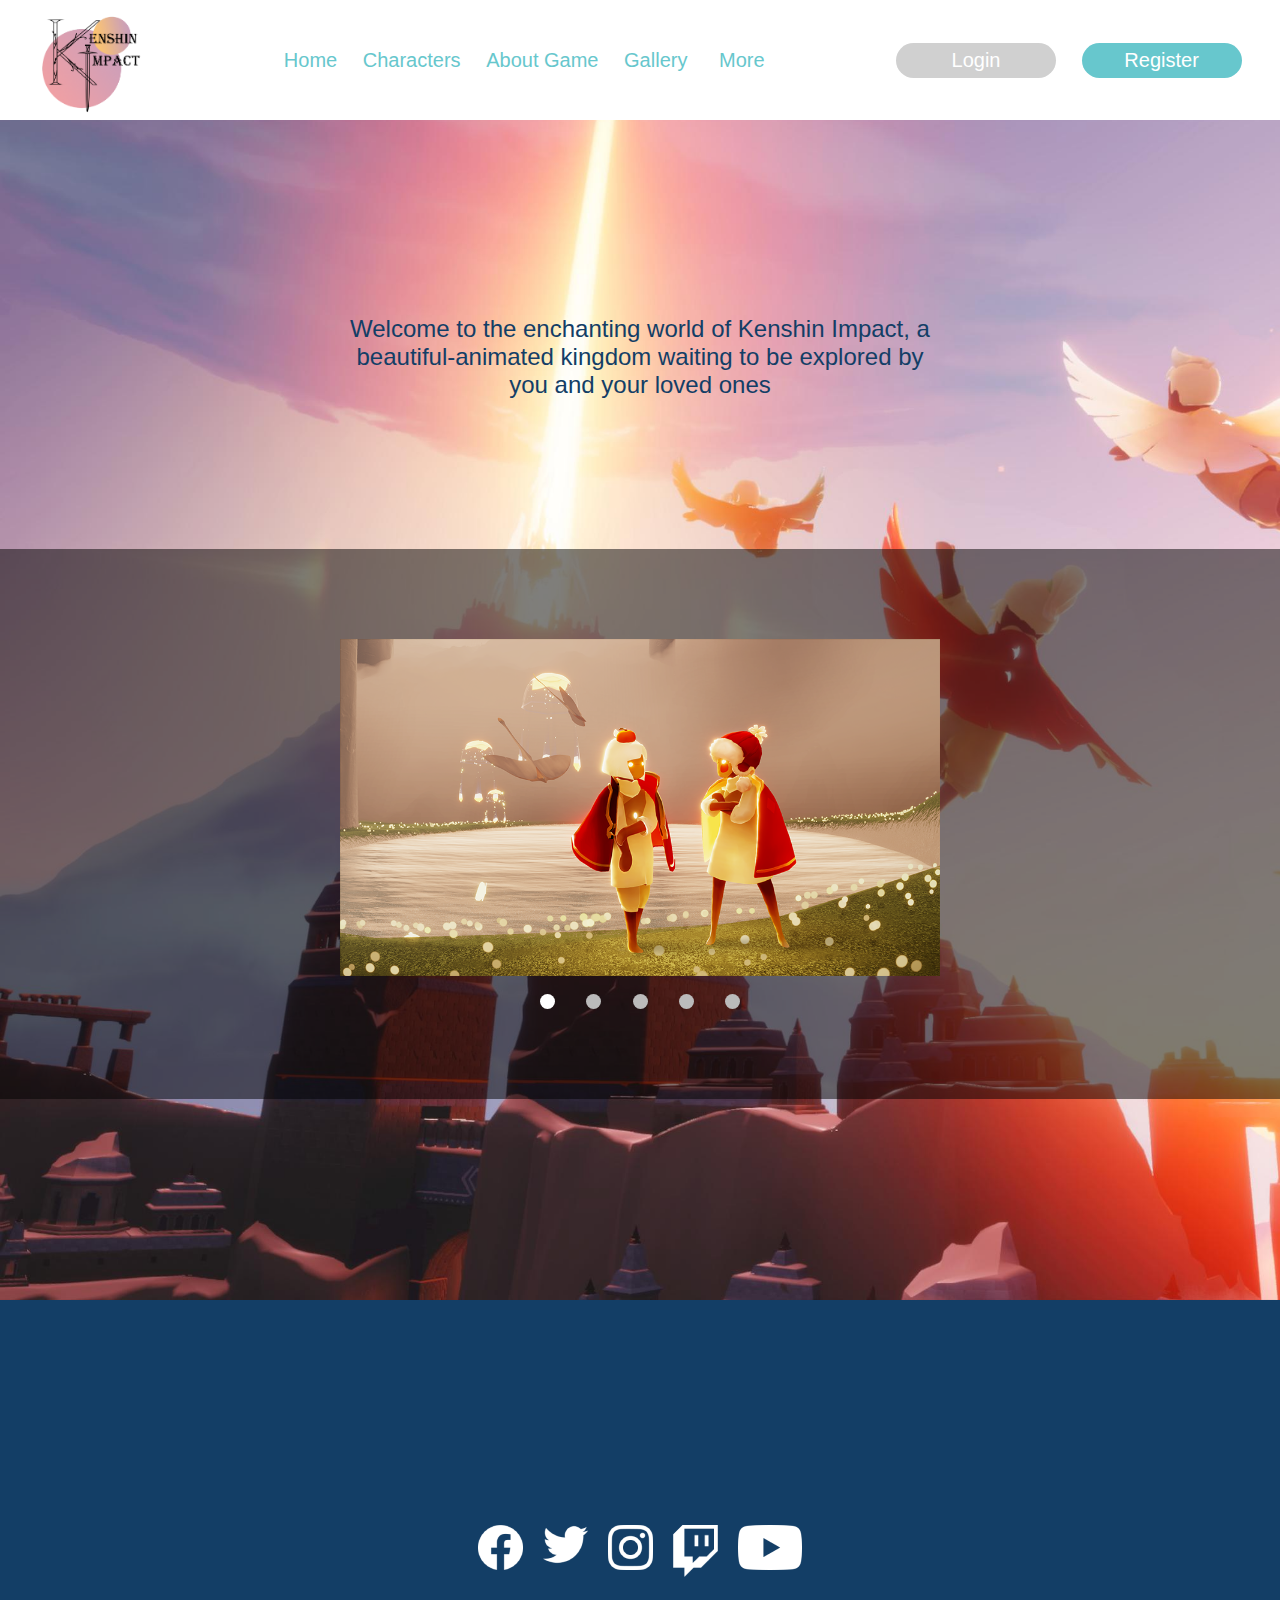
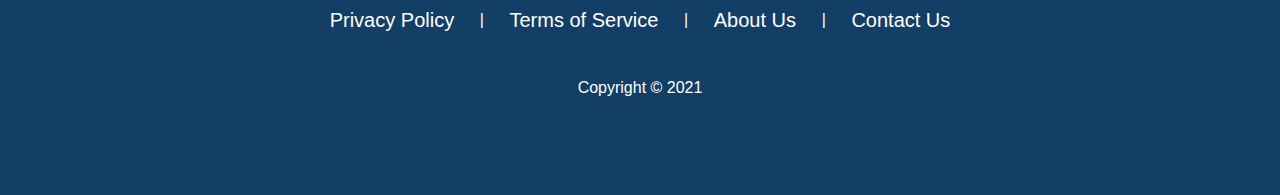
<file: index.html>
<!DOCTYPE html>
<html lang="en">
<head>
    <meta charset="UTF-8">
    <meta http-equiv="X-UA-Compatible" content="IE=edge">
    <meta name="viewport" content="width=device-width, initial-scale=1.0">
    <title>Kenshin Impact</title>
    <link rel="stylesheet" href="style.css">
    <link rel="icon" href="./Asset/Logo_-_1.png">
    <script src="jquery-3.6.0.js"></script>
</head>
<body>
    <div id = "header">
        <div id ="logo">
            <img src="./Asset/Logo_-_1.png" alt="">
        </div>
        <div class = "navbar">
            <a href="./index.html">Home</a>
            <a href="./character.html">Characters</a>
            <a href="./aboutGame.html">About Game</a>
            <a href="./gallery.html">Gallery</a>
            <div class="dropdown">
                <button id="More" onclick ="myFunction()" class="drop">More</button>
                <div id="myDropdown" class = "dropdown-content">
                    <a href="./latest.html">Latest</a>
                    <a href="./info.html">Info</a>
                    <a href="./update.html">Update</a>
                    <a href="./event.html">Events</a>
                </div>
            </div>
        </div>
        <div class = "reg">
            <div id ='log'>
                <a href="./login.html">Login</a>
            </div>
            <div id = "Register">
                <a href="./register.html">Register</a>
            </div>
        </div>
    </div>
    <div id = "content">
        
        <div id = "content-text">
            <p>
                Welcome to the enchanting world of Kenshin Impact, a beautiful-animated kingdom waiting to be explored by you and your loved ones
            </p>
        </div>
        
        <div id="ImageSlider">
            <div class="slideshow-container">
                <div class="mySlides fade">
                  <img src="./Asset/Fortune_Cape_Wool_Hat_SMALL_6c43da49ec.png" style="width: 100%">
                </div>
                
                <div class="mySlides fade">
                  <img src="./Asset/screen-15.jpg" style="width:100%">
                </div>
                
                <div class="mySlides fade">
                  <img src="./Asset/screen-16.jpg" style="width:100%">
                </div>

                <div class="mySlides fade">
                    <img src="./Asset/screen-17.jpg" style="width:100%">
                </div>

                <div class="mySlides fade">
                    <img src="./Asset/screen-18.jpg" style="width:100%">
                </div>
                <br>
                <div id="slide">
                  <span class="dot" onclick="currentSlide(1)"></span> 
                  <span class="dot" onclick="currentSlide(2)"></span> 
                  <span class="dot" onclick="currentSlide(3)"></span>
                  <span class="dot" onclick="currentSlide(4)"></span>
                  <span class="dot" onclick="currentSlide(5)"></span>
                </div>
            </div>
        </div>
    </div>

    <div id="footer">
        <div id="link">
            <a href="http://facebook.com/cindy.natasya.9883">
                <img src="./Asset/facebook.png" alt="">
            </a>
            <a href="https://twitter.com/Cindynatasya19">
                <img src="./Asset/twitter.png" alt="">
            </a>
            <a href="http://instagram.com/cnpvrs11/">
                <img src="./Asset/instagram.png" alt="">
            </a>
            <a href="http://twitch.com">
                <img src="./Asset/twitch.png" alt="">
            </a>
            <a href="http://www.youtube.com/channel/UCuiY-HRkQZcC7AYAsBxR7NA">
                <img src="./Asset/youtube.png" alt="">
            </a>
        </div>
        <br>
        <div class = "footerbar">
            <a href="./privacyPolicy.html">Privacy Policy</a>
            <p>|</p>
            <a href="./terms.html">Terms of Service</a>
            <p>|</p>
            <a href="./aboutUs.html">About Us</a>
            <p>|</p>
            <a href="./contactUs.html">Contact Us</a>
        </div>
        <br>
        <div id="cp">
            <p>Copyright © 2021</p>
        </div>
    </div>
    <script src="script.js"></script>
</body>
</html>
</file>
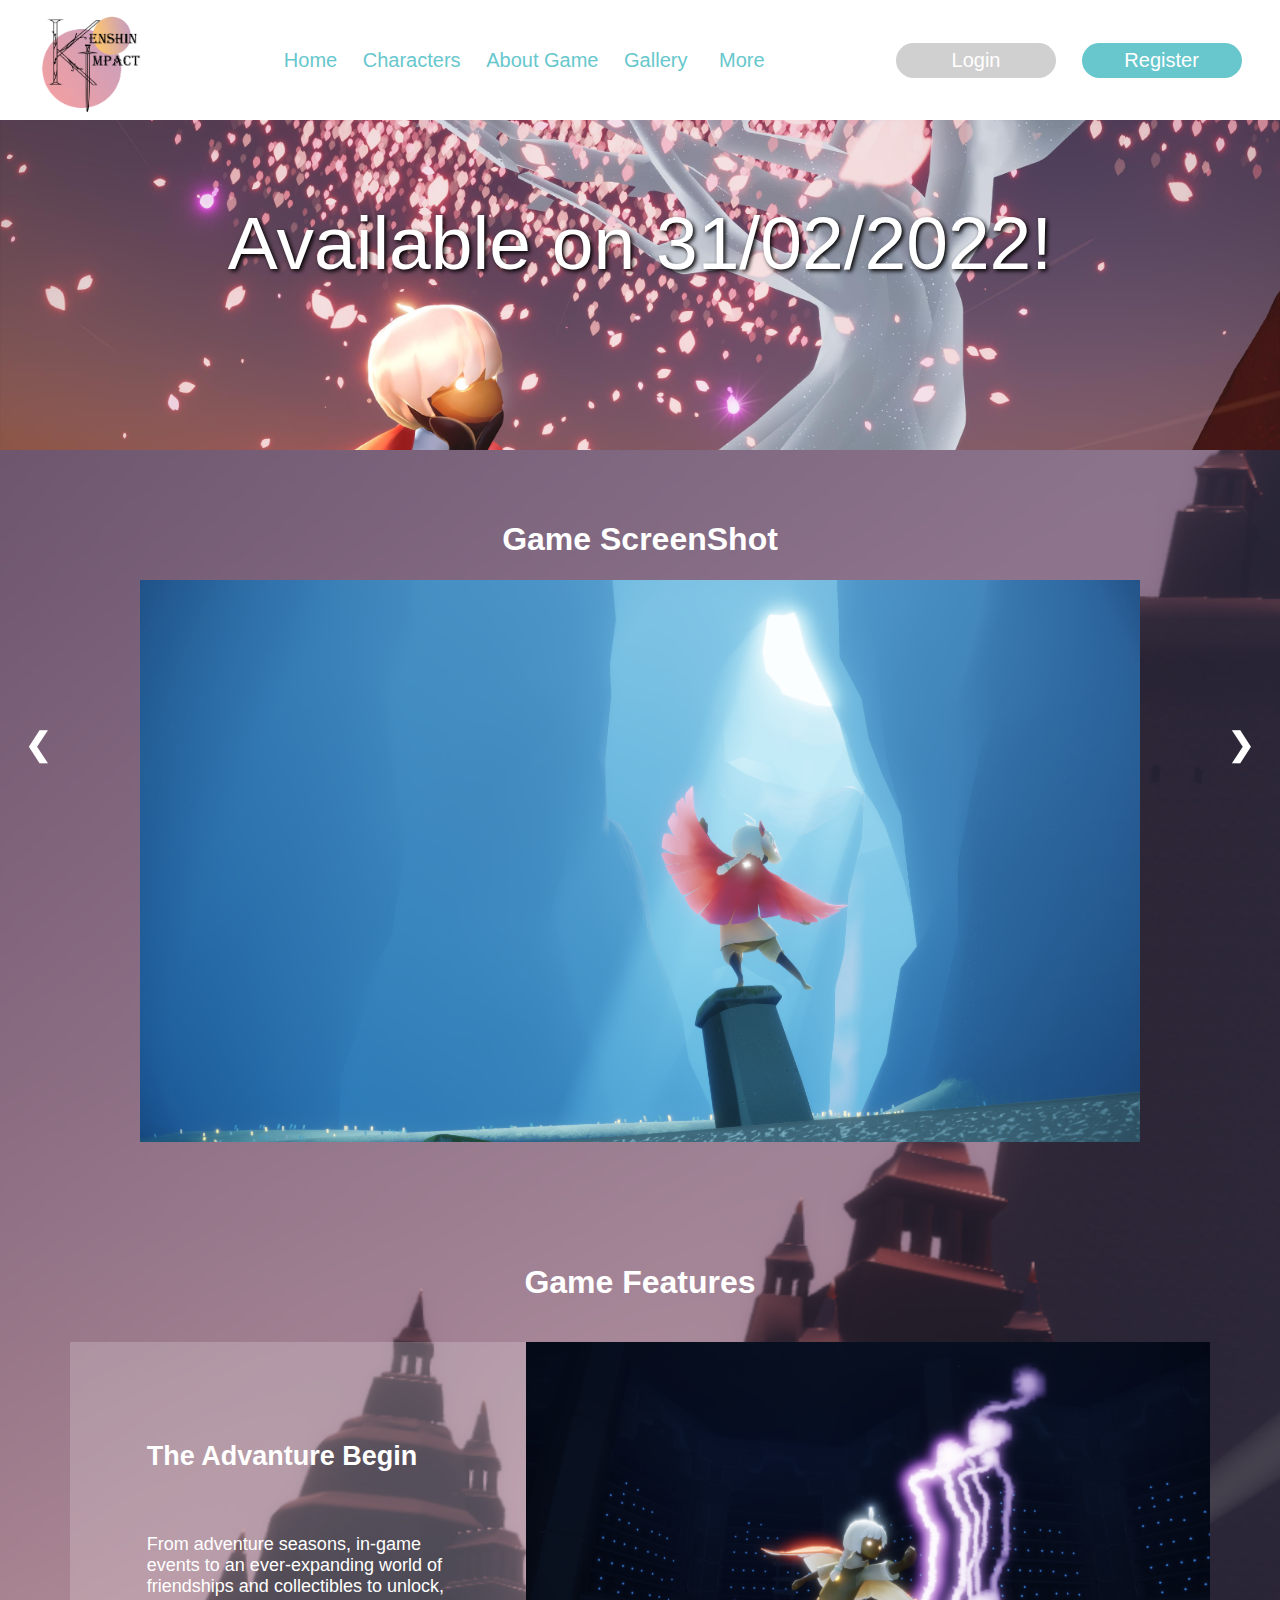
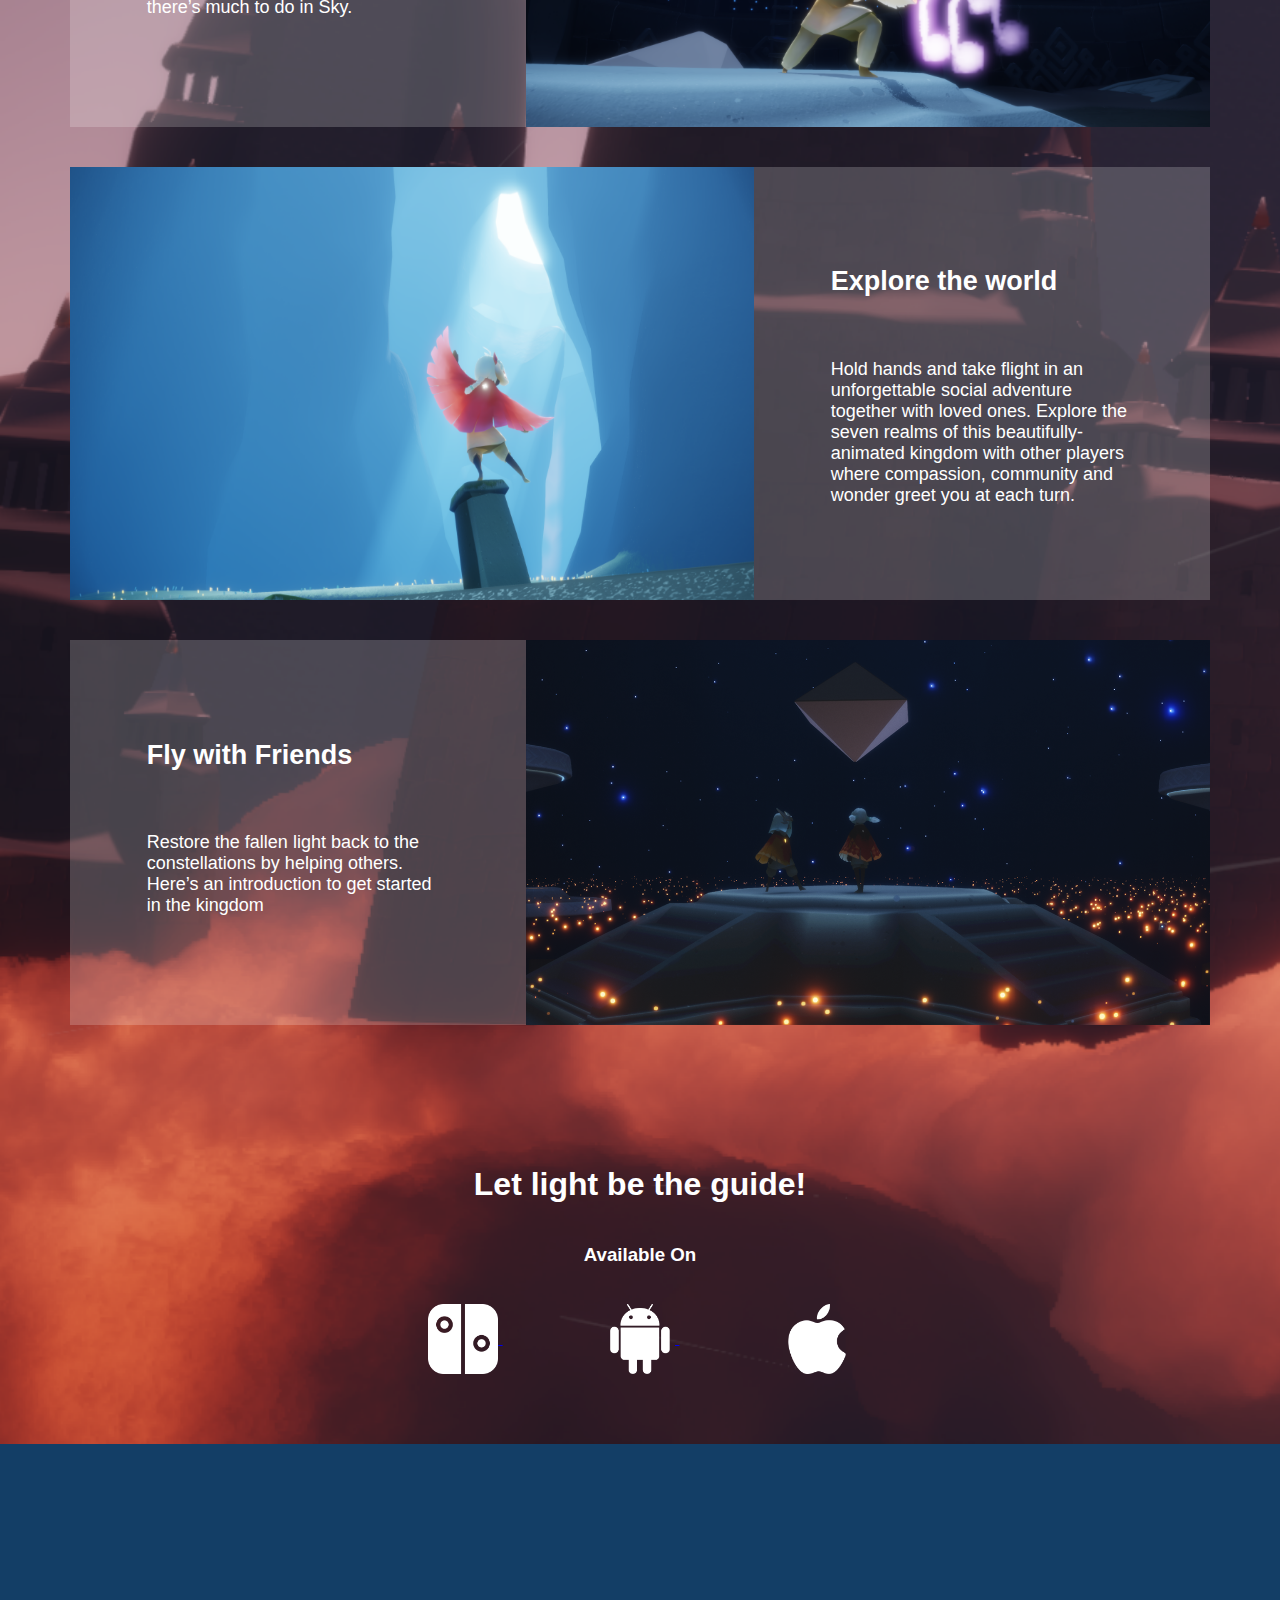
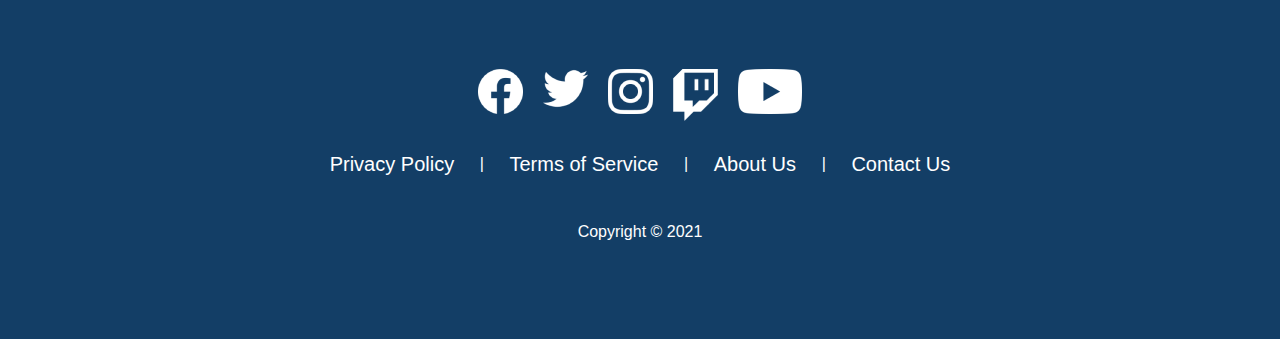
<file: aboutGame.html>
<!DOCTYPE html>
<html lang="en">
<head>
    <meta charset="UTF-8">
    <meta http-equiv="X-UA-Compatible" content="IE=edge">
    <meta name="viewport" content="width=device-width, initial-scale=1.0">
    <title>About Game</title>
    <link rel="stylesheet" href="style.css">
    <link rel="icon" href="./Asset/Logo_-_1.png">
</head>
<body>
    <div id = "header">
        <div id ="logo">
            <img src="./Asset/Logo_-_1.png" alt="">
        </div>
        <div class = "navbar">
            <a href="./index.html">Home</a>
            <a href="./character.html">Characters</a>
            <a href="./aboutGame.html">About Game</a>
            <a href="./gallery.html">Gallery</a>
            <div class="dropdown">
                <button id="More" onclick ="myFunction()" class="drop">More</button>
                <div id="myDropdown" class = "dropdown-content">
                    <a href="./latest.html">Latest</a>
                    <a href="./info.html">Info</a>
                    <a href="./update.html">Update</a>
                    <a href="./event.html">Events</a>
                </div>
            </div>
        </div>
        <div class = "reg">
            <div id ='log'>
                <a href="./login.html">Login</a>
            </div>
            <div id = "Register">
                <a href="./register.html">Register</a>
            </div>
        </div>
    </div>
    <div id = "contentAG">
        <div id="welcome">
            <p>Available on 31/02/2022!</p>
        </div>
        <div id="gameSS">
            <h1>Game ScreenShot</h1>
            <div class="slideshow-containerAG">

                <div class="mySlides_AG">
                  <img src="./Asset/About Game/Features002.png" style="width:100%">
                </div>
                
                <div class="mySlides_AG">
                  <img src="./Asset/About Game/Forest004.png" style="width:100%">
                </div>
                
                <div class="mySlides_AG">
                  <img src="./Asset/About Game/Forest009.png" style="width:100%">
                </div>
                
                <a class="prevAG" onclick="plusSlides(-1)">&#10094;</a>
                <a class="nextAG" onclick="plusSlides(1)">&#10095;</a>
                
            </div>
                
        </div>
        <div id="gameFeature">
            <h1>Game Features</h1>
            <div id="gf">
                <div id="text">
                    <h2>The Advanture Begin</h2>
                    <br>
                    <p>From adventure seasons, in-game events to an ever-expanding world of friendships and collectibles to unlock, there’s much to do in Sky.</p>
                </div>
                <img src="./Asset/About Game/Features001.png" alt="">
            </div>
            <div id="gf">
                <img src="./Asset/About Game/Features002.png" alt="">
                <div id="text">
                    <h2>Explore the world</h2>
                    <br>
                    <p>Hold hands and take flight in an unforgettable social adventure together with loved ones. Explore the seven realms of this beautifully-animated kingdom with other players where compassion, community and wonder greet you at each turn.</p>
                </div>
            </div>
            <div id="gf">
                <div id="text">
                    <h2>Fly with Friends</h2>
                    <br>
                    <p>Restore the fallen light back to the constellations by helping others. Here’s an introduction to get started in the kingdom</p>
                </div>
                <img src="./Asset/About Game/Features003.png" alt="">
            </div>
        </div>
        <div id="gameAv">
            <h1>Let light be the guide!</h1>
            <h3>Available On</h3>
            <div id="compability">
                <a href="https://www.nintendo.com/games/">
                    <img src="./Asset/About Game/nintendo-switch 1.png" alt="">
                </a>
                <a href="https://play.google.com/store">
                    <img src="./Asset/About Game/android-logo 1.png" alt="">
                </a>
                <a href="https://www.apple.com/id/app-store/">
                    <img src="./Asset/About Game/apple 1.png" alt="">
                </a>
            </div>
        </div>
        
    </div>

    <div id="footer">
        <div id="link">
            <a href="http://facebook.com/cindy.natasya.9883">
                <img src="./Asset/facebook.png" alt="">
            </a>
            <a href="https://twitter.com/Cindynatasya19">
                <img src="./Asset/twitter.png" alt="">
            </a>
            <a href="http://instagram.com/cnpvrs11/">
                <img src="./Asset/instagram.png" alt="">
            </a>
            <a href="http://twitch.com">
                <img src="./Asset/twitch.png" alt="">
            </a>
            <a href="http://www.youtube.com/channel/UCuiY-HRkQZcC7AYAsBxR7NA">
                <img src="./Asset/youtube.png" alt="">
            </a>
        </div>
        <br>
        <div class = "footerbar">
            <a href="./privacyPolicy.html">Privacy Policy</a>
            <p>|</p>
            <a href="./terms.html">Terms of Service</a>
            <p>|</p>
            <a href="./aboutUs.html">About Us</a>
            <p>|</p>
            <a href="./contactUs.html">Contact Us</a>
        </div>
        <br>
        <div id="cp">
            <p>Copyright © 2021</p>
        </div>
    </div>
    <script src="./aboutGameJS.js"></script>
</body>
</html>
</file>
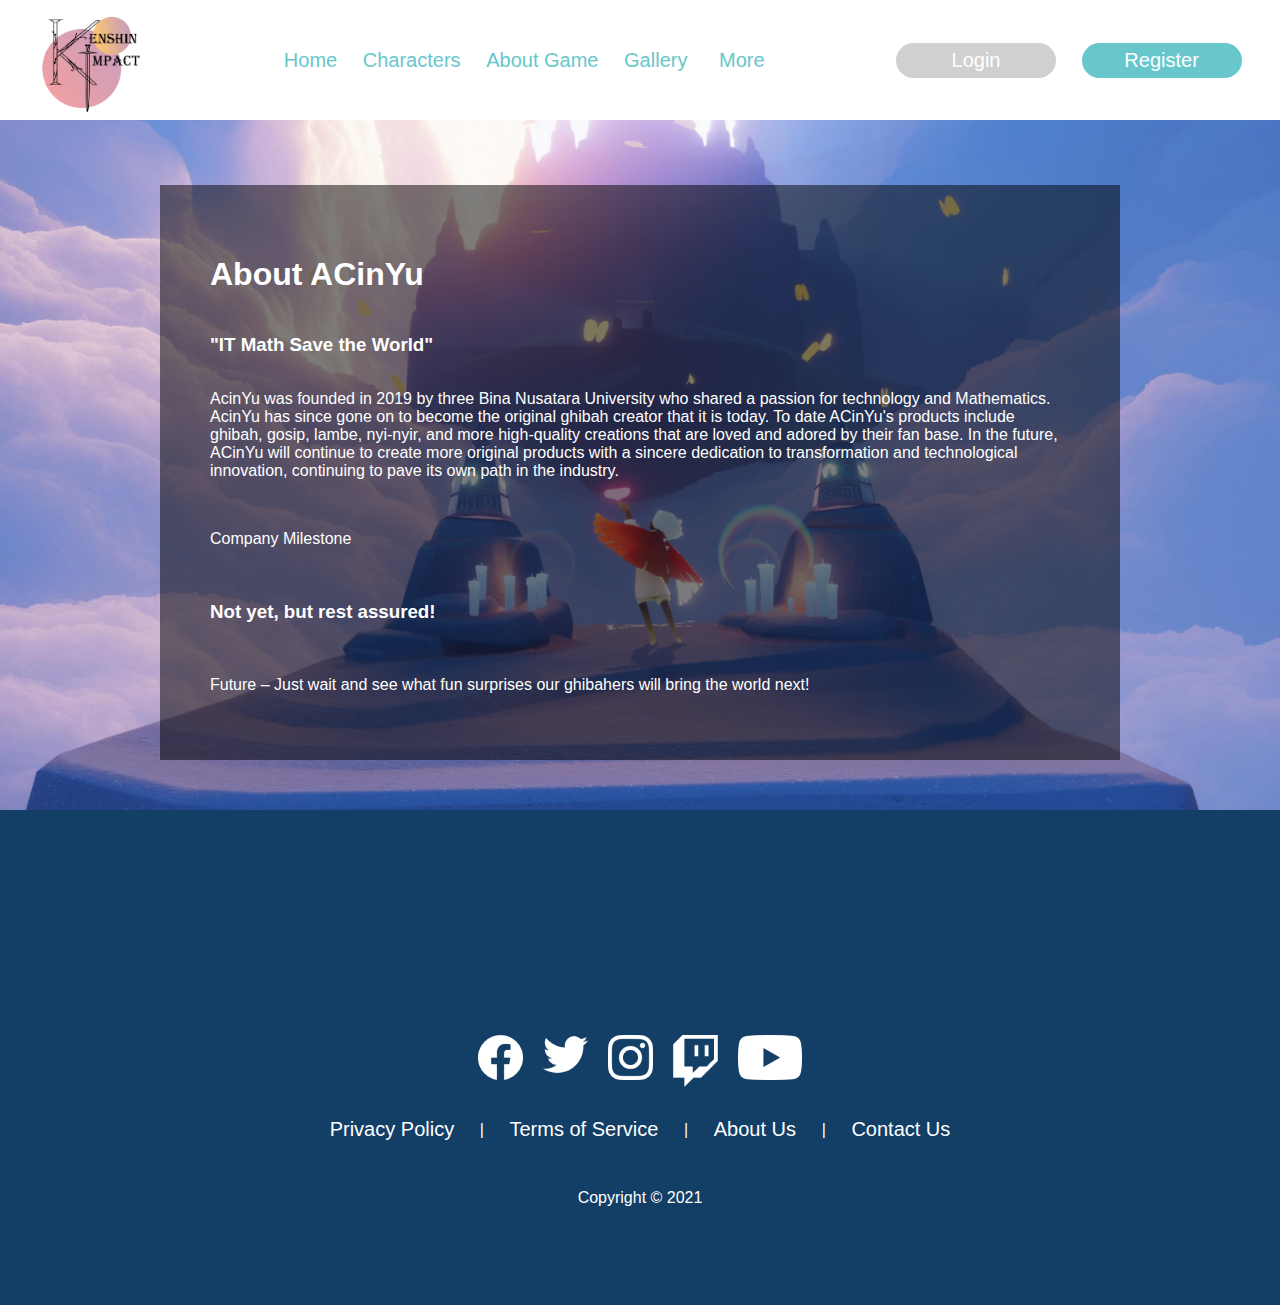
<file: aboutUs.html>
<!DOCTYPE html>
<html lang="en">
<head>
    <meta charset="UTF-8">
    <meta http-equiv="X-UA-Compatible" content="IE=edge">
    <meta name="viewport" content="width=device-width, initial-scale=1.0">
    <title>About Us</title>
    <link rel="stylesheet" href="style.css">
    <link rel="icon" href="./Asset/Logo_-_1.png">
    <script src="script.js"></script>
</head>
<body>
    <div id = "header">
        <div id ="logo">
            <img src="./Asset/Logo_-_1.png" alt="">
        </div>
        <div class = "navbar">
            <a href="./index.html">Home</a>
            <a href="./character.html">Characters</a>
            <a href="./aboutGame.html">About Game</a>
            <a href="./gallery.html">Gallery</a>
            <div class="dropdown">
                <button id="More" onclick ="myFunction()" class="drop">More</button>
                <div id="myDropdown" class = "dropdown-content">
                    <a href="./latest.html">Latest</a>
                    <a href="./info.html">Info</a>
                    <a href="./update.html">Update</a>
                    <a href="./event.html">Events</a>
                </div>
            </div>
        </div>
        <div class = "reg">
            <div id ='log'>
                <a href="./login.html">Login</a>
            </div>
            <div id = "Register">
                <a href="./register.html">Register</a>
            </div>
        </div>
    </div>
    <div class="contentFt" id = "contentAU">
        <div id="contentFooter">
            <h1>About ACinYu</h1>
            <h3>"IT Math Save the World"</h3>
            <p>
                AcinYu was founded in 2019 by three Bina Nusatara University who shared a passion for technology and Mathematics. AcinYu has since gone on to become the original ghibah creator that it is today.
                To date ACinYu's products include ghibah, gosip, lambe, nyi-nyir, and more high-quality creations that are loved and adored by their fan base.
                In the future, ACinYu will continue to create more original products with a sincere dedication to transformation and technological innovation, continuing to pave its own path in the industry. 
            </p>
            <br>
            <p>Company Milestone</p>
            <br>
            <h3>
                Not yet, but rest assured!
            </h3>
            <br>
            <p>Future – Just wait and see what fun surprises our ghibahers will bring the world next!</p>
        </div>
    </div>

    <div id="footer">
        <div id="link">
            <a href="http://facebook.com/cindy.natasya.9883">
                <img src="./Asset/facebook.png" alt="">
            </a>
            <a href="https://twitter.com/Cindynatasya19">
                <img src="./Asset/twitter.png" alt="">
            </a>
            <a href="http://instagram.com/cnpvrs11/">
                <img src="./Asset/instagram.png" alt="">
            </a>
            <a href="http://twitch.com">
                <img src="./Asset/twitch.png" alt="">
            </a>
            <a href="http://www.youtube.com/channel/UCuiY-HRkQZcC7AYAsBxR7NA">
                <img src="./Asset/youtube.png" alt="">
            </a>
        </div>
        <br>
        <div class = "footerbar">
            <a href="./privacyPolicy.html">Privacy Policy</a>
            <p>|</p>
            <a href="./terms.html">Terms of Service</a>
            <p>|</p>
            <a href="./aboutUs.html">About Us</a>
            <p>|</p>
            <a href="./contactUs.html">Contact Us</a>
        </div>
        <br>
        <div id="cp">
            <p>Copyright © 2021</p>
        </div>
    </div>
</body>
</html>
</file>
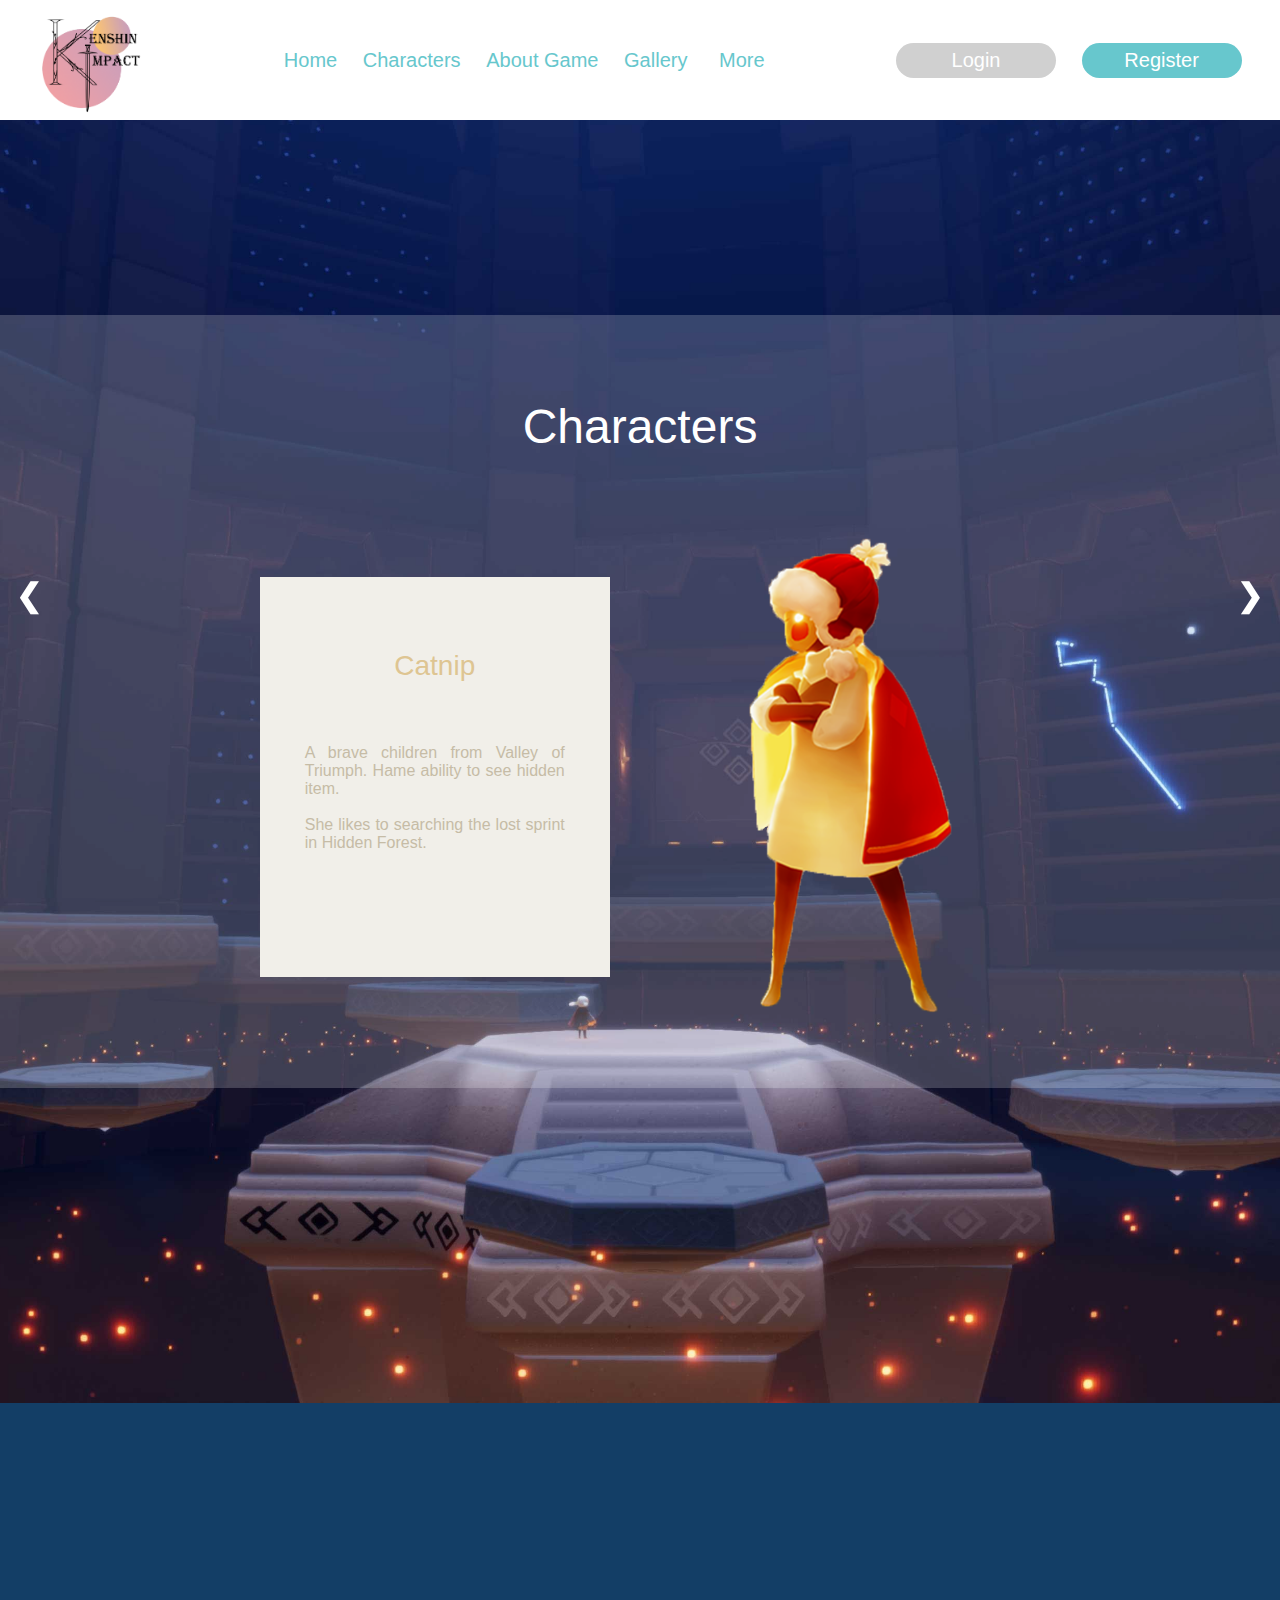
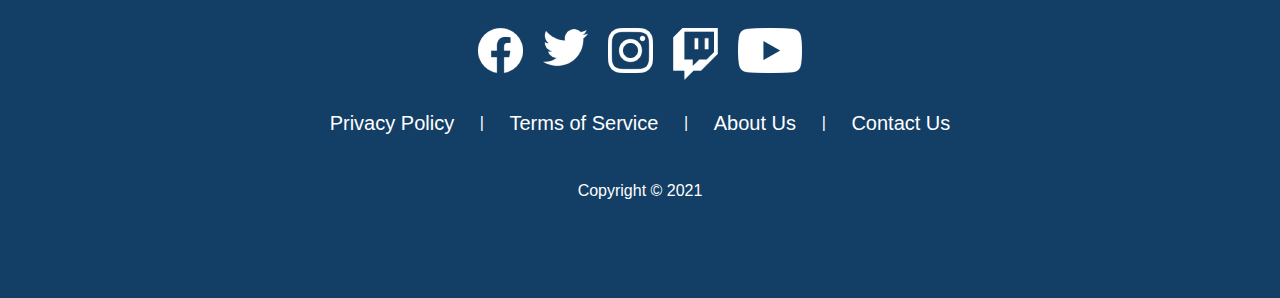
<file: character.html>
<!DOCTYPE html>
<html lang="en">
<head>
    <meta charset="UTF-8">
    <meta http-equiv="X-UA-Compatible" content="IE=edge">
    <meta name="viewport" content="width=device-width, initial-scale=1.0">
    <title>Characters</title>
    <link rel="stylesheet" href="style.css">
    <link rel="icon" href="./Asset/Logo_-_1.png">
</head>
<body>
    <div id = "header">
        <div id ="logo">
            <img src="./Asset/Logo_-_1.png" alt="">
        </div>
        <div class = "navbar">
            <a href="./index.html">Home</a>
            <a href="./character.html">Characters</a>
            <a href="./aboutGame.html">About Game</a>
            <a href="./gallery.html">Gallery</a>
            <div class="dropdown">
                <button id="More" onclick ="myFunction()" class="drop">More</button>
                <div id="myDropdown" class = "dropdown-content">
                    <a href="./latest.html">Latest</a>
                    <a href="./info.html">Info</a>
                    <a href="./update.html">Update</a>
                    <a href="./event.html">Events</a>
                </div>
            </div>
        </div>
        <div class = "reg">
            <div id ='log'>
                <a href="./login.html">Login</a>
            </div>
            <div id = "Register">
                <a href="./register.html">Register</a>
            </div>
        </div>
    </div>
    <div class="content-character">
        <div class="char-div">
            <p id="char-title">Characters</p>
            <div class="slideshow-char">
                <div class= "char-box fade">
        
                    <div class="textbox">
                        <p id="char-name">Catnip</p>
                        <br>
                        <p>A brave children from Valley of Triumph. Hame ability to see hidden item. <br><br> She likes to searching the lost sprint in Hidden Forest.</p>
                        
                    </div>
                    <div class="char-img">
                        <img src="./Asset/Character/Character-2.png" alt="">
                    </div>
                    
                </div>

                <div class= "char-box fade">
                
                    <div class="textbox">
                        <p id="char-name">Lebron</p>
                        <br>
                        <p>The king valley of Triumph. <br> He is a wise and generous leader. <br><br> He love to telling the legend story of Valley of Triumph to every children.</p>
                        
                    </div>
                    <div class="char-img">
                        <img src="./Asset/Character/Character-1.png" alt="">
                    </div>
                    
                </div>
                <div class= "char-box fade">
                
                    <div class="textbox">
                        <p id="char-name">Lin Hua</p>
                        <br>
                        <p>A princess from Liyue dinasty. Born with magical power that able to controling fire element. <br><br> Talking with stranger is her weakness, but she always ready for challenging task.</p>
                        
                    </div>
                    <div class="char-img">
                        <img src="./Asset/Character/Character-3.png" alt="">
                    </div>
                    
                </div> 
                <div class= "char-box fade">
                
                    <div class="textbox">
                        <p id="char-name">Linux</p>
                        <br>
                        <p>A villager boy from Valley of Dream. <br>He really smart and creative. <br><br>His dream is to be the king of Valley of Dream and married with princess Lin Hua.</p>
                        
                    </div>
                    <div class="char-img">
                        <img src="./Asset/Character/Character-4.png" alt="">
                    </div>
                    
                </div>   
                <!-- Next and previous buttons -->
            </div>
            <a class="prev" onclick="plusSlides(-1)">&#10094;</a>
            <a class="next" onclick="plusSlides(1)">&#10095;</a>
        </div>
        
    
    </div>
    <div id="footer">
        <div id="link">
            <a href="http://facebook.com/cindy.natasya.9883">
                <img src="./Asset/facebook.png" alt="">
            </a>
            <a href="https://twitter.com/Cindynatasya19">
                <img src="./Asset/twitter.png" alt="">
            </a>
            <a href="http://instagram.com/cnpvrs11/">
                <img src="./Asset/instagram.png" alt="">
            </a>
            <a href="http://twitch.com">
                <img src="./Asset/twitch.png" alt="">
            </a>
            <a href="http://www.youtube.com/channel/UCuiY-HRkQZcC7AYAsBxR7NA">
                <img src="./Asset/youtube.png" alt="">
            </a>
        </div>
        <br>
        <div class = "footerbar">
            <a href="./privacyPolicy.html">Privacy Policy</a>
            <p>|</p>
            <a href="./terms.html">Terms of Service</a>
            <p>|</p>
            <a href="./aboutUs.html">About Us</a>
            <p>|</p>
            <a href="./contactUs.html">Contact Us</a>
        </div>
        <br>
        <div id="cp">
            <p>Copyright © 2021</p>
        </div>
    </div>
    <script src="./characterJS.js"></script>
</body>
</html>
</file>
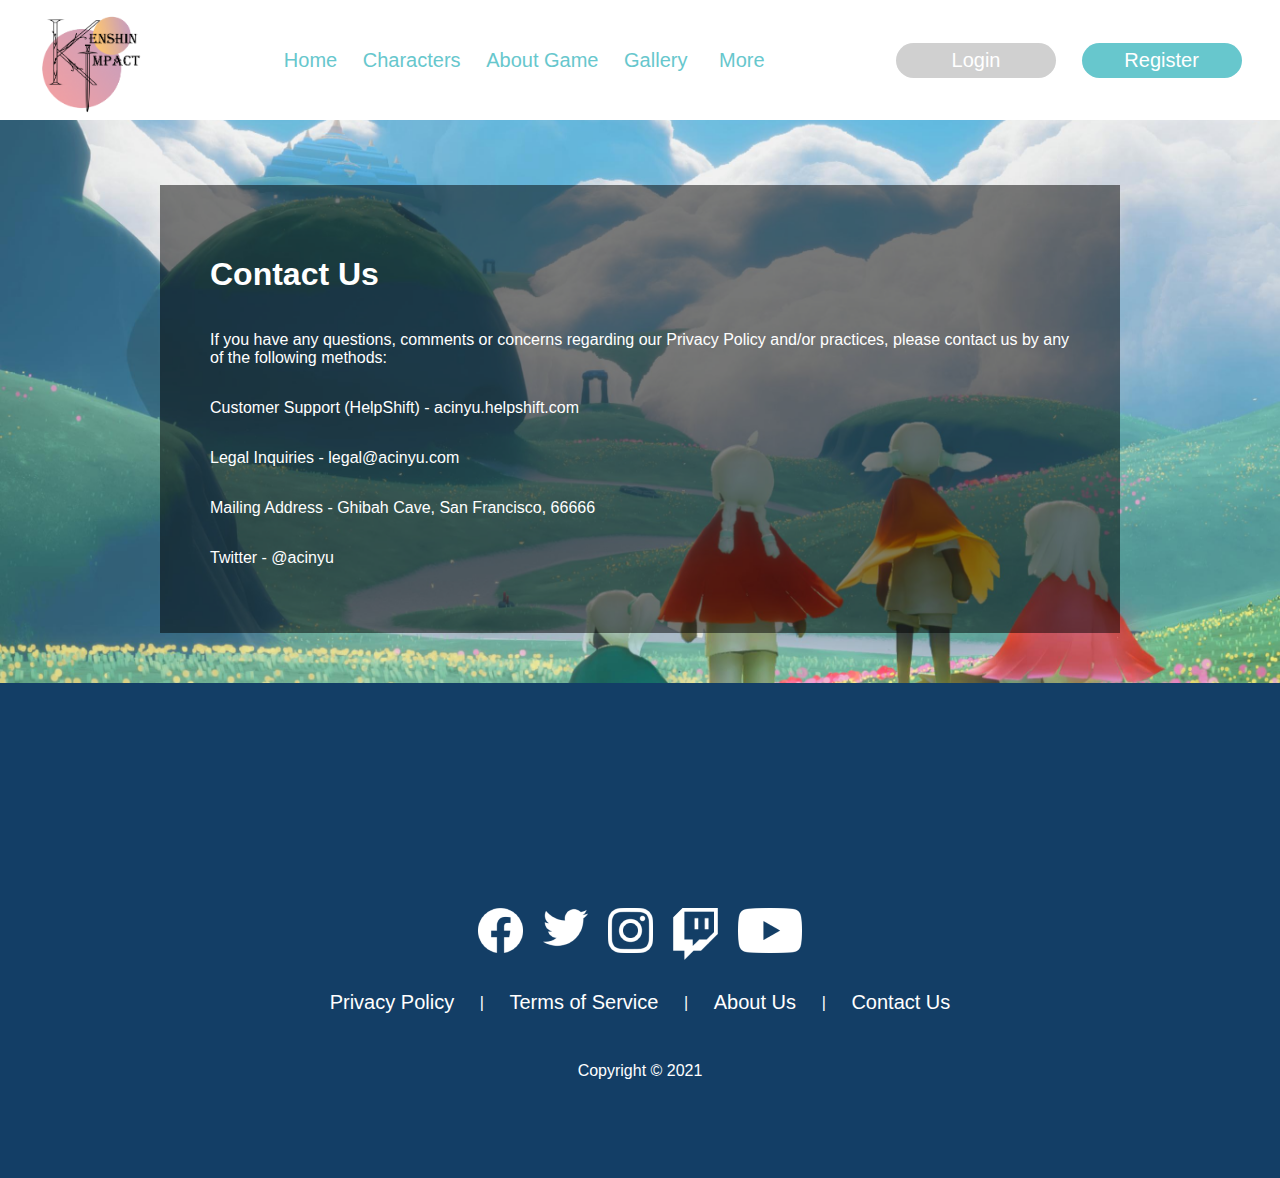
<file: contactUs.html>
<!DOCTYPE html>
<html lang="en">
<head>
    <meta charset="UTF-8">
    <meta http-equiv="X-UA-Compatible" content="IE=edge">
    <meta name="viewport" content="width=device-width, initial-scale=1.0">
    <title>Contact Us</title>
    <link rel="stylesheet" href="style.css">
    <link rel="icon" href="./Asset/Logo_-_1.png">
    <script src="script.js"></script>
</head>
<body>
    <div id = "header">
        <div id ="logo">
            <img src="./Asset/Logo_-_1.png" alt="">
        </div>
        <div class = "navbar">
            <a href="./index.html">Home</a>
            <a href="./character.html">Characters</a>
            <a href="./aboutGame.html">About Game</a>
            <a href="./gallery.html">Gallery</a>
            <div class="dropdown">
                <button id="More" onclick ="myFunction()" class="drop">More</button>
                <div id="myDropdown" class = "dropdown-content">
                    <a href="./latest.html">Latest</a>
                    <a href="./info.html">Info</a>
                    <a href="./update.html">Update</a>
                    <a href="./event.html">Events</a>
                </div>
            </div>
        </div>
        <div class = "reg">
            <div id ='log'>
                <a href="./login.html">Login</a>
            </div>
            <div id = "Register">
                <a href="./register.html">Register</a>
            </div>
        </div>
    </div>
    <div class="contentFt" id = "contentCU">
        <div id="contentFooter">
            <h1>Contact Us</h1>
            <p>                
                If you have any questions, comments or concerns regarding our Privacy Policy and/or practices, please contact us by any of the following methods:
            </p>
            <p>Customer Support (HelpShift) - acinyu.helpshift.com</p>
            <p>Legal Inquiries - legal@acinyu.com</p>
            <p>Mailing Address - Ghibah Cave, San Francisco, 66666</p>
            <p>Twitter - @acinyu</p>
        </div>
        
    </div>

    <div id="footer">
        <div id="link">
            <a href="http://facebook.com/cindy.natasya.9883">
                <img src="./Asset/facebook.png" alt="">
            </a>
            <a href="https://twitter.com/Cindynatasya19">
                <img src="./Asset/twitter.png" alt="">
            </a>
            <a href="http://instagram.com/cnpvrs11/">
                <img src="./Asset/instagram.png" alt="">
            </a>
            <a href="http://twitch.com">
                <img src="./Asset/twitch.png" alt="">
            </a>
            <a href="http://www.youtube.com/channel/UCuiY-HRkQZcC7AYAsBxR7NA">
                <img src="./Asset/youtube.png" alt="">
            </a>
        </div>
        <br>
        <div class = "footerbar">
            <a href="./privacyPolicy.html">Privacy Policy</a>
            <p>|</p>
            <a href="./terms.html">Terms of Service</a>
            <p>|</p>
            <a href="./aboutUs.html">About Us</a>
            <p>|</p>
            <a href="./contactUs.html">Contact Us</a>
        </div>
        <br>
        <div id="cp">
            <p>Copyright © 2021</p>
        </div>
    </div>
</body>
</html>
</file>
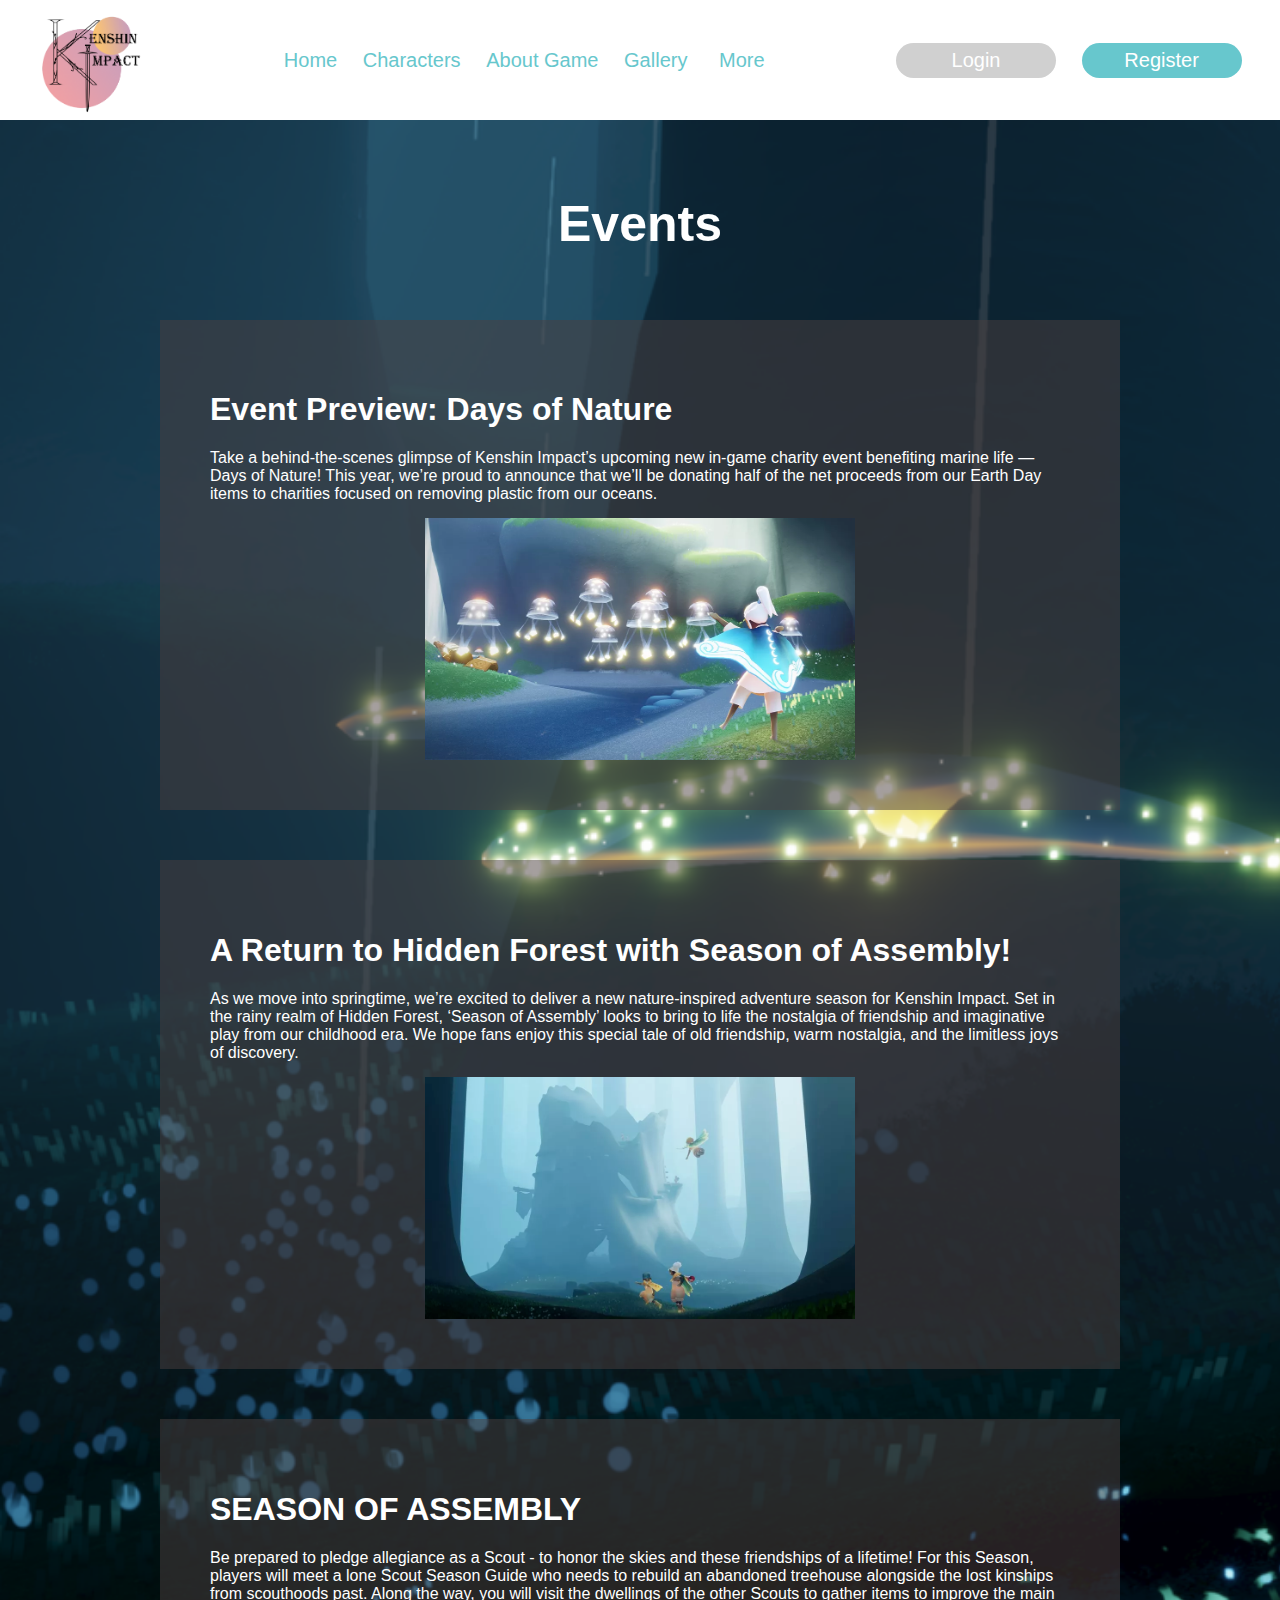
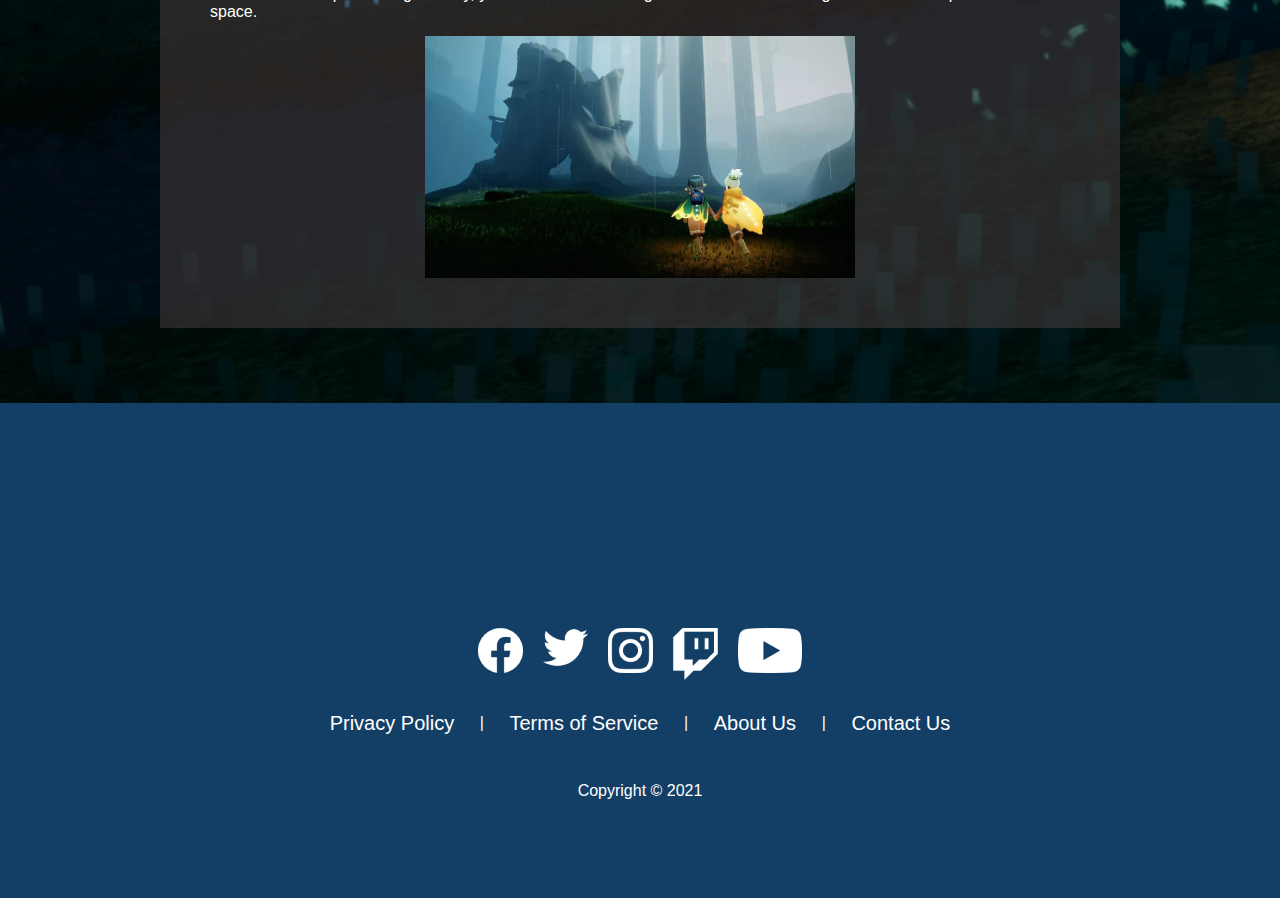
<file: event.html>
<!DOCTYPE html>
<html lang="en">
<head>
    <meta charset="UTF-8">
    <meta http-equiv="X-UA-Compatible" content="IE=edge">
    <meta name="viewport" content="width=device-width, initial-scale=1.0">
    <title>Events</title>
    <link rel="stylesheet" href="style.css">
    <link rel="icon" href="./Asset/Logo_-_1.png">
    <script src="script.js"></script>
</head>
<body>
    <div id = "header">
        <div id ="logo">
            <img src="./Asset/Logo_-_1.png" alt="">
        </div>
        <div class = "navbar">
            <a href="./index.html">Home</a>
            <a href="./character.html">Characters</a>
            <a href="./aboutGame.html">About Game</a>
            <a href="./gallery.html">Gallery</a>
            <div class="dropdown">
                <button id="More" onclick ="myFunction()" class="drop">More</button>
                <div id="myDropdown" class = "dropdown-content">
                    <a href="./latest.html">Latest</a>
                    <a href="./info.html">Info</a>
                    <a href="./update.html">Update</a>
                    <a href="./event.html">Events</a>
                </div>
            </div>
        </div>
        <div class = "reg">
            <div id ='log'>
                <a href="./login.html">Login</a>
            </div>
            <div id = "Register">
                <a href="./register.html">Register</a>
            </div>
        </div>
    </div>
    <div id = "contentEV">
        <h2 class="more_title">Events</h2>
        <div id="more">
            <div id="detail">
                <h1>Event Preview: Days of Nature</h1>
                <p>Take a behind-the-scenes glimpse of Kenshin Impact’s upcoming new in-game charity event benefiting marine life — Days of Nature! This year, we’re proud to announce that we’ll be donating half of the net proceeds from our Earth Day items to charities focused on removing plastic from our oceans.</p>
            </div>
            <div id="image">
                <img src="./Asset/Event/days_of_nature_blog_c91b2315e2.png" alt="">
            </div>
        </div>
        <div id="more">
            <div id="detail">
                <h1>A Return to Hidden Forest with Season of Assembly!</h1>
                <p>As we move into springtime, we’re excited to deliver a new nature-inspired adventure season for Kenshin Impact. Set in the rainy realm of Hidden Forest, ‘Season of Assembly’ looks to bring to life the nostalgia of friendship and imaginative play from our childhood era. We hope fans enjoy this special tale of old friendship, warm nostalgia, and the limitless joys of discovery.</p>
            </div>
            <div id="image">
                <img src="./Asset/Event/large_base_camp_friends_blank_aa9ac98463.png" alt="">
            </div>
            
        </div>
        <div id="more">
            <div id="detail">
                <h1>SEASON OF ASSEMBLY</h1>
                <p>Be prepared to pledge allegiance as a Scout - to honor the skies and these friendships of a lifetime! For this Season, players will meet a lone Scout Season Guide who needs to rebuild an abandoned treehouse alongside the lost kinships from scouthoods past. Along the way, you will visit the dwellings of the other Scouts to gather items to improve the main space.</p>
            </div>
            <div id="image">
                <img src="./Asset/Event/large_2kids_basecamp_blank_c983007362.png" alt="">
            </div>
        </div>
    </div>

    <div id="footer">
        <div id="link">
            <a href="http://facebook.com/cindy.natasya.9883">
                <img src="./Asset/facebook.png" alt="">
            </a>
            <a href="https://twitter.com/Cindynatasya19">
                <img src="./Asset/twitter.png" alt="">
            </a>
            <a href="http://instagram.com/cnpvrs11/">
                <img src="./Asset/instagram.png" alt="">
            </a>
            <a href="http://twitch.com">
                <img src="./Asset/twitch.png" alt="">
            </a>
            <a href="http://www.youtube.com/channel/UCuiY-HRkQZcC7AYAsBxR7NA">
                <img src="./Asset/youtube.png" alt="">
            </a>
        </div>
        <br>
        <div class = "footerbar">
            <a href="./privacyPolicy.html">Privacy Policy</a>
            <p>|</p>
            <a href="./terms.html">Terms of Service</a>
            <p>|</p>
            <a href="./aboutUs.html">About Us</a>
            <p>|</p>
            <a href="./contactUs.html">Contact Us</a>
        </div>
        <br>
        <div id="cp">
            <p>Copyright © 2021</p>
        </div>
    </div>
</body>
</html>
</file>
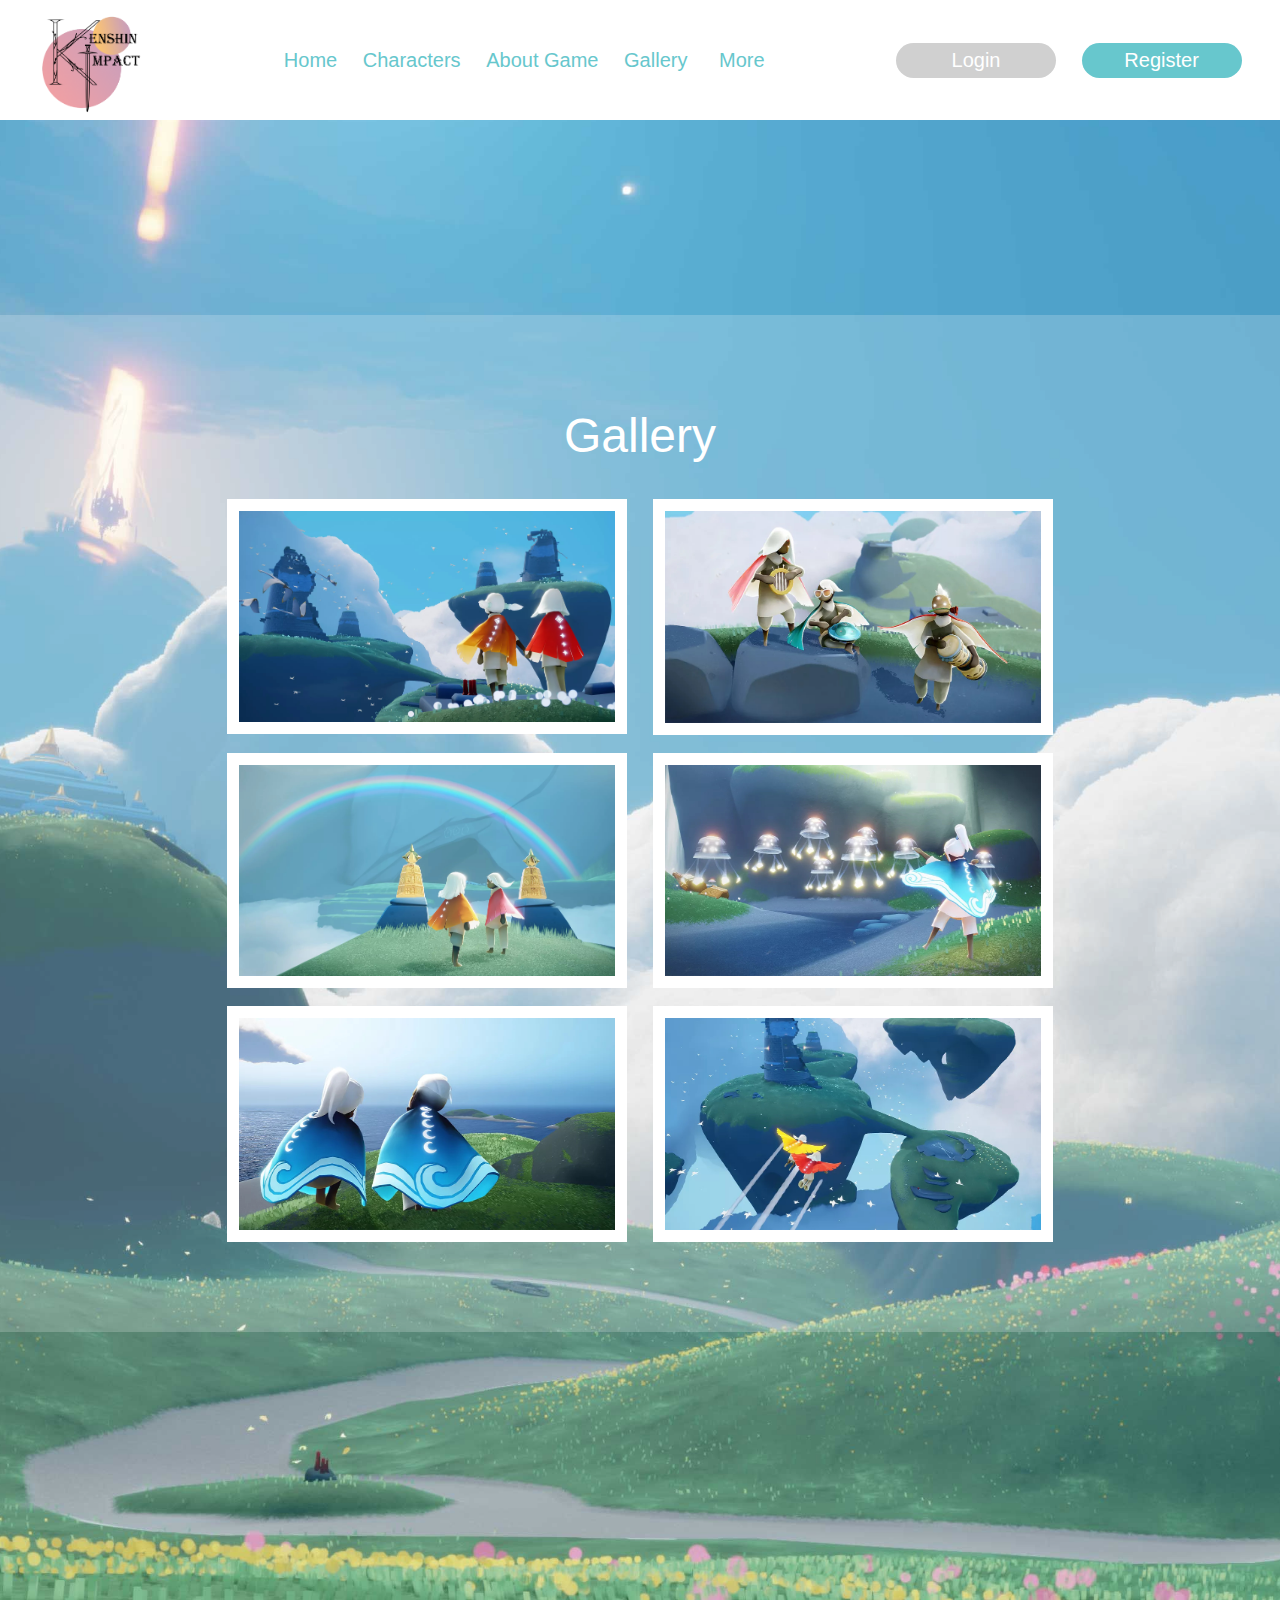
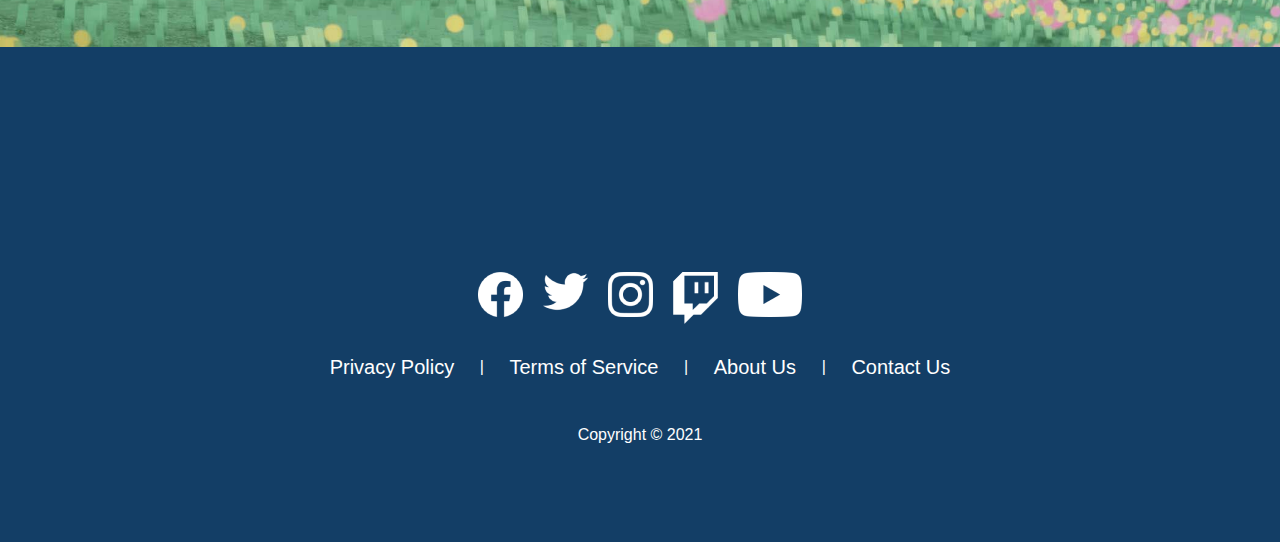
<file: gallery.html>
<!DOCTYPE html>
<html lang="en">
<head>
    <meta charset="UTF-8">
    <meta http-equiv="X-UA-Compatible" content="IE=edge">
    <meta name="viewport" content="width=device-width, initial-scale=1.0">
    <title>Gallery</title>
    <link rel="stylesheet" href="style.css">
    <link rel="icon" href="./Asset/Logo_-_1.png">
    <script src="script.js"></script>
</head>
<body>
    <div id = "header">
        <div id ="logo">
            <img src="./Asset/Logo_-_1.png" alt="">
        </div>
        <div class = "navbar">
            <a href="./index.html">Home</a>
            <a href="./character.html">Characters</a>
            <a href="./aboutGame.html">About Game</a>
            <a href="./gallery.html">Gallery</a>
            <div class="dropdown">
                <button id="More" onclick ="myFunction()" class="drop">More</button>
                <div id="myDropdown" class = "dropdown-content">
                    <a href="./latest.html">Latest</a>
                    <a href="./info.html">Info</a>
                    <a href="./update.html">Update</a>
                    <a href="./event.html">Events</a>
                </div>
            </div>
        </div>
        <div class = "reg">
            <div id ='log'>
                <a href="./login.html">Login</a>
            </div>
            <div id = "Register">
                <a href="./register.html">Register</a>
            </div>
        </div>
    </div>
    <div class = "content-gallery">
        
        <div class="gallery-display">
            <p id="gallery-title">Gallery</p>
        <div class="gallery-box">
            <img src="./Asset/Gallery/gallery-1.jpg" alt="">
            <img src="./Asset/Gallery/gallery-2.jpg" alt="">
            <img src="./Asset/Gallery/gallery-3.jpg" alt="">
            <img src="./Asset/Gallery/gallery-4.jpg" alt="">
            <img src="./Asset/Gallery/gallery-5.jpg" alt="">
            <img src="./Asset/Gallery/gallery-6.jpg" alt="">
        </div>
        </div>
    </div>

    <div id="footer">
        <div id="link">
            <a href="http://facebook.com/cindy.natasya.9883">
                <img src="./Asset/facebook.png" alt="">
            </a>
            <a href="https://twitter.com/Cindynatasya19">
                <img src="./Asset/twitter.png" alt="">
            </a>
            <a href="http://instagram.com/cnpvrs11/">
                <img src="./Asset/instagram.png" alt="">
            </a>
            <a href="http://twitch.com">
                <img src="./Asset/twitch.png" alt="">
            </a>
            <a href="http://www.youtube.com/channel/UCuiY-HRkQZcC7AYAsBxR7NA">
                <img src="./Asset/youtube.png" alt="">
            </a>
        </div>
        <br>
        <div class = "footerbar">
            <a href="./privacyPolicy.html">Privacy Policy</a>
            <p>|</p>
            <a href="./terms.html">Terms of Service</a>
            <p>|</p>
            <a href="./aboutUs.html">About Us</a>
            <p>|</p>
            <a href="./contactUs.html">Contact Us</a>
        </div>
        <br>
        <div id="cp">
            <p>Copyright © 2021</p>
        </div>
    </div>
</body>
</html>
</file>
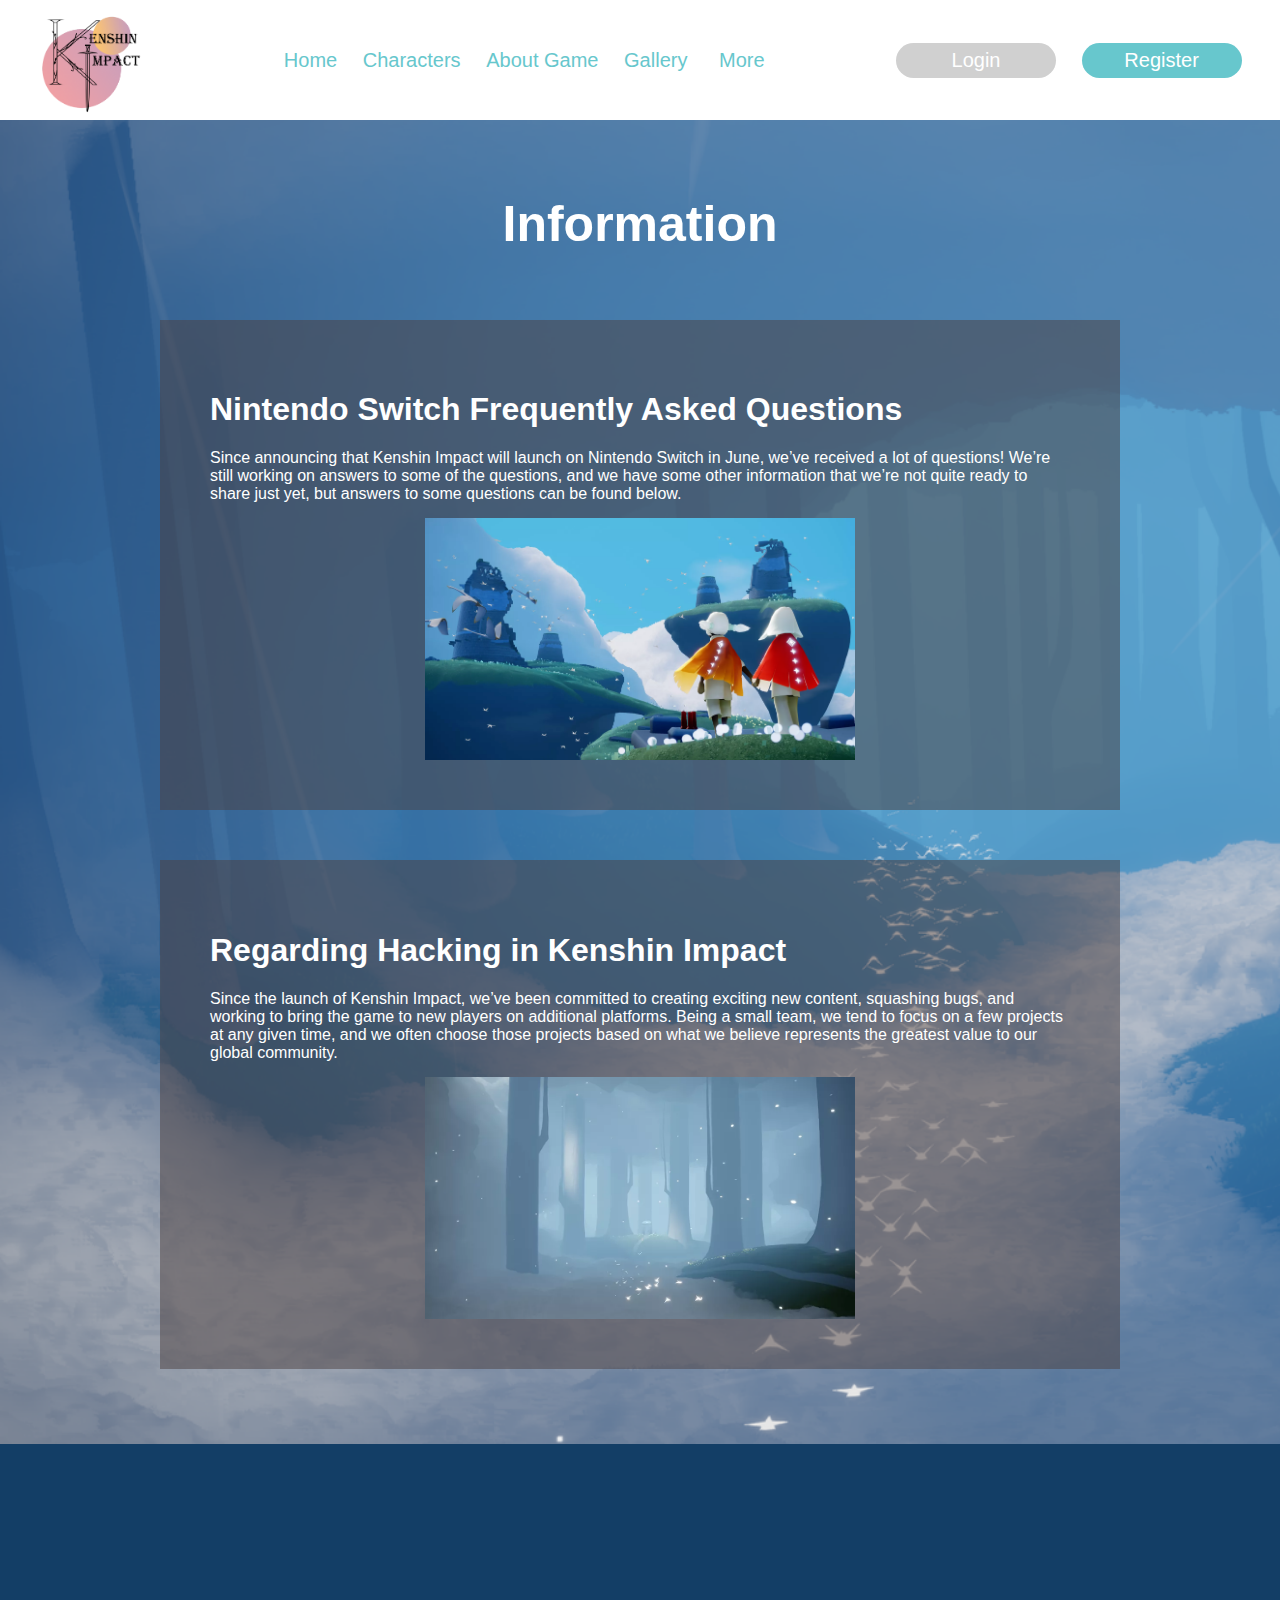
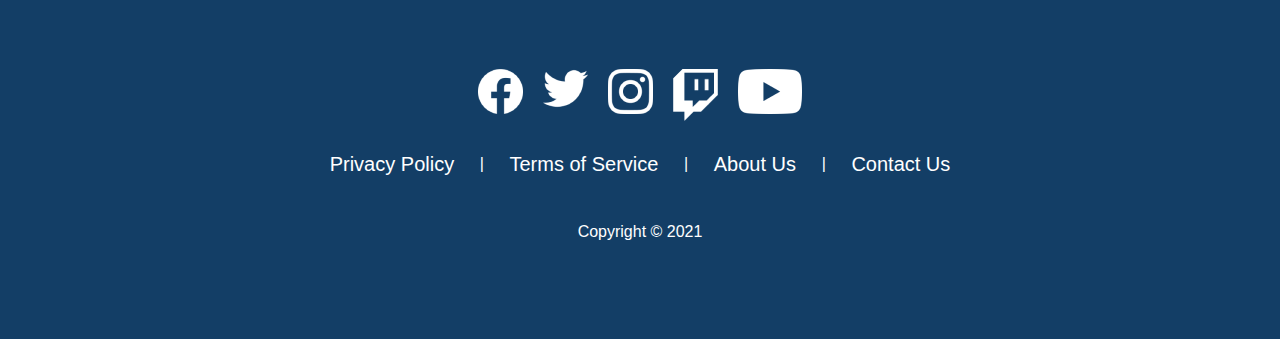
<file: info.html>
<!DOCTYPE html>
<html lang="en">
<head>
    <meta charset="UTF-8">
    <meta http-equiv="X-UA-Compatible" content="IE=edge">
    <meta name="viewport" content="width=device-width, initial-scale=1.0">
    <title>Info</title>
    <link rel="stylesheet" href="style.css">
    <link rel="icon" href="./Asset/Logo_-_1.png">
    <script src="script.js"></script>
</head>
<body>
    <div id = "header">
        <div id ="logo">
            <img src="./Asset/Logo_-_1.png" alt="">
        </div>
        <div class = "navbar">
            <a href="./index.html">Home</a>
            <a href="./character.html">Characters</a>
            <a href="./aboutGame.html">About Game</a>
            <a href="./gallery.html">Gallery</a>
            <div class="dropdown">
                <button id="More" onclick ="myFunction()" class="drop">More</button>
                <div id="myDropdown" class = "dropdown-content">
                    <a href="./latest.html">Latest</a>
                    <a href="./info.html">Info</a>
                    <a href="./update.html">Update</a>
                    <a href="./event.html">Events</a>
                </div>
            </div>
        </div>
        <div class = "reg">
            <div id ='log'>
                <a href="./login.html">Login</a>
            </div>
            <div id = "Register">
                <a href="./register.html">Register</a>
            </div>
        </div>
    </div>
    <div id = "contentIF">
        <h2 class="more_title">Information</h2>
        <div id="more">
            <div id="detail">
                <h1>Nintendo Switch Frequently Asked Questions</h1>
                <p>Since announcing that Kenshin Impact will launch on Nintendo Switch in June, we’ve received a lot of questions! We’re still working on answers to some of the questions, and we have some other information that we’re not quite ready to share just yet, but answers to some questions can be found below.</p>
            </div>
            <div id="image">
                <img src="./Asset/Info//2kidsbespokebig.png" alt="">
            </div>
        </div>
        <div id="more">
            <div id="detail">
                <h1>Regarding Hacking in Kenshin Impact</h1>
                <p>Since the launch of Kenshin Impact, we’ve been committed to creating exciting new content, squashing bugs, and working to bring the game to new players on additional platforms. Being a small team, we tend to focus on a few projects at any given time, and we often choose those projects based on what we believe represents the greatest value to our global community.</p>
            </div>
            <div id="image">
                <img src="./Asset/Info/forestbg_website.png" alt="">
            </div>
            
        </div>
    </div>

    <div id="footer">
        <div id="link">
            <a href="http://facebook.com/cindy.natasya.9883">
                <img src="./Asset/facebook.png" alt="">
            </a>
            <a href="https://twitter.com/Cindynatasya19">
                <img src="./Asset/twitter.png" alt="">
            </a>
            <a href="http://instagram.com/cnpvrs11/">
                <img src="./Asset/instagram.png" alt="">
            </a>
            <a href="http://twitch.com">
                <img src="./Asset/twitch.png" alt="">
            </a>
            <a href="http://www.youtube.com/channel/UCuiY-HRkQZcC7AYAsBxR7NA">
                <img src="./Asset/youtube.png" alt="">
            </a>
        </div>
        <br>
        <div class = "footerbar">
            <a href="./privacyPolicy.html">Privacy Policy</a>
            <p>|</p>
            <a href="./terms.html">Terms of Service</a>
            <p>|</p>
            <a href="./aboutUs.html">About Us</a>
            <p>|</p>
            <a href="./contactUs.html">Contact Us</a>
        </div>
        <br>
        <div id="cp">
            <p>Copyright © 2021</p>
        </div>
    </div>
</body>
</html>
</file>
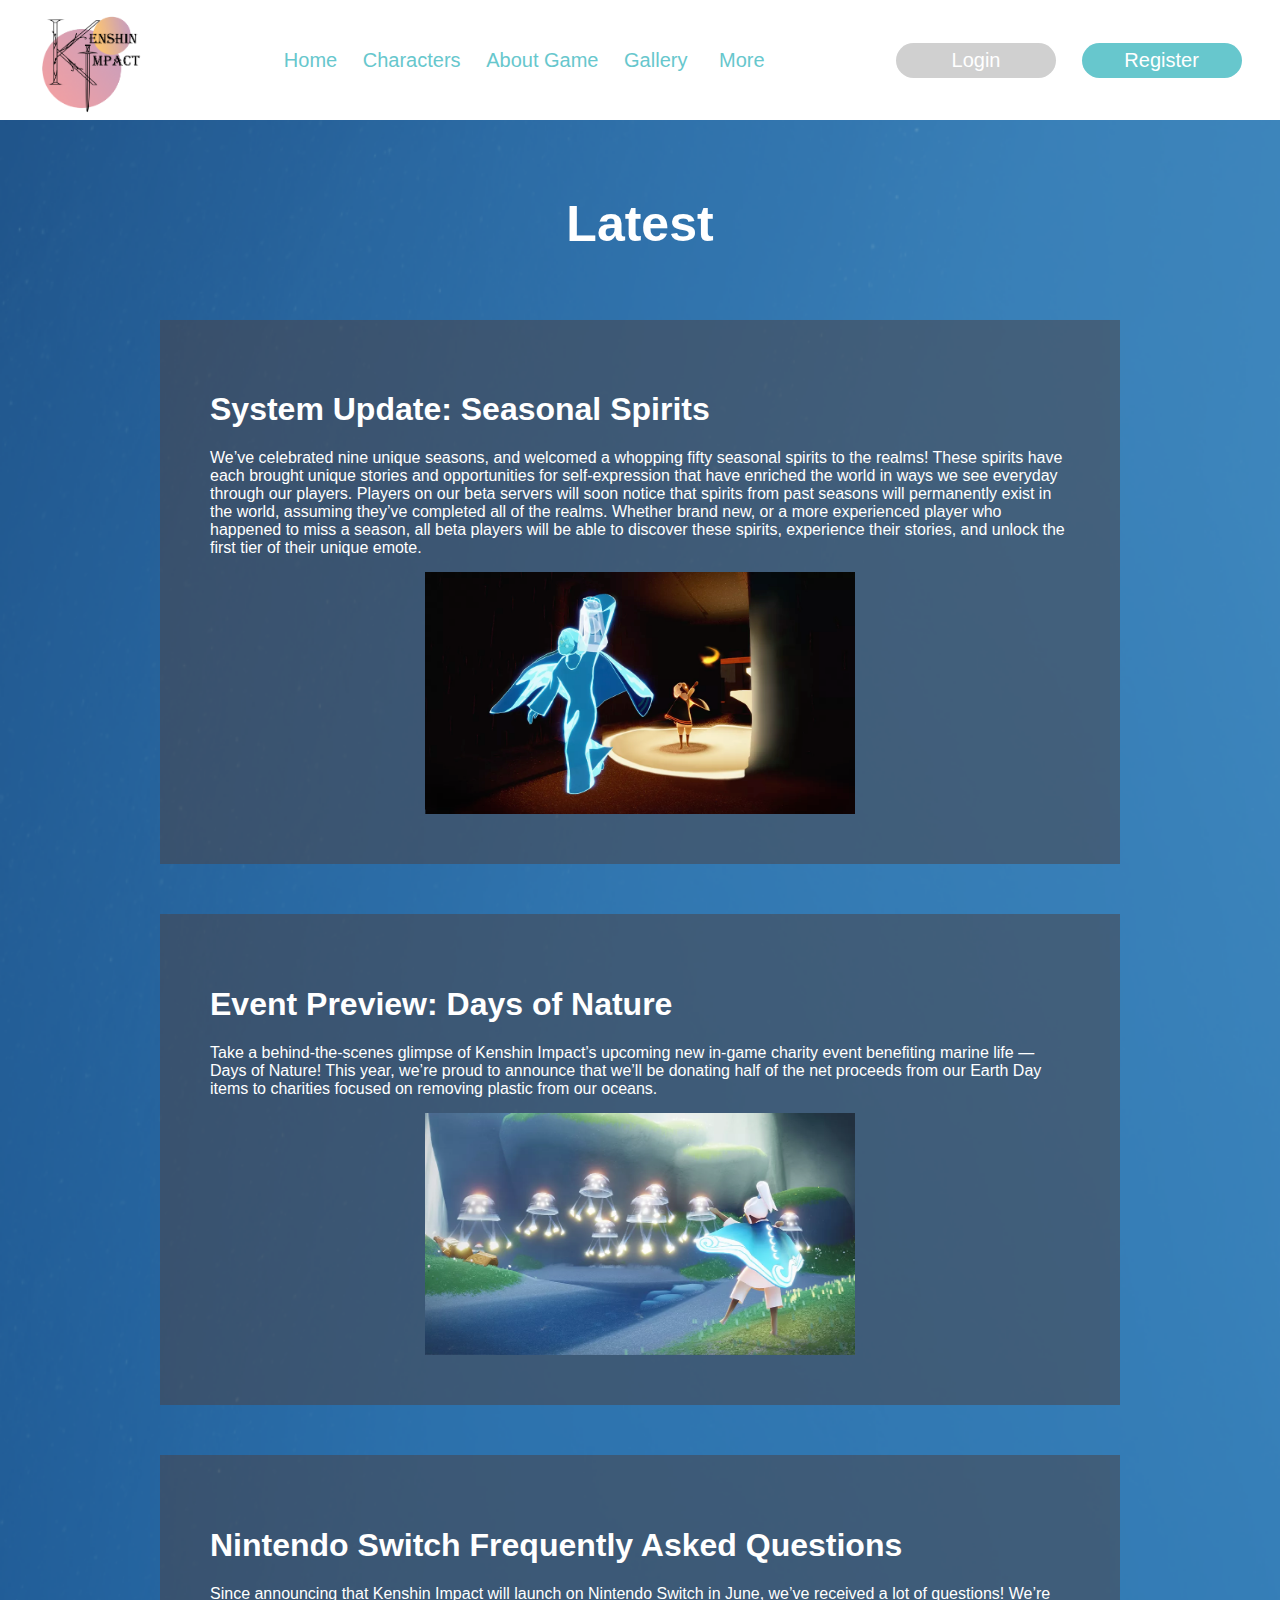
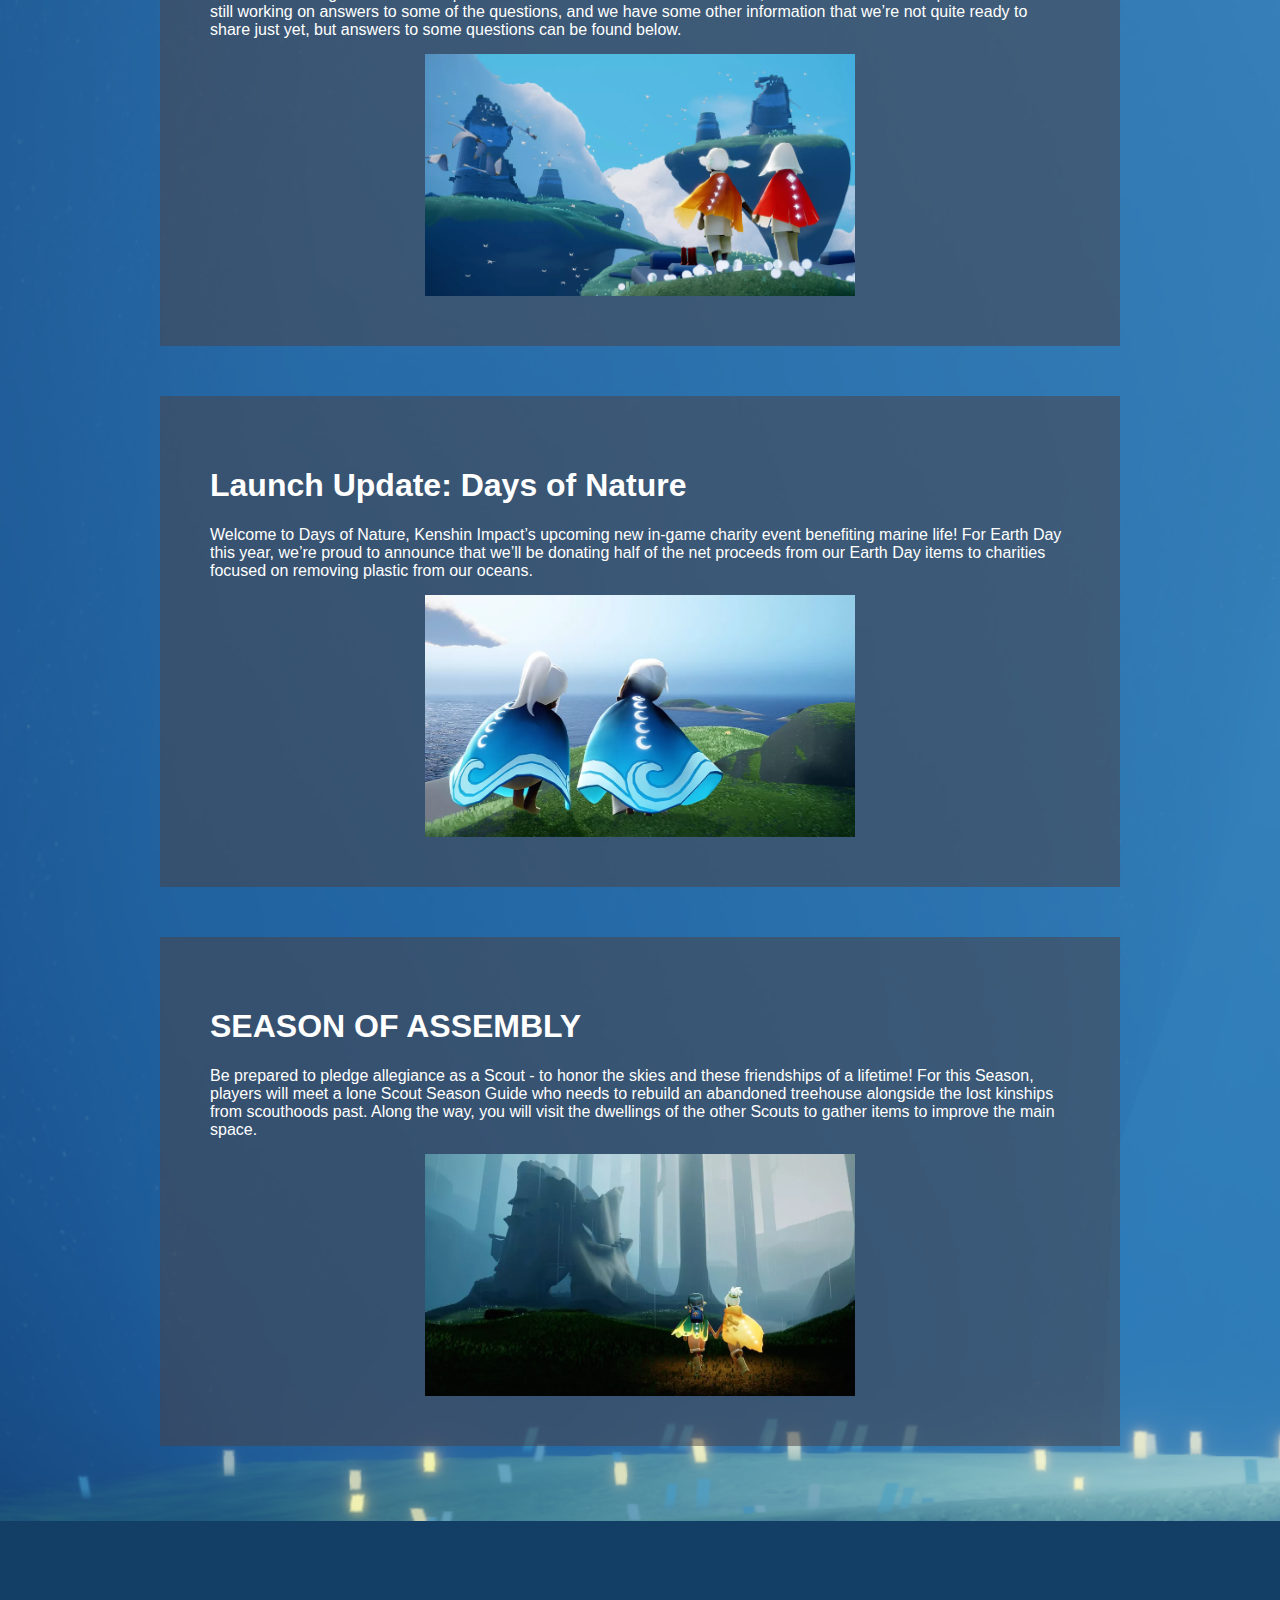
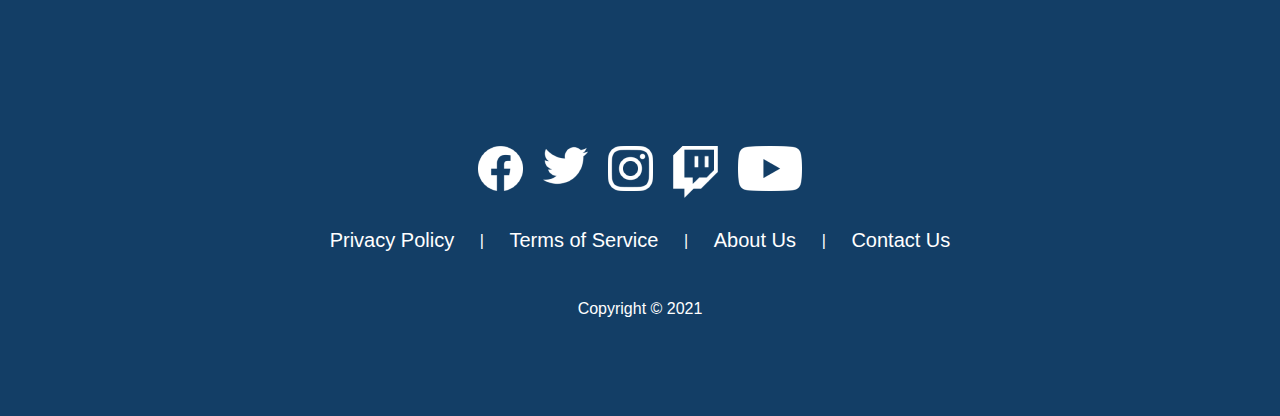
<file: latest.html>
<!DOCTYPE html>
<html lang="en">
<head>
    <meta charset="UTF-8">
    <meta http-equiv="X-UA-Compatible" content="IE=edge">
    <meta name="viewport" content="width=device-width, initial-scale=1.0">
    <title>Latest</title>
    <link rel="stylesheet" href="style.css">
    <link rel="icon" href="./Asset/Logo_-_1.png">
    <script src="script.js"></script>
</head>
<body>
    <div id = "header">
        <div id ="logo">
            <img src="./Asset/Logo_-_1.png" alt="">
        </div>
        <div class = "navbar">
            <a href="./index.html">Home</a>
            <a href="./character.html">Characters</a>
            <a href="./aboutGame.html">About Game</a>
            <a href="./gallery.html">Gallery</a>
            <div class="dropdown">
                <button id="More" onclick ="myFunction()" class="drop">More</button>
                <div id="myDropdown" class = "dropdown-content">
                    <a href="./latest.html">Latest</a>
                    <a href="./info.html">Info</a>
                    <a href="./update.html">Update</a>
                    <a href="./event.html">Events</a>
                </div>
            </div>
        </div>
        <div class = "reg">
            <div id ='log'>
                <a href="./login.html">Login</a>
            </div>
            <div id = "Register">
                <a href="./register.html">Register</a>
            </div>
        </div>
    </div>
    <div id = "contentLA">
        <h2 class="more_title">Latest</h2>
        <div id="more">
            <div id="detail">
                <h1>System Update: Seasonal Spirits</h1>
                <p>We’ve celebrated nine unique seasons, and welcomed a whopping fifty seasonal spirits to the realms! These spirits have each brought unique stories and opportunities for self-expression that have enriched the world in ways we see everyday through our players. Players on our beta servers will soon notice that spirits from past seasons will permanently exist in the world, assuming they’ve completed all of the realms. Whether brand new, or a more experienced player who happened to miss a season, all beta players will be able to discover these spirits, experience their stories, and unlock the first tier of their unique emote.</p>
            </div>
            <div id="image">
                <img src="./Asset/Update/systemupdate-seasonalspirits_blogheader.png" alt="">
            </div>
        </div>
        <div id="more">
            <div id="detail">
                <h1>Event Preview: Days of Nature</h1>
                <p>Take a behind-the-scenes glimpse of Kenshin Impact’s upcoming new in-game charity event benefiting marine life — Days of Nature! This year, we’re proud to announce that we’ll be donating half of the net proceeds from our Earth Day items to charities focused on removing plastic from our oceans.</p>
            </div>
            <div id="image">
                <img src="./Asset/Event/days_of_nature_blog_c91b2315e2.png" alt="">
            </div>
        </div>
        <div id="more">
            <div id="detail">
                <h1>Nintendo Switch Frequently Asked Questions</h1>
                <p>Since announcing that Kenshin Impact will launch on Nintendo Switch in June, we’ve received a lot of questions! We’re still working on answers to some of the questions, and we have some other information that we’re not quite ready to share just yet, but answers to some questions can be found below.</p>
            </div>
            <div id="image">
                <img src="./Asset/Info//2kidsbespokebig.png" alt="">
            </div>
        </div>
        <div id="more">
            <div id="detail">
                <h1>Launch Update: Days of Nature</h1>
                <p>Welcome to Days of Nature, Kenshin Impact’s upcoming new in-game charity event benefiting marine life! For Earth Day this year, we’re proud to announce that we’ll be donating half of the net proceeds from our Earth Day items to charities focused on removing plastic from our oceans.</p>
            </div>
            <div id="image">
                <img src="./Asset/Update/days_of_nature_launch_blog_afab8614af.png" alt="">
            </div>
        </div>
        <div id="more">
            <div id="detail">
                <h1>SEASON OF ASSEMBLY</h1>
                <p>Be prepared to pledge allegiance as a Scout - to honor the skies and these friendships of a lifetime! For this Season, players will meet a lone Scout Season Guide who needs to rebuild an abandoned treehouse alongside the lost kinships from scouthoods past. Along the way, you will visit the dwellings of the other Scouts to gather items to improve the main space.</p>
            </div>
            <div id="image">
                <img src="./Asset/Event/large_2kids_basecamp_blank_c983007362.png" alt="">
            </div>
        </div>
    </div>

    <div id="footer">
        <div id="link">
            <a href="http://facebook.com/cindy.natasya.9883">
                <img src="./Asset/facebook.png" alt="">
            </a>
            <a href="https://twitter.com/Cindynatasya19">
                <img src="./Asset/twitter.png" alt="">
            </a>
            <a href="http://instagram.com/cnpvrs11/">
                <img src="./Asset/instagram.png" alt="">
            </a>
            <a href="http://twitch.com">
                <img src="./Asset/twitch.png" alt="">
            </a>
            <a href="http://www.youtube.com/channel/UCuiY-HRkQZcC7AYAsBxR7NA">
                <img src="./Asset/youtube.png" alt="">
            </a>
        </div>
        <br>
        <div class = "footerbar">
            <a href="./privacyPolicy.html">Privacy Policy</a>
            <p>|</p>
            <a href="./terms.html">Terms of Service</a>
            <p>|</p>
            <a href="./aboutUs.html">About Us</a>
            <p>|</p>
            <a href="./contactUs.html">Contact Us</a>
        </div>
        <br>
        <div id="cp">
            <p>Copyright © 2021</p>
        </div>
    </div>
</body>
</html>
</file>
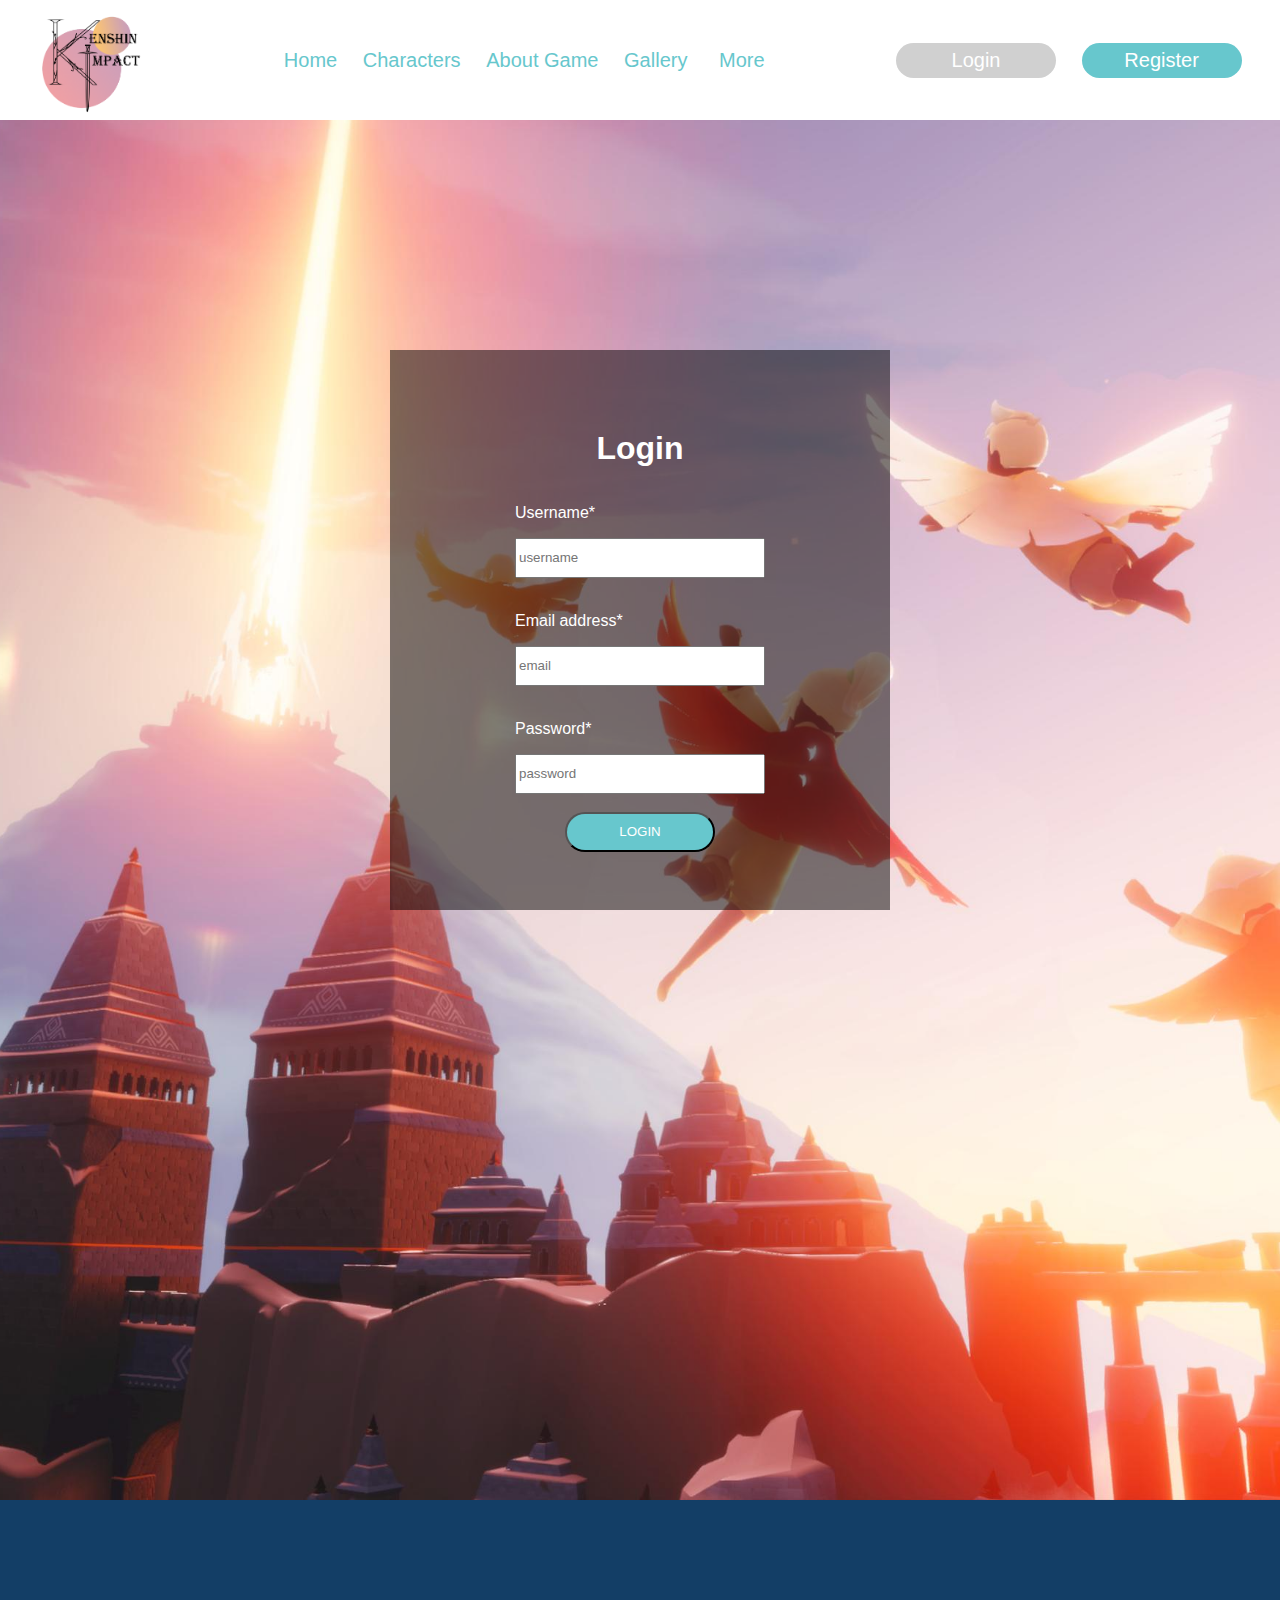
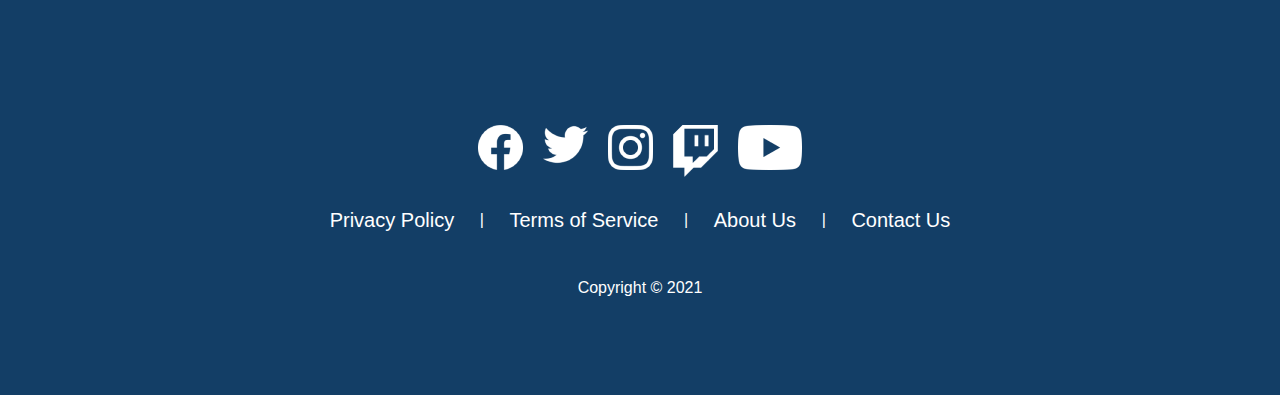
<file: login.html>
<!DOCTYPE html>
<html lang="en">
<head>
    <meta charset="UTF-8">
    <meta http-equiv="X-UA-Compatible" content="IE=edge">
    <meta name="viewport" content="width=device-width, initial-scale=1.0">
    <title>Login</title>
    <link rel="stylesheet" href="style.css">
    <link rel="icon" href="./Asset/Logo_-_1.png">
</head>
<body>
</div>
    <div id = "header">
        <div id ="logo">
            <img src="./Asset/Logo_-_1.png" alt="">
        </div>
        <div class = "navbar">
            <a href="./index.html">Home</a>
            <a href="./character.html">Characters</a>
            <a href="./aboutGame.html">About Game</a>
            <a href="./gallery.html">Gallery</a>
            <div class="dropdown">
                <button id="More" onclick ="myFunction()" class="drop">More</button>
                <div id="myDropdown" class = "dropdown-content">
                    <a href="./latest.html">Latest</a>
                    <a href="./info.html">Info</a>
                    <a href="./update.html">Update</a>
                    <a href="./event.html">Events</a>
                </div>
            </div>
        </div>
        <div class = "reg">
            <div id ='log'>
                <a href="./login.html">Login</a>
            </div>
            <div id = "Register">
                <a href="./register.html">Register</a>
            </div>
        </div>
    </div>
    <div id="content-register">
        <div id='box1'>
            <div>
                <h1 id="judul">Login</h1>
            </div>
            <div class="form">
                <p>Username*</p>
                <input type="text" name="" id="username" class="kotak" placeholder = "username">
                <br>
                <p>Email address*</p>
                <input type="text" name="" id="email" class="kotak" placeholder = "email">
                <br>
                <p>Password*</p>
                <input type="password" name="" id="password" class="kotak" placeholder="password">
                <br>
                <div class="btn-login">
                    <button  onclick="check()">
                        LOGIN
                     </button>
                </div>
            </div>
        </div>
    </div>
    <div id="footer">
        <div id="link">
            <a href="http://facebook.com/cindy.natasya.9883">
                <img src="./Asset/facebook.png" alt="">
            </a>
            <a href="https://twitter.com/Cindynatasya19">
                <img src="./Asset/twitter.png" alt="">
            </a>
            <a href="http://instagram.com/cnpvrs11/">
                <img src="./Asset/instagram.png" alt="">
            </a>
            <a href="http://twitch.com">
                <img src="./Asset/twitch.png" alt="">
            </a>
            <a href="http://www.youtube.com/channel/UCuiY-HRkQZcC7AYAsBxR7NA">
                <img src="./Asset/youtube.png" alt="">
            </a>
        </div>
        <br>
        <div class = "footerbar">
            <a href="./privacyPolicy.html">Privacy Policy</a>
            <p>|</p>
            <a href="./terms.html">Terms of Service</a>
            <p>|</p>
            <a href="./aboutUs.html">About Us</a>
            <p>|</p>
            <a href="./contactUs.html">Contact Us</a>
        </div>
        <br>
        <div id="cp">
            <p>Copyright © 2021</p>
        </div>
    </div>
    <script src="./loginJS.js"></script>
</body>
</html>
</file>
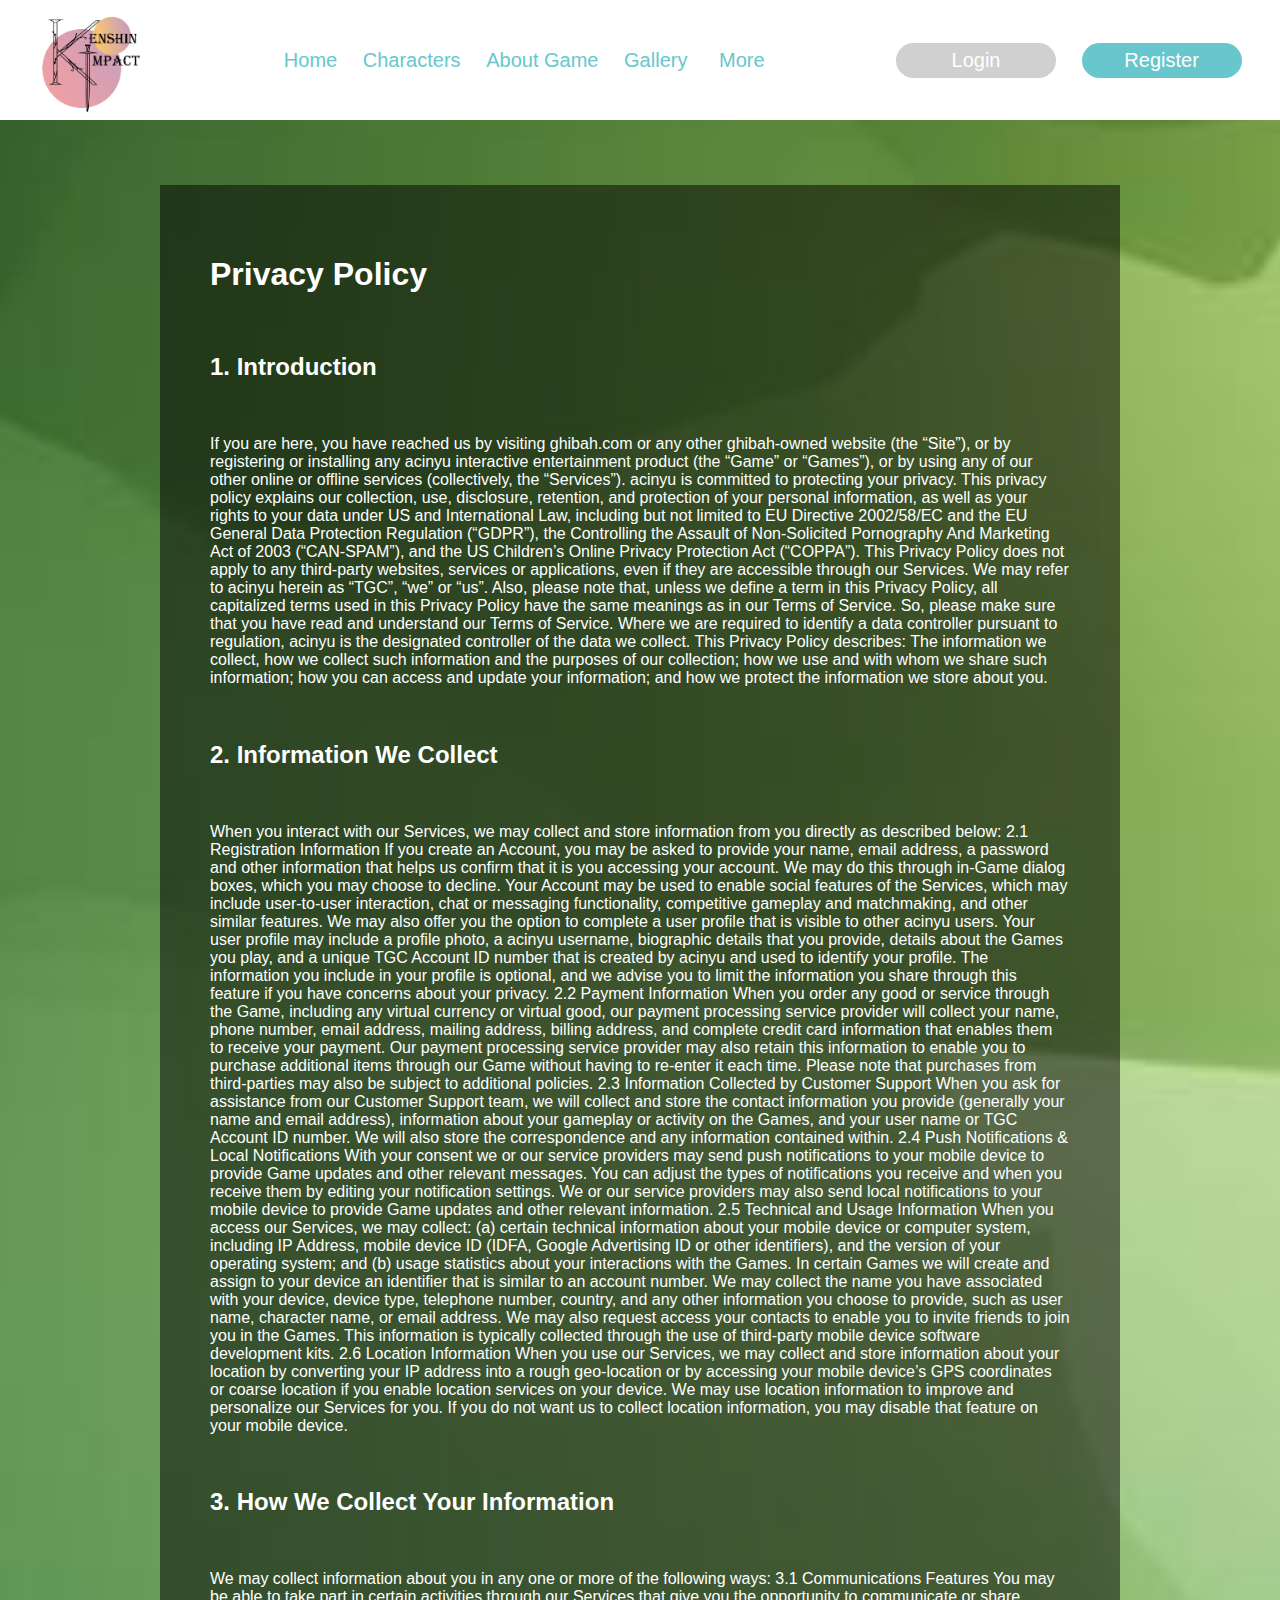
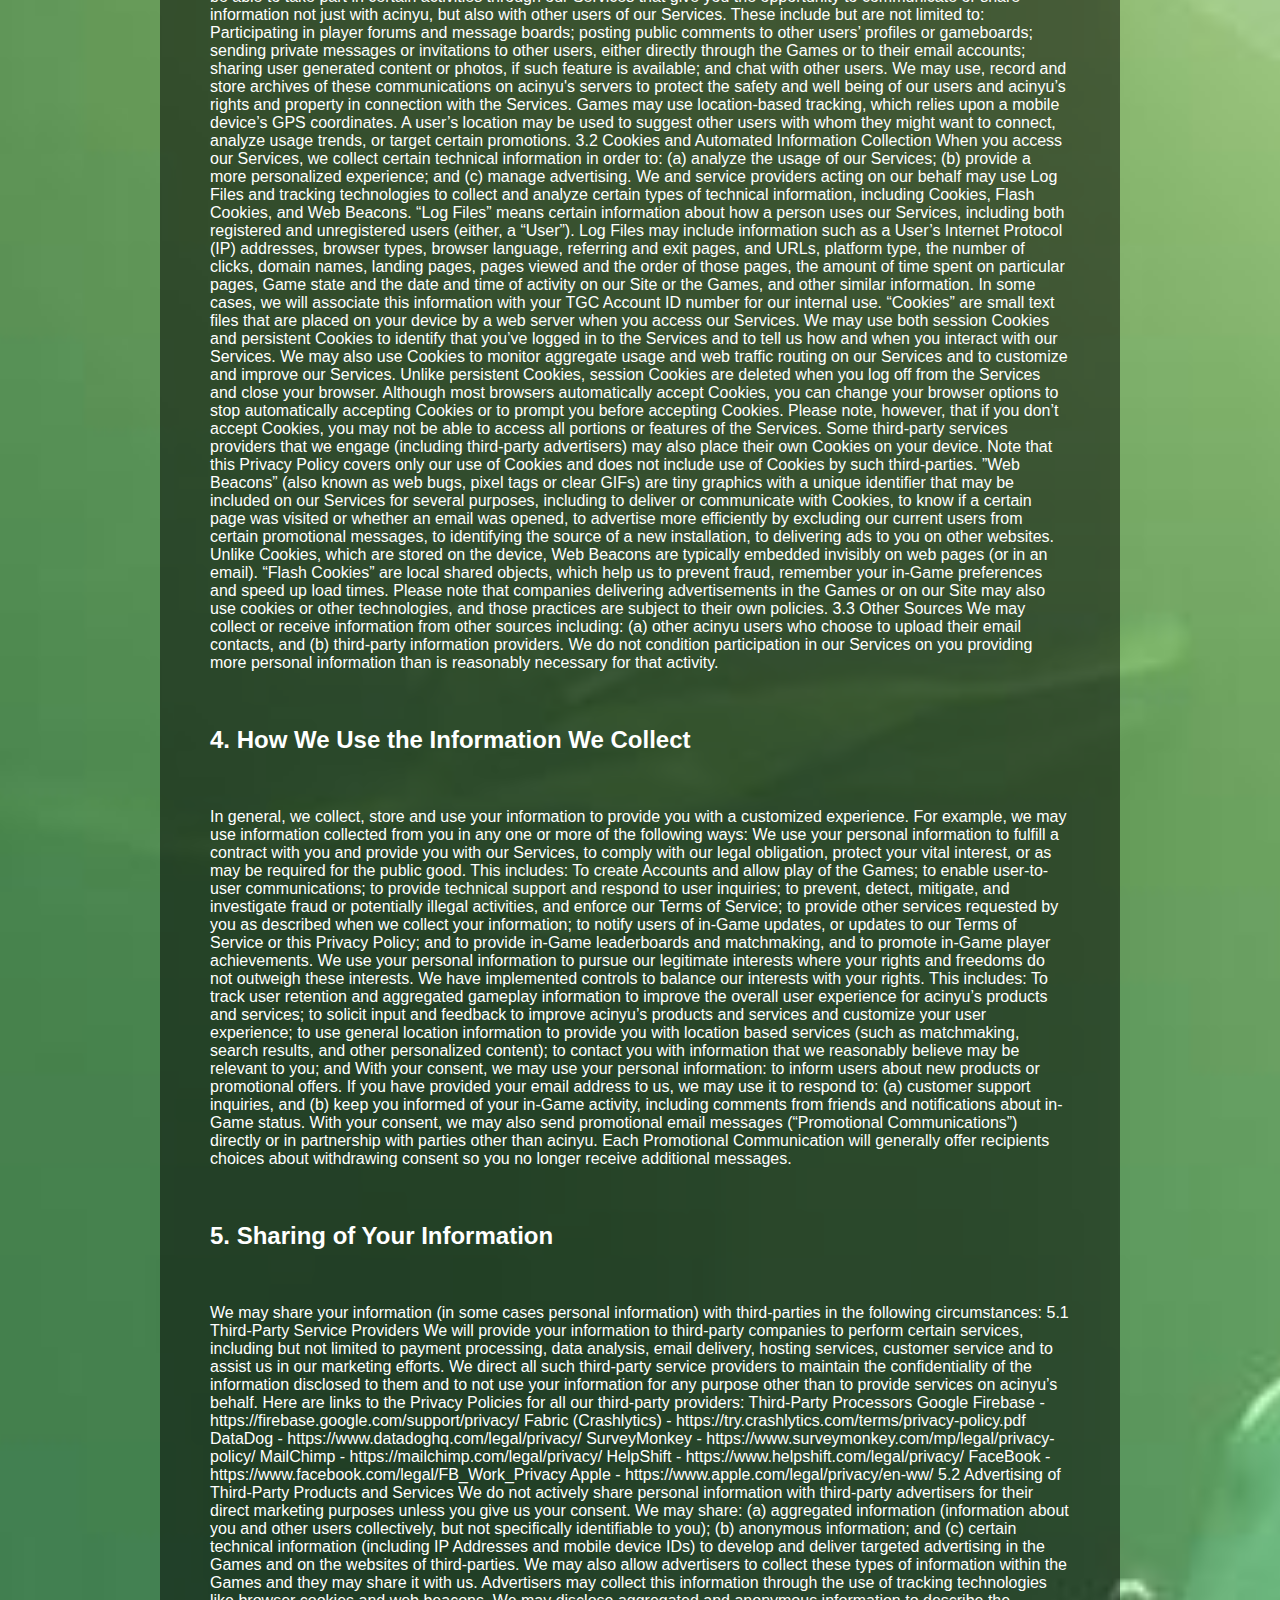
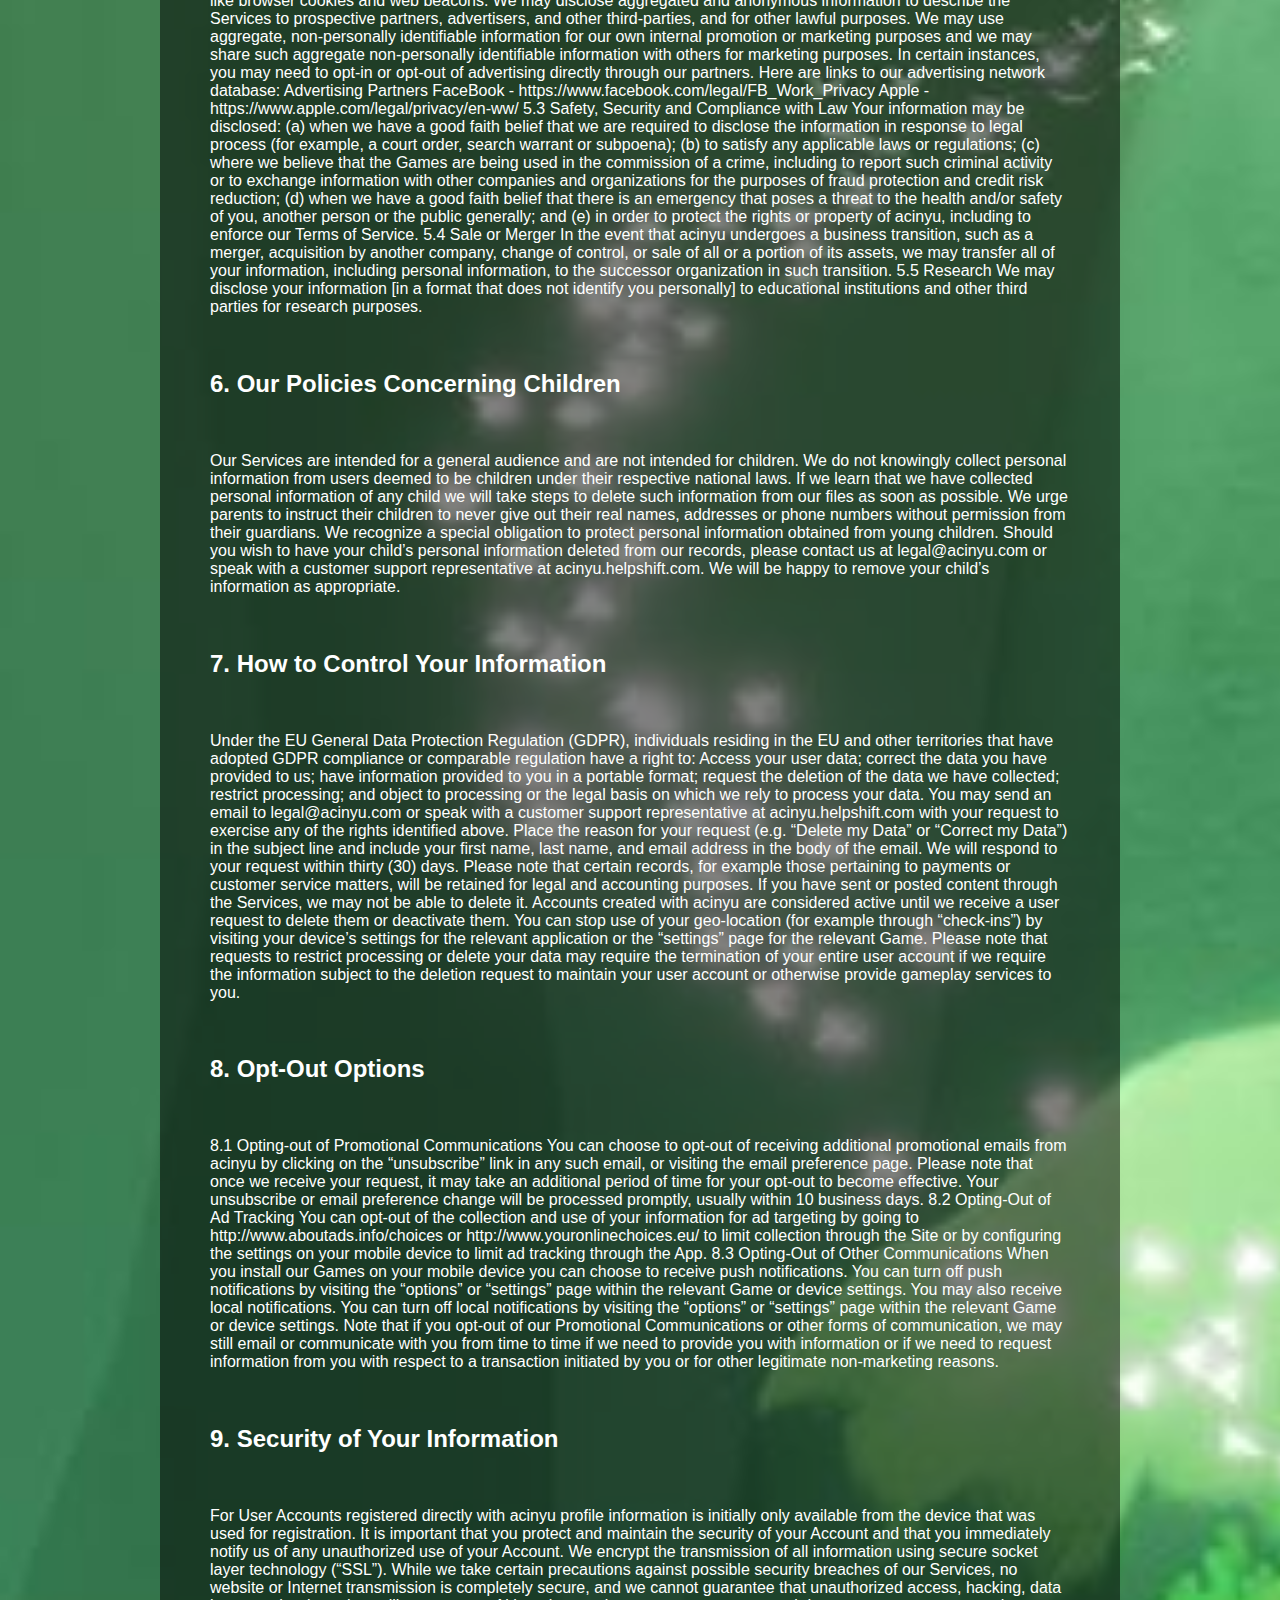
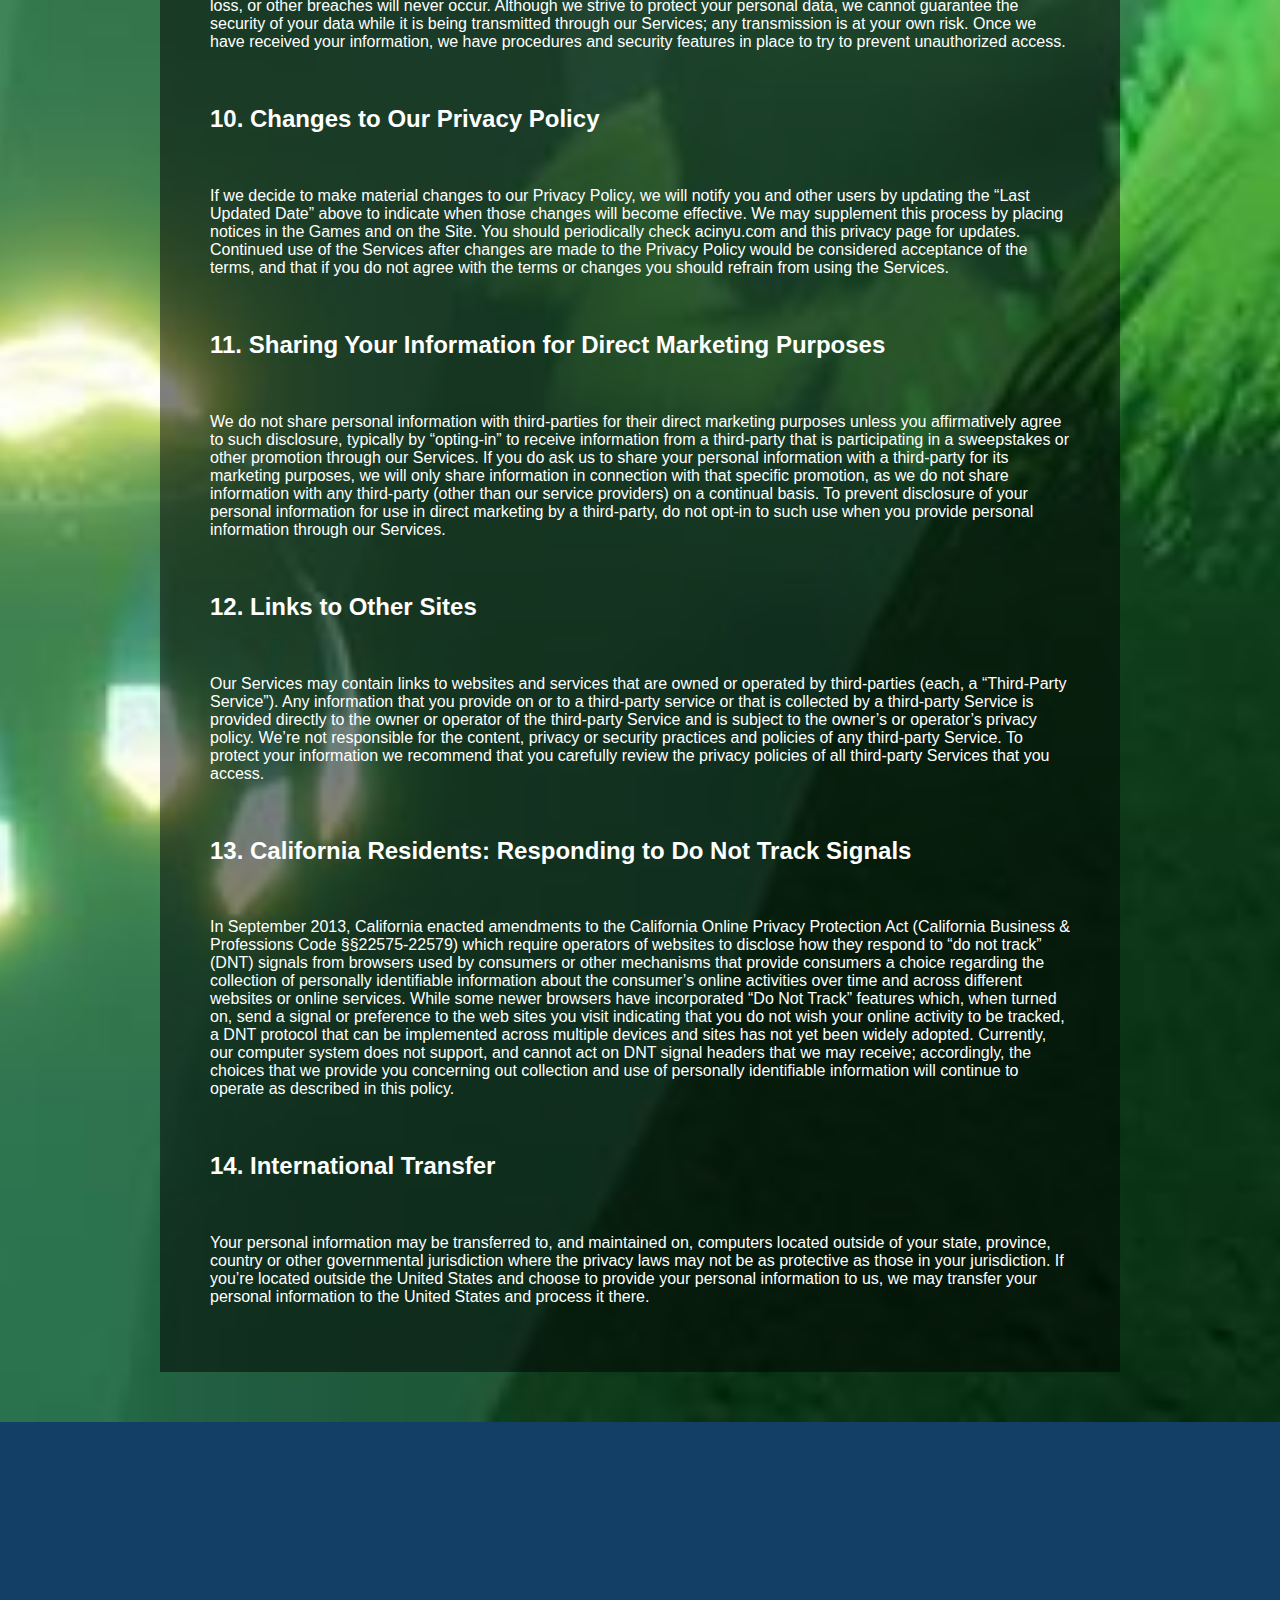
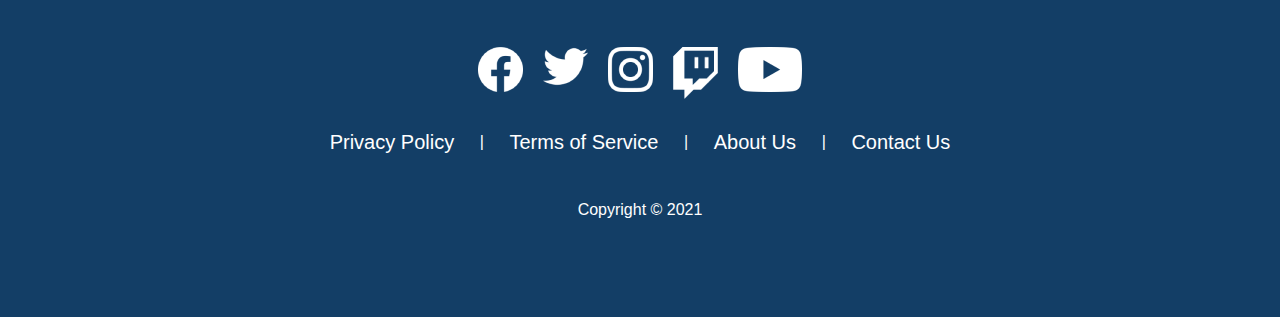
<file: privacyPolicy.html>
<!DOCTYPE html>
<html lang="en">
<head>
    <meta charset="UTF-8">
    <meta http-equiv="X-UA-Compatible" content="IE=edge">
    <meta name="viewport" content="width=device-width, initial-scale=1.0">
    <title>Privacy Policy</title>
    <link rel="stylesheet" href="style.css">
    <link rel="icon" href="./Asset/Logo_-_1.png">
    <script src="script.js"></script>
</head>
<body>
    <div id = "header">
        <div id ="logo">
            <img src="./Asset/Logo_-_1.png" alt="">
        </div>
        <div class = "navbar">
            <a href="./index.html">Home</a>
            <a href="./character.html">Characters</a>
            <a href="./aboutGame.html">About Game</a>
            <a href="./gallery.html">Gallery</a>
            <div class="dropdown">
                <button id="More" onclick ="myFunction()" class="drop">More</button>
                <div id="myDropdown" class = "dropdown-content">
                    <a href="./latest.html">Latest</a>
                    <a href="./info.html">Info</a>
                    <a href="./update.html">Update</a>
                    <a href="./event.html">Events</a>
                </div>
            </div>
        </div>
        <div class = "reg">
            <div id ='log'>
                <a href="./login.html">Login</a>
            </div>
            <div id = "Register">
                <a href="./register.html">Register</a>
            </div>
        </div>
    </div>
    <div class="contentFt" id = "contentPP">
        <div id="contentFooter">
            <h1>Privacy Policy</h1>
            <br>
            <h2>1. Introduction</h2>
            <br>
            <p>
                If you are here, you have reached us by visiting ghibah.com or any other ghibah-owned website (the “Site”), or by registering or installing any acinyu interactive entertainment product (the “Game” or “Games”), or by using any of our other online or offline services (collectively, the “Services”). acinyu is committed to protecting your privacy. This privacy policy explains our collection, use, disclosure, retention, and protection of your personal information, as well as your rights to your data under US and International Law, including but not limited to EU Directive 2002/58/EC and the EU General Data Protection Regulation (“GDPR”), the Controlling the Assault of Non-Solicited Pornography And Marketing Act of 2003 (“CAN-SPAM”), and the US Children’s Online Privacy Protection Act (“COPPA”). This Privacy Policy does not apply to any third-party websites, services or applications, even if they are accessible through our Services. We may refer to acinyu herein as “TGC”, “we” or “us”. Also, please note that, unless we define a term in this Privacy Policy, all capitalized terms used in this Privacy Policy have the same meanings as in our Terms of Service. So, please make sure that you have read and understand our Terms of Service. Where we are required to identify a data controller pursuant to regulation, acinyu is the designated controller of the data we collect.
                
                This Privacy Policy describes:
                The information we collect, how we collect such information and the purposes of our collection;
                how we use and with whom we share such information;
                how you can access and update your information; and
                how we protect the information we store about you.
            </p>
            <br>
            <h2>2. Information We Collect</h2>
            <br>
            <p>
                When you interact with our Services, we may collect and store information from you directly as described below:
                
                2.1 Registration Information
                If you create an Account, you may be asked to provide your name, email address, a password and other information that helps us confirm that it is you accessing your account. We may do this through in-Game dialog boxes, which you may choose to decline. Your Account may be used to enable social features of the Services, which may include user-to-user interaction, chat or messaging functionality, competitive gameplay and matchmaking, and other similar features.
                We may also offer you the option to complete a user profile that is visible to other acinyu users. Your user profile may include a profile photo, a acinyu username, biographic details that you provide, details about the Games you play, and a unique TGC Account ID number that is created by acinyu and used to identify your profile.
                The information you include in your profile is optional, and we advise you to limit the information you share through this feature if you have concerns about your privacy.
                
                2.2 Payment Information
                When you order any good or service through the Game, including any virtual currency or virtual good, our payment processing service provider will collect your name, phone number, email address, mailing address, billing address, and complete credit card information that enables them to receive your payment.  Our payment processing service provider may also retain this information to enable you to purchase additional items through our Game without having to re-enter it each time. Please note that purchases from third-parties may also be subject to additional policies.
                
                2.3 Information Collected by Customer Support
                When you ask for assistance from our Customer Support team, we will collect and store the contact information you provide (generally your name and email address), information about your gameplay or activity on the Games, and your user name or TGC Account ID number. We will also store the correspondence and any information contained within.
                
                2.4 Push Notifications & Local Notifications
                With your consent we or our service providers may send push notifications to your mobile device to provide Game updates and other relevant messages. You can adjust the types of notifications you receive and when you receive them by editing your notification settings. We or our service providers may also send local notifications to your mobile device to provide Game updates and other relevant information.

                2.5 Technical and Usage Information
                When you access our Services, we may collect: (a) certain technical information about your mobile device or computer system, including IP Address, mobile device ID (IDFA, Google Advertising ID or other identifiers), and the version of your operating system; and (b) usage statistics about your interactions with the Games. In certain Games we will create and assign to your device an identifier that is similar to an account number. We may collect the name you have associated with your device, device type, telephone number, country, and any other information you choose to provide, such as user name, character name, or email address. We may also request access your contacts to enable you to invite friends to join you in the Games.  This information is typically collected through the use of third-party mobile device software development kits.

                2.6 Location Information
                When you use our Services, we may collect and store information about your location by converting your IP address into a rough geo-location or by accessing your mobile device’s GPS coordinates or coarse location if you enable location services on your device. We may use location information to improve and personalize our Services for you. If you do not want us to collect location information, you may disable that feature on your mobile device.
            </p>
            <br>
            <h2>3. How We Collect Your Information</h2>
            <br>
            <p>
                We may collect information about you in any one or more of the following ways:

                3.1 Communications Features
                You may be able to take part in certain activities through our Services that give you the opportunity to communicate or share information not just with acinyu, but also with other users of our Services. These include but are not limited to:
                Participating in player forums and message boards;
                posting public comments to other users’ profiles or gameboards;
                sending private messages or invitations to other users, either directly through the Games or to their email accounts;
                sharing user generated content or photos, if such feature is available; and
                chat with other users.

                We may use, record and store archives of these communications on acinyu's servers to protect the safety and well being of our users and acinyu’s rights and property in connection with the Services.  

                Games may use location-based tracking, which relies upon a mobile device’s GPS coordinates. A user’s location may be used to suggest other users with whom they might want to connect, analyze usage trends, or target certain promotions.

                3.2 Cookies and Automated Information Collection
                When you access our Services, we collect certain technical information in order to: (a) analyze the usage of our Services; (b) provide a more personalized experience; and (c) manage advertising. We and service providers acting on our behalf may use Log Files and tracking technologies to collect and analyze certain types of technical information, including Cookies, Flash Cookies, and Web Beacons.

                “Log Files” means certain information about how a person uses our Services, including both registered and unregistered users (either, a “User”). Log Files may include information such as a User’s Internet Protocol (IP) addresses, browser types, browser language, referring and exit pages, and URLs, platform type, the number of clicks, domain names, landing pages, pages viewed and the order of those pages, the amount of time spent on particular pages, Game state and the date and time of activity on our Site or the Games, and other similar information. In some cases, we will associate this information with your TGC Account ID number for our internal use.

                “Cookies” are small text files that are placed on your device by a web server when you access our Services. We may use both session Cookies and persistent Cookies to identify that you’ve logged in to the Services and to tell us how and when you interact with our Services. We may also use Cookies to monitor aggregate usage and web traffic routing on our Services and to customize and improve our Services. Unlike persistent Cookies, session Cookies are deleted when you log off from the Services and close your browser. Although most browsers automatically accept Cookies, you can change your browser options to stop automatically accepting Cookies or to prompt you before accepting Cookies. Please note, however, that if you don’t accept Cookies, you may not be able to access all portions or features of the Services. Some third-party services providers that we engage (including third-party advertisers) may also place their own Cookies on your device. Note that this Privacy Policy covers only our use of Cookies and does not include use of Cookies by such third-parties.

                ”Web Beacons”  (also known as web bugs, pixel tags or clear GIFs) are tiny graphics with a unique identifier that may be included on our Services for several purposes, including to deliver or communicate with Cookies, to know if a certain page was visited or whether an email was opened, to advertise more efficiently by excluding our current users from certain promotional messages, to identifying the source of a new installation, to delivering ads to you on other websites. Unlike Cookies, which are stored on the device, Web Beacons are typically embedded invisibly on web pages (or in an email).
                
                “Flash Cookies” are local shared objects, which help us to prevent fraud, remember your in-Game preferences and speed up load times.  
                
                Please note that companies delivering advertisements in the Games or on our Site may also use cookies or other technologies, and those practices are subject to their own policies.
                
                3.3 Other Sources
                We may collect or receive information from other sources including: (a) other acinyu users who choose to upload their email contacts, and (b) third-party information providers. We do not condition participation in our Services on you providing more personal information than is reasonably necessary for that activity.
            
            </p>
            <br>
            <h2>4. How We Use the Information We Collect</h2>
            <br>
            <p>

                In general, we collect, store and use your information to provide you with a customized experience. For example, we may use information collected from you in any one or more of the following ways:

                We use your personal information to fulfill a contract with you and provide you with our Services, to comply with our legal obligation, protect your vital interest, or as may be required for the public good. This includes:
                To create Accounts and allow play of the Games;
                to enable user-to-user communications;
                to provide technical support and respond to user inquiries;
                to prevent, detect, mitigate, and investigate fraud or potentially illegal activities, and enforce our Terms of Service;
                to provide other services requested by you as described when we collect your information;
                to notify users of in-Game updates, or updates to our Terms of Service or this Privacy Policy; and
                to provide in-Game leaderboards and matchmaking, and to promote in-Game player achievements.

                We use your personal information to pursue our legitimate interests where your rights and freedoms do not outweigh these interests. We have implemented controls to balance our interests with your rights. This includes:
                To track user retention and aggregated gameplay information to improve the overall user experience for acinyu’s products and services;
                to solicit input and feedback to improve acinyu’s products and services and customize your user experience;
                to use general location information to provide you with location based services (such as matchmaking, search results, and other personalized content);
                to contact you with information that we reasonably believe may be relevant to you; and 

                With your consent, we may use your personal information:
                to inform users about new products or promotional offers.

                If you have provided your email address to us, we may use it to respond to: (a) customer support inquiries, and (b) keep you informed of your in-Game activity, including comments from friends and notifications about in-Game status. With your consent, we may also send promotional email messages (“Promotional Communications”) directly or in partnership with parties other than acinyu. Each Promotional Communication will generally offer recipients choices about withdrawing consent so you no longer receive additional messages.

            </p>
            <br>
            <h2>5. Sharing of Your Information</h2>
            <br>
            <p>
                
                We may share your information (in some cases personal information) with third-parties in the following circumstances:

                5.1 Third-Party Service Providers
                We will provide your information to third-party companies to perform certain services, including but not limited to payment processing, data analysis, email delivery, hosting services, customer service and to assist us in our marketing efforts. We direct all such third-party service providers to maintain the confidentiality of the information disclosed to them and to not use your information for any purpose other than to provide services on acinyu’s behalf.

                Here are links to the Privacy Policies for all our third-party providers: Third-Party Processors

                Google Firebase - https://firebase.google.com/support/privacy/
                Fabric (Crashlytics) - https://try.crashlytics.com/terms/privacy-policy.pdf
                DataDog - https://www.datadoghq.com/legal/privacy/
                SurveyMonkey - https://www.surveymonkey.com/mp/legal/privacy-policy/
                MailChimp - https://mailchimp.com/legal/privacy/
                HelpShift - https://www.helpshift.com/legal/privacy/
                FaceBook - https://www.facebook.com/legal/FB_Work_Privacy
                Apple - https://www.apple.com/legal/privacy/en-ww/

                5.2 Advertising of Third-Party Products and Services
                We do not actively share personal information with third-party advertisers for their direct marketing purposes unless you give us your consent. We may share: (a) aggregated information (information about you and other users collectively, but not specifically identifiable to you); (b) anonymous information; and (c) certain technical information (including IP Addresses and mobile device IDs) to develop and deliver targeted advertising in the Games and on the websites of third-parties.

                We may also allow advertisers to collect these types of information within the Games and they may share it with us. Advertisers may collect this information through the use of tracking technologies like browser cookies and web beacons.

                We may disclose aggregated and anonymous information to describe the Services to prospective partners, advertisers, and other third-parties, and for other lawful purposes. We may use aggregate, non-personally identifiable information for our own internal promotion or marketing purposes and we may share such aggregate non-personally identifiable information with others for marketing purposes.

                In certain instances, you may need to opt-in or opt-out of advertising directly through our partners.

                Here are links to our advertising network database: Advertising Partners

                FaceBook - https://www.facebook.com/legal/FB_Work_Privacy
                Apple - https://www.apple.com/legal/privacy/en-ww/

                5.3 Safety, Security and Compliance with Law
                Your information may be disclosed: (a) when we have a good faith belief that we are required to disclose the information in response to legal process (for example, a court order, search warrant or subpoena); (b) to satisfy any applicable laws or regulations; (c) where we believe that the Games are being used in the commission of a crime, including to report such criminal activity or to exchange information with other companies and organizations for the purposes of fraud protection and credit risk reduction; (d) when we have a good faith belief that there is an emergency that poses a threat to the health and/or safety of you, another person or the public generally; and (e) in order to protect the rights or property of acinyu, including to enforce our Terms of Service.
                
                5.4 Sale or Merger
                In the event that acinyu undergoes a business transition, such as a merger, acquisition by another company, change of control, or sale of all or a portion of its assets, we may transfer all of your information, including personal information, to the successor organization in such transition.

                5.5 Research
                We may disclose your information [in a format that does not identify you personally] to
                educational institutions and other third parties for research purposes.

            </p>
            <br>
            <h2>6. Our Policies Concerning Children</h2>
            <br>
            <p>

                Our Services are intended for a general audience and are not intended for children. We do not knowingly collect personal information from users deemed to be children under their respective national laws. If we learn that we have collected personal information of any child we will take steps to delete such information from our files as soon as possible. We urge parents to instruct their children to never give out their real names, addresses or phone numbers without permission from their guardians. We recognize a special obligation to protect personal information obtained from young children. Should you wish to have your child’s personal information deleted from our records, please contact us at legal@acinyu.com or speak with a customer support representative at acinyu.helpshift.com. We will be happy to remove your child’s information as appropriate.

            </p>
            <br>
            <h2>7. How to Control Your Information</h2>
            <br>
            <p>

                Under the EU General Data Protection Regulation (GDPR), individuals residing in the EU and other territories that have adopted GDPR compliance or comparable regulation have a right to:
                Access your user data;
                correct the data you have provided to us;
                have information provided to you in a portable format;
                request the deletion of the data we have collected;
                restrict processing; and
                object to processing or the legal basis on which we rely to process your data.
                
                You may send an email to legal@acinyu.com or speak with a customer support representative at acinyu.helpshift.com with your request to exercise any of the rights identified above. Place the reason for your request (e.g. “Delete my Data” or “Correct my Data”) in the subject line and include your first name, last name, and email address in the body of the email. We will respond to your request within thirty (30) days. Please note that certain records, for example those pertaining to payments or customer service matters, will be retained for legal and accounting purposes. If you have sent or posted content through the Services, we may not be able to delete it.  Accounts created with acinyu are considered active until we receive a user request to delete them or deactivate them.
                
                You can stop use of your geo-location (for example through “check-ins”) by visiting your device’s settings for the relevant application or the “settings” page for the relevant Game.
                
                Please note that requests to restrict processing or delete your data may require the termination of your entire user account if we require the information subject to the deletion request to maintain your user account or otherwise provide gameplay services to you.  
                
            </p>
            <br>
            <h2>8. Opt-Out Options</h2>
            <br>
            <p>

                8.1 Opting-out of Promotional Communications
                You can choose to opt-out of receiving additional promotional emails from acinyu by clicking on the “unsubscribe” link in any such email, or visiting the email preference page. Please note that once we receive your request, it may take an additional period of time for your opt-out to become effective. Your unsubscribe or email preference change will be processed promptly, usually within 10 business days.
                
                8.2 Opting-Out of Ad Tracking
                You can opt-out of the collection and use of your information for ad targeting by going to http://www.aboutads.info/choices or http://www.youronlinechoices.eu/ to limit collection through the Site or by configuring the settings on your mobile device to limit ad tracking through the App.
                
                8.3 Opting-Out of Other Communications
                When you install our Games on your mobile device you can choose to receive push notifications. You can turn off push notifications by visiting the “options” or “settings” page within the relevant Game or device settings. You may also receive local notifications. You can turn off local notifications by visiting the “options” or “settings” page within the relevant Game or device settings.

                Note that if you opt-out of our Promotional Communications or other forms of communication, we may still email or communicate with you from time to time if we need to provide you with information or if we need to request information from you with respect to a transaction initiated by you or for other legitimate non-marketing reasons.

            </p>
            <br>
            <h2>9. Security of Your Information</h2>
            <br>
            <p>

                For User Accounts registered directly with acinyu profile information is initially only available from the device that was used for registration.  It is important that you protect and maintain the security of your Account and that you immediately notify us of any unauthorized use of your Account. We encrypt the transmission of all information using secure socket layer technology (“SSL”).

                While we take certain precautions against possible security breaches of our Services, no website or Internet transmission is completely secure, and we cannot guarantee that unauthorized access, hacking, data loss, or other breaches will never occur. Although we strive to protect your personal data, we cannot guarantee the security of your data while it is being transmitted through our Services; any transmission is at your own risk. Once we have received your information, we have procedures and security features in place to try to prevent unauthorized access.

            </p>
            <br>
            <h2>10. Changes to Our Privacy Policy</h2>
            <br>
            <p>
                
                If we decide to make material changes to our Privacy Policy, we will notify you and other users by updating the “Last Updated Date” above to indicate when those changes will become effective. We may supplement this process by placing notices in the Games and on the Site. You should periodically check acinyu.com and this privacy page for updates. Continued use of the Services after changes are made to the Privacy Policy would be considered acceptance of the terms, and that if you do not agree with the terms or changes you should refrain from using the Services.

            </p>
            <br>
            <h2>11. Sharing Your Information for Direct Marketing Purposes</h2>
            <br>
            <p>
                
                We do not share personal information with third-parties for their direct marketing purposes unless you affirmatively agree to such disclosure, typically by “opting-in” to receive information from a third-party that is participating in a sweepstakes or other promotion through our Services. If you do ask us to share your personal information with a third-party for its marketing purposes, we will only share information in connection with that specific promotion, as we do not share information with any third-party (other than our service providers) on a continual basis. To prevent disclosure of your personal information for use in direct marketing by a third-party, do not opt-in to such use when you provide personal information through our Services.

            </p>
            <br>
            <h2>12. Links to Other Sites</h2>
            <br>
            <p>
                
                Our Services may contain links to websites and services that are owned or operated by third-parties (each, a “Third-Party Service”). Any information that you provide on or to a third-party service or that is collected by a third-party Service is provided directly to the owner or operator of the third-party Service and is subject to the owner’s or operator’s privacy policy. We’re not responsible for the content, privacy or security practices and policies of any third-party Service. To protect your information we recommend that you carefully review the privacy policies of all third-party Services that you access.

            </p>
            <br>
            <h2>13. California Residents: Responding to Do Not Track Signals</h2>
            <br>
            <p>
               
                In September 2013, California enacted amendments to the California Online Privacy Protection Act (California Business & Professions Code §§22575-22579) which require operators of websites to disclose how they respond to “do not track” (DNT) signals from browsers used by consumers or other mechanisms that provide consumers a choice regarding the collection of personally identifiable information about the consumer’s online activities over time and across different websites or online services. While some newer browsers have incorporated “Do Not Track” features which, when turned on, send a signal or preference to the web sites you visit indicating that you do not wish your online activity to be tracked, a DNT protocol that can be implemented across multiple devices and sites has not yet been widely adopted. Currently, our computer system does not support, and cannot act on DNT signal headers that we may receive; accordingly, the choices that we provide you concerning out collection and use of personally identifiable information will continue to operate as described in this policy.

            </p>
            <br>
            <h2>14. International Transfer</h2>
            <br>
            <p>
    
                Your personal information may be transferred to, and maintained on, computers located outside of your state, province, country or other governmental jurisdiction where the privacy laws may not be as protective as those in your jurisdiction. If you’re located outside the United States and choose to provide your personal information to us, we may transfer your personal information to the United States and process it there.
            
            </p>
        </div>

        
    </div>

    <div id="footer">
        <div id="link">
            <a href="http://facebook.com/cindy.natasya.9883">
                <img src="./Asset/facebook.png" alt="">
            </a>
            <a href="https://twitter.com/Cindynatasya19">
                <img src="./Asset/twitter.png" alt="">
            </a>
            <a href="http://instagram.com/cnpvrs11/">
                <img src="./Asset/instagram.png" alt="">
            </a>
            <a href="http://twitch.com">
                <img src="./Asset/twitch.png" alt="">
            </a>
            <a href="http://www.youtube.com/channel/UCuiY-HRkQZcC7AYAsBxR7NA">
                <img src="./Asset/youtube.png" alt="">
            </a>
        </div>
        <br>
        <div class = "footerbar">
            <a href="./privacyPolicy.html">Privacy Policy</a>
            <p>|</p>
            <a href="./terms.html">Terms of Service</a>
            <p>|</p>
            <a href="./aboutUs.html">About Us</a>
            <p>|</p>
            <a href="./contactUs.html">Contact Us</a>
        </div>
        <br>
        <div id="cp">
            <p>Copyright © 2021</p>
        </div>
    </div>
</body>
</html>
</file>
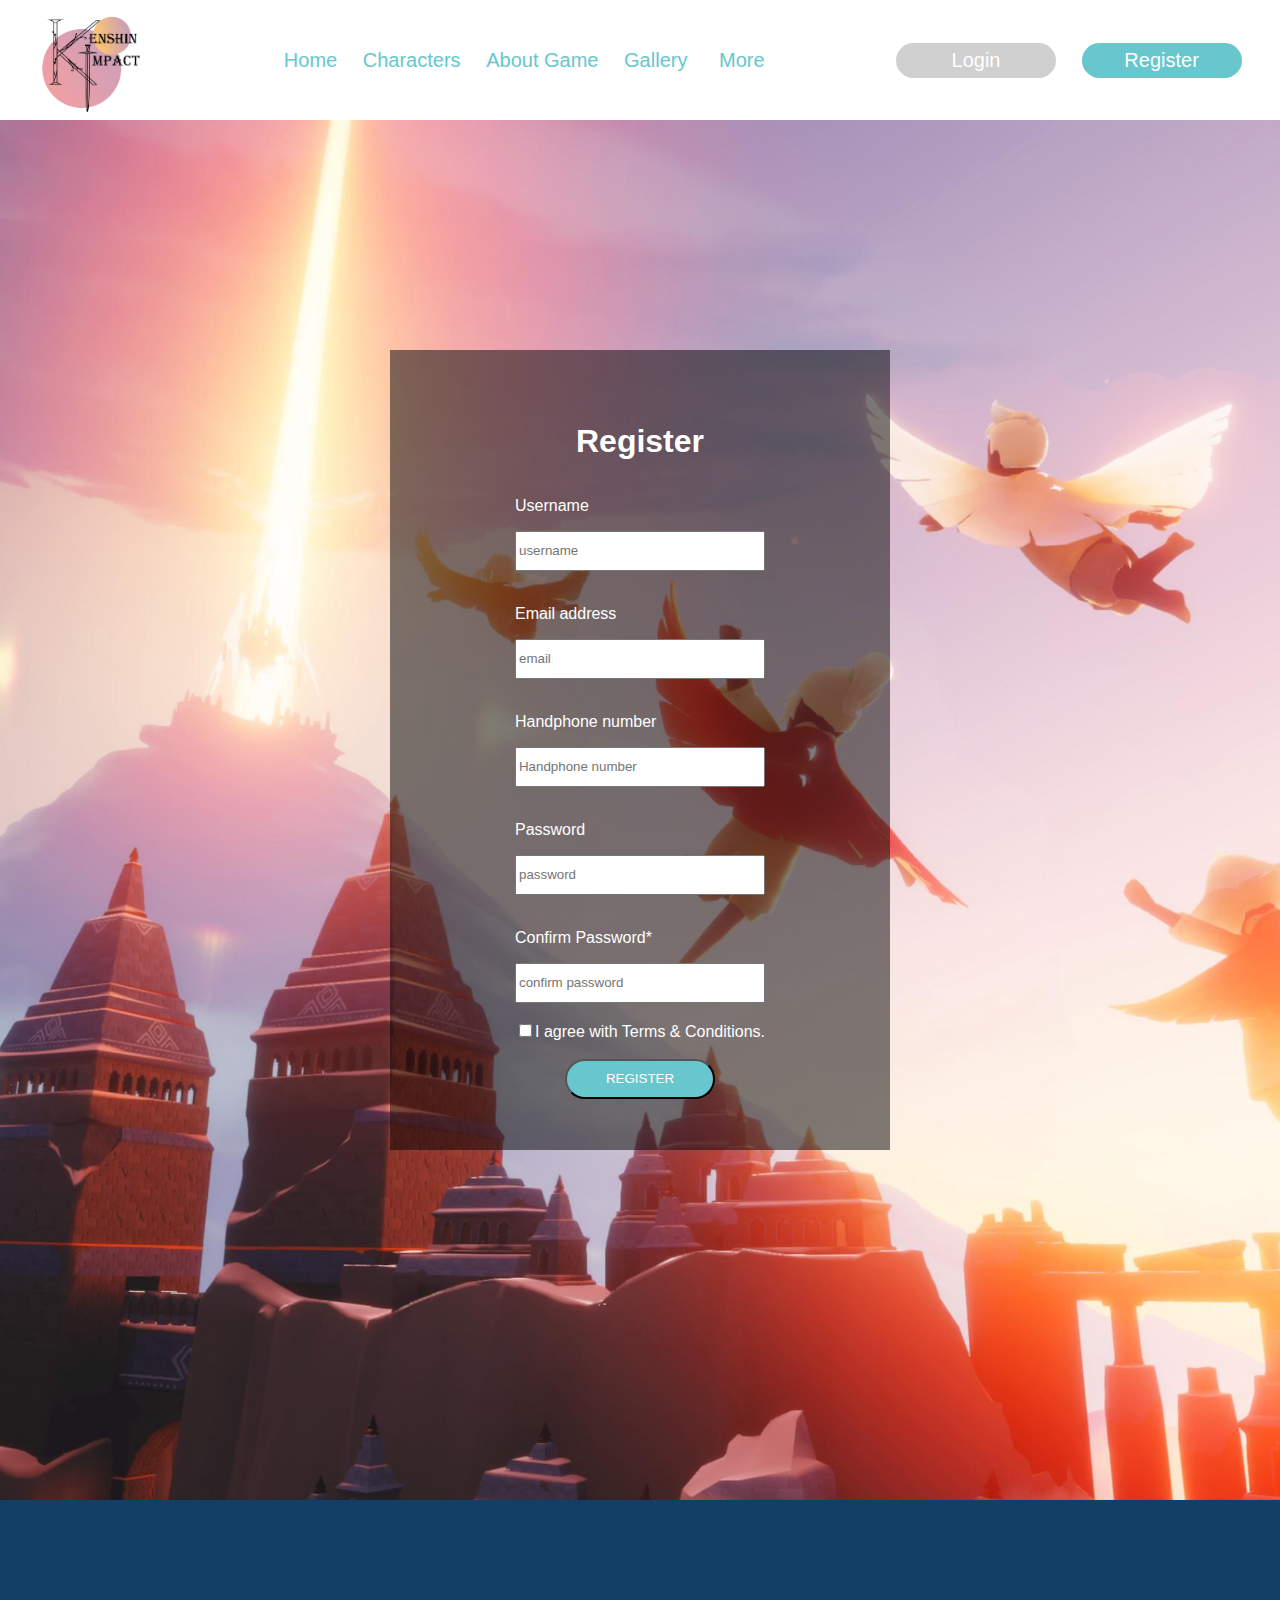
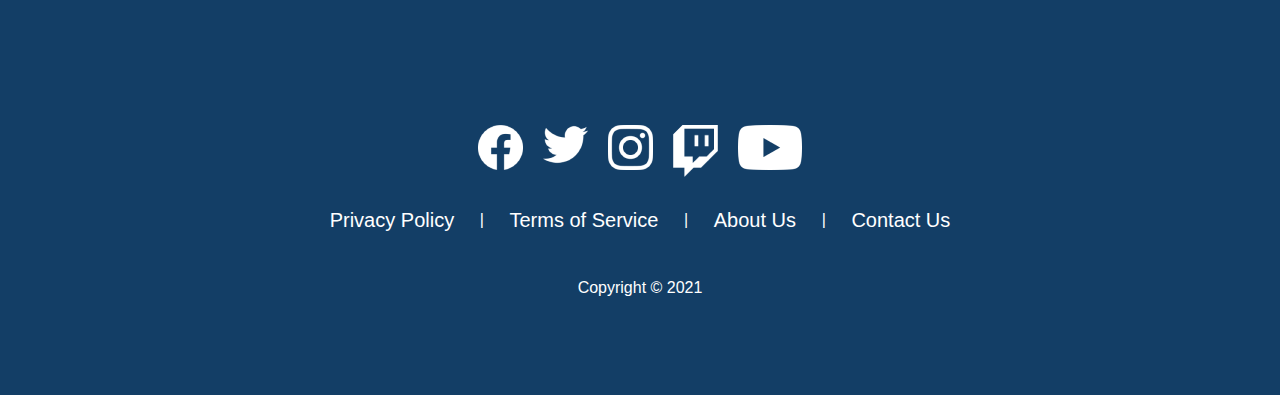
<file: register.html>
<!DOCTYPE html>
<html lang="en">
<head>
    <meta charset="UTF-8">
    <meta http-equiv="X-UA-Compatible" content="IE=edge">
    <meta name="viewport" content="width=device-width, initial-scale=1.0">
    <title>Register</title>
    <link rel="stylesheet" href="style.css">
    <link rel="icon" href="./Asset/Logo_-_1.png">
</head>
<body>
    <div id = "header">
        <div id ="logo">
            <img src="./Asset/Logo_-_1.png" alt="">
        </div>
        <div class = "navbar">
            <a href="./index.html">Home</a>
            <a href="./character.html">Characters</a>
            <a href="./aboutGame.html">About Game</a>
            <a href="./gallery.html">Gallery</a>
            <div class="dropdown">
                <button id="More" onclick ="myFunction()" class="drop">More</button>
                <div id="myDropdown" class = "dropdown-content">
                    <a href="./latest.html">Latest</a>
                    <a href="./info.html">Info</a>
                    <a href="./update.html">Update</a>
                    <a href="./event.html">Events</a>
                </div>
            </div>
        </div>
        <div class = "reg">
            <div id ='log'>
                <a href="./login.html">Login</a>
            </div>
            <div id = "Register">
                <a href="./register.html">Register</a>
            </div>
        </div>
    </div>
    <div id="content-register">
        <div id='box'>
            <div>
                <h1 id="judul">Register</h1>
            </div>
            <div class="form">
                <p>Username</p>
                <input type="text" name="" id="username" class="kotak" placeholder = "username">
                <br>
                <p>Email address</p>
                <input type="text" name="" id="email" class="kotak" placeholder = "email">
                <br>
                <p>Handphone number</p>
                <input type="text" name="" id="noHp" class="kotak" placeholder = "Handphone number">
                <br>
                <p>Password</p>
                <input type="password" name="" id="password" class="kotak" placeholder="password">
                <br>
                <p>Confirm Password*</p>
                <input type="password" name="" id="confirm" class="kotak" placeholder="confirm password">
                <br>
                <div>
                <input type="checkbox" name="" id="checkbox" class="">I agree with Terms & Conditions.
                </div>
                <br>
                <div class="btn-register">
                    <button onclick="check()">
                        REGISTER
                    </button>
                </div>
            </div>
        </div>
    </div>
    <div id="footer">
        <div id="link">
            <a href="http://facebook.com/cindy.natasya.9883">
                <img src="./Asset/facebook.png" alt="">
            </a>
            <a href="https://twitter.com/Cindynatasya19">
                <img src="./Asset/twitter.png" alt="">
            </a>
            <a href="http://instagram.com/cnpvrs11/">
                <img src="./Asset/instagram.png" alt="">
            </a>
            <a href="http://twitch.com">
                <img src="./Asset/twitch.png" alt="">
            </a>
            <a href="http://www.youtube.com/channel/UCuiY-HRkQZcC7AYAsBxR7NA">
                <img src="./Asset/youtube.png" alt="">
            </a>
        </div>
        <br>
        <div class = "footerbar">
            <a href="./privacyPolicy.html">Privacy Policy</a>
            <p>|</p>
            <a href="./terms.html">Terms of Service</a>
            <p>|</p>
            <a href="./aboutUs.html">About Us</a>
            <p>|</p>
            <a href="./contactUs.html">Contact Us</a>
        </div>
        <br>
        <div id="cp">
            <p>Copyright © 2021</p>
        </div>
    </div>
    <script src="./registerJS.js"></script>
</body>
</html>
</file>
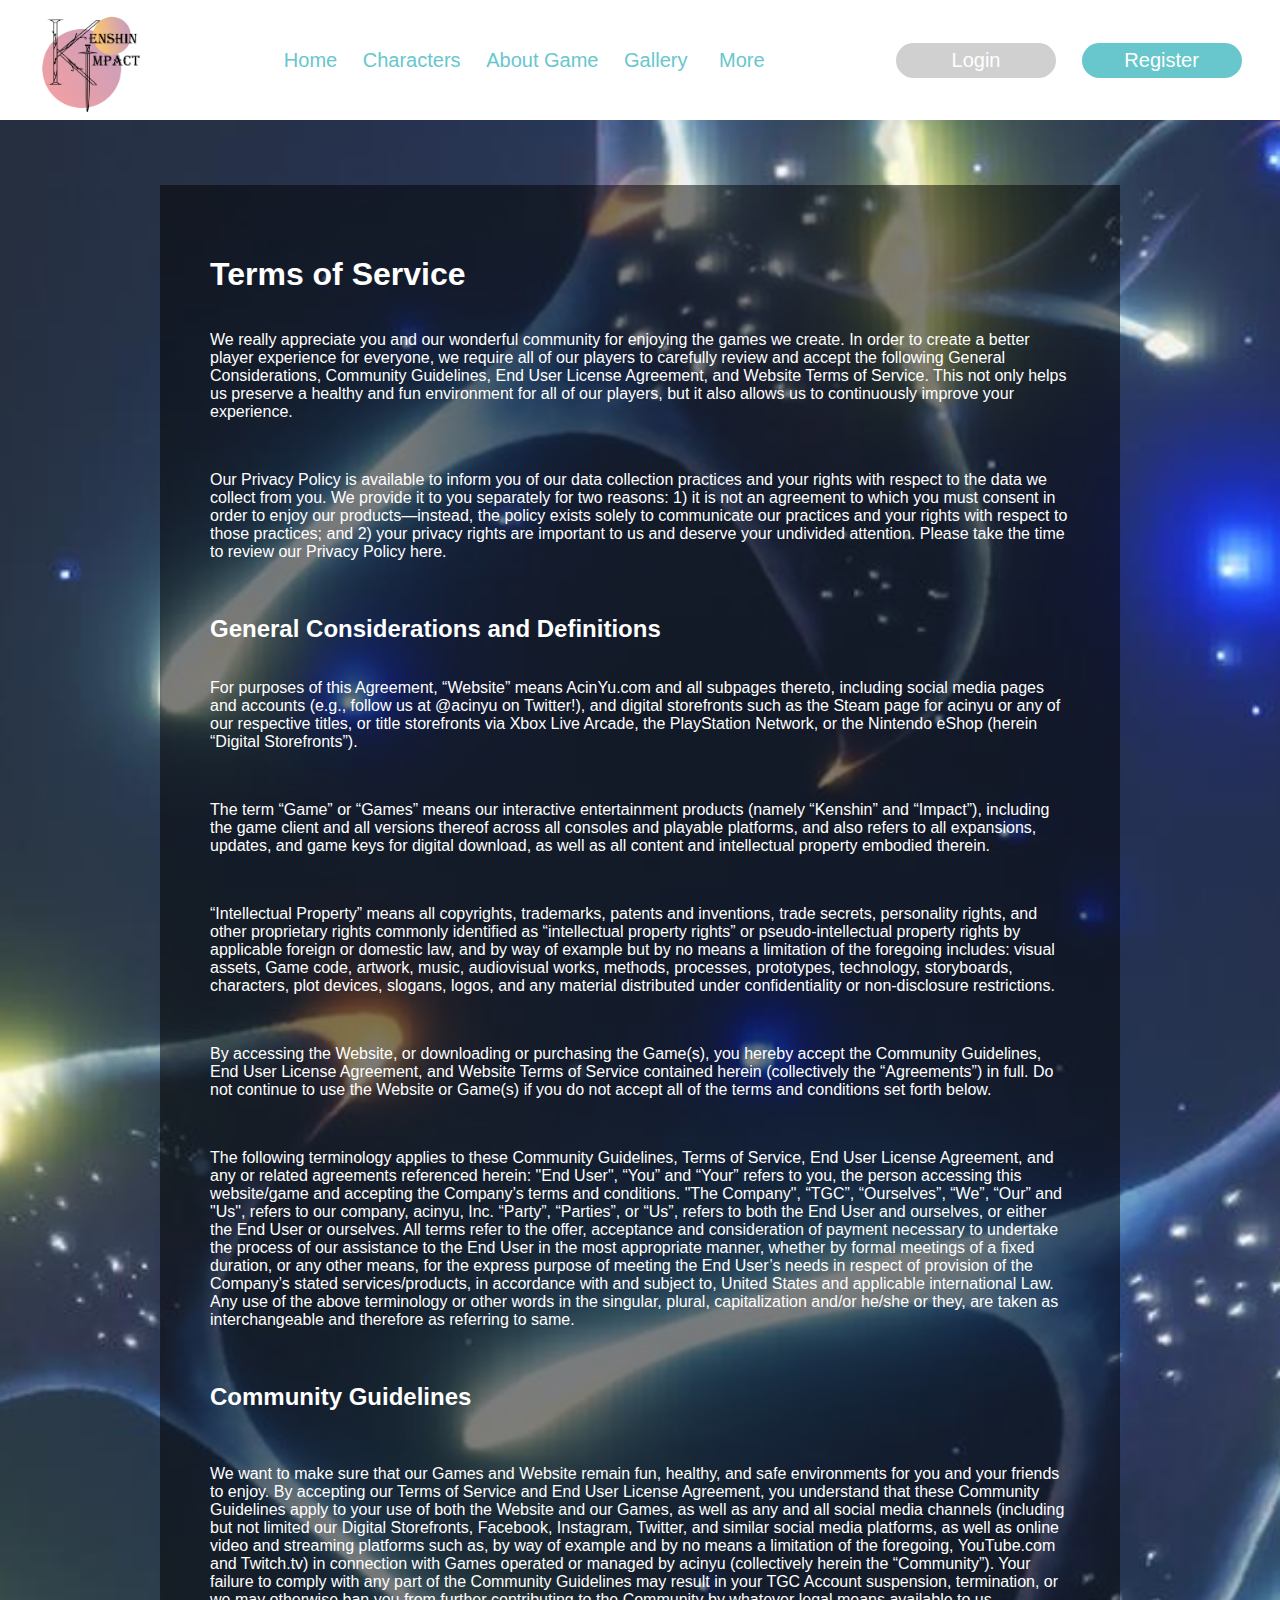
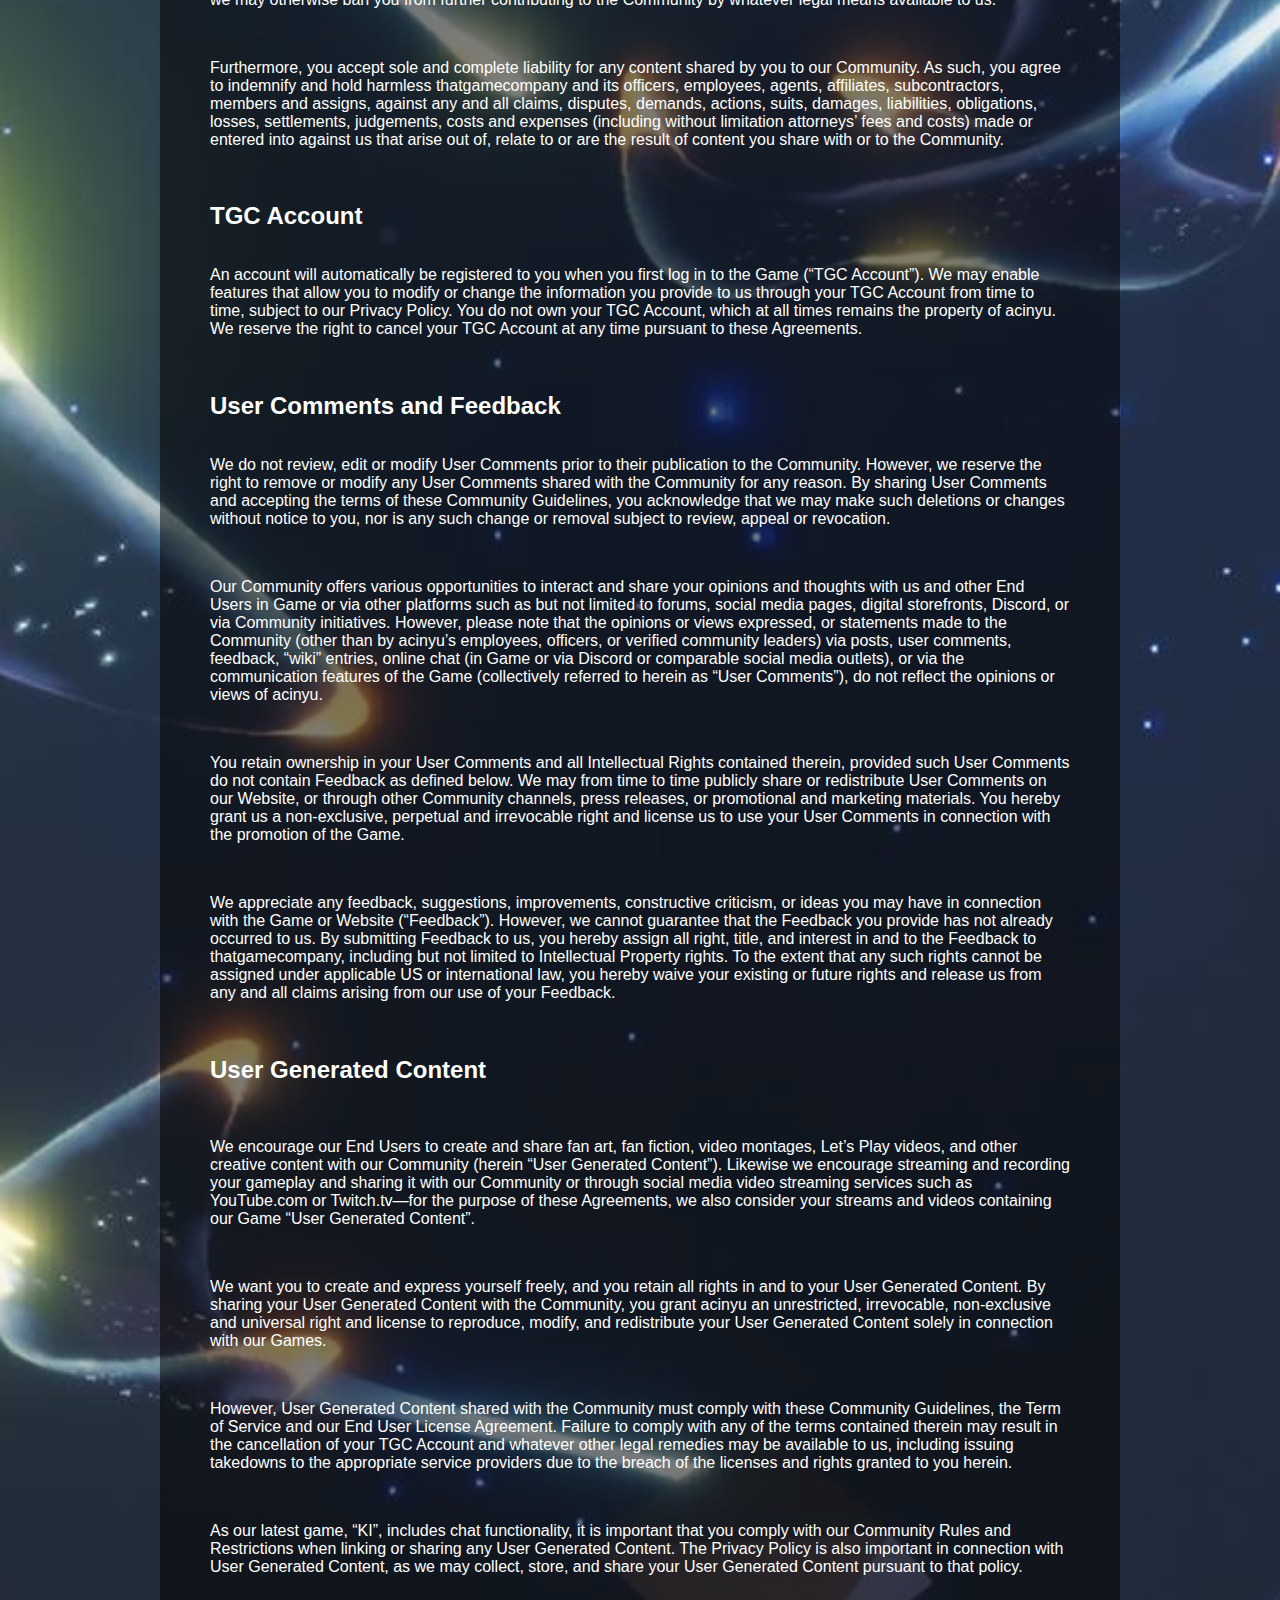
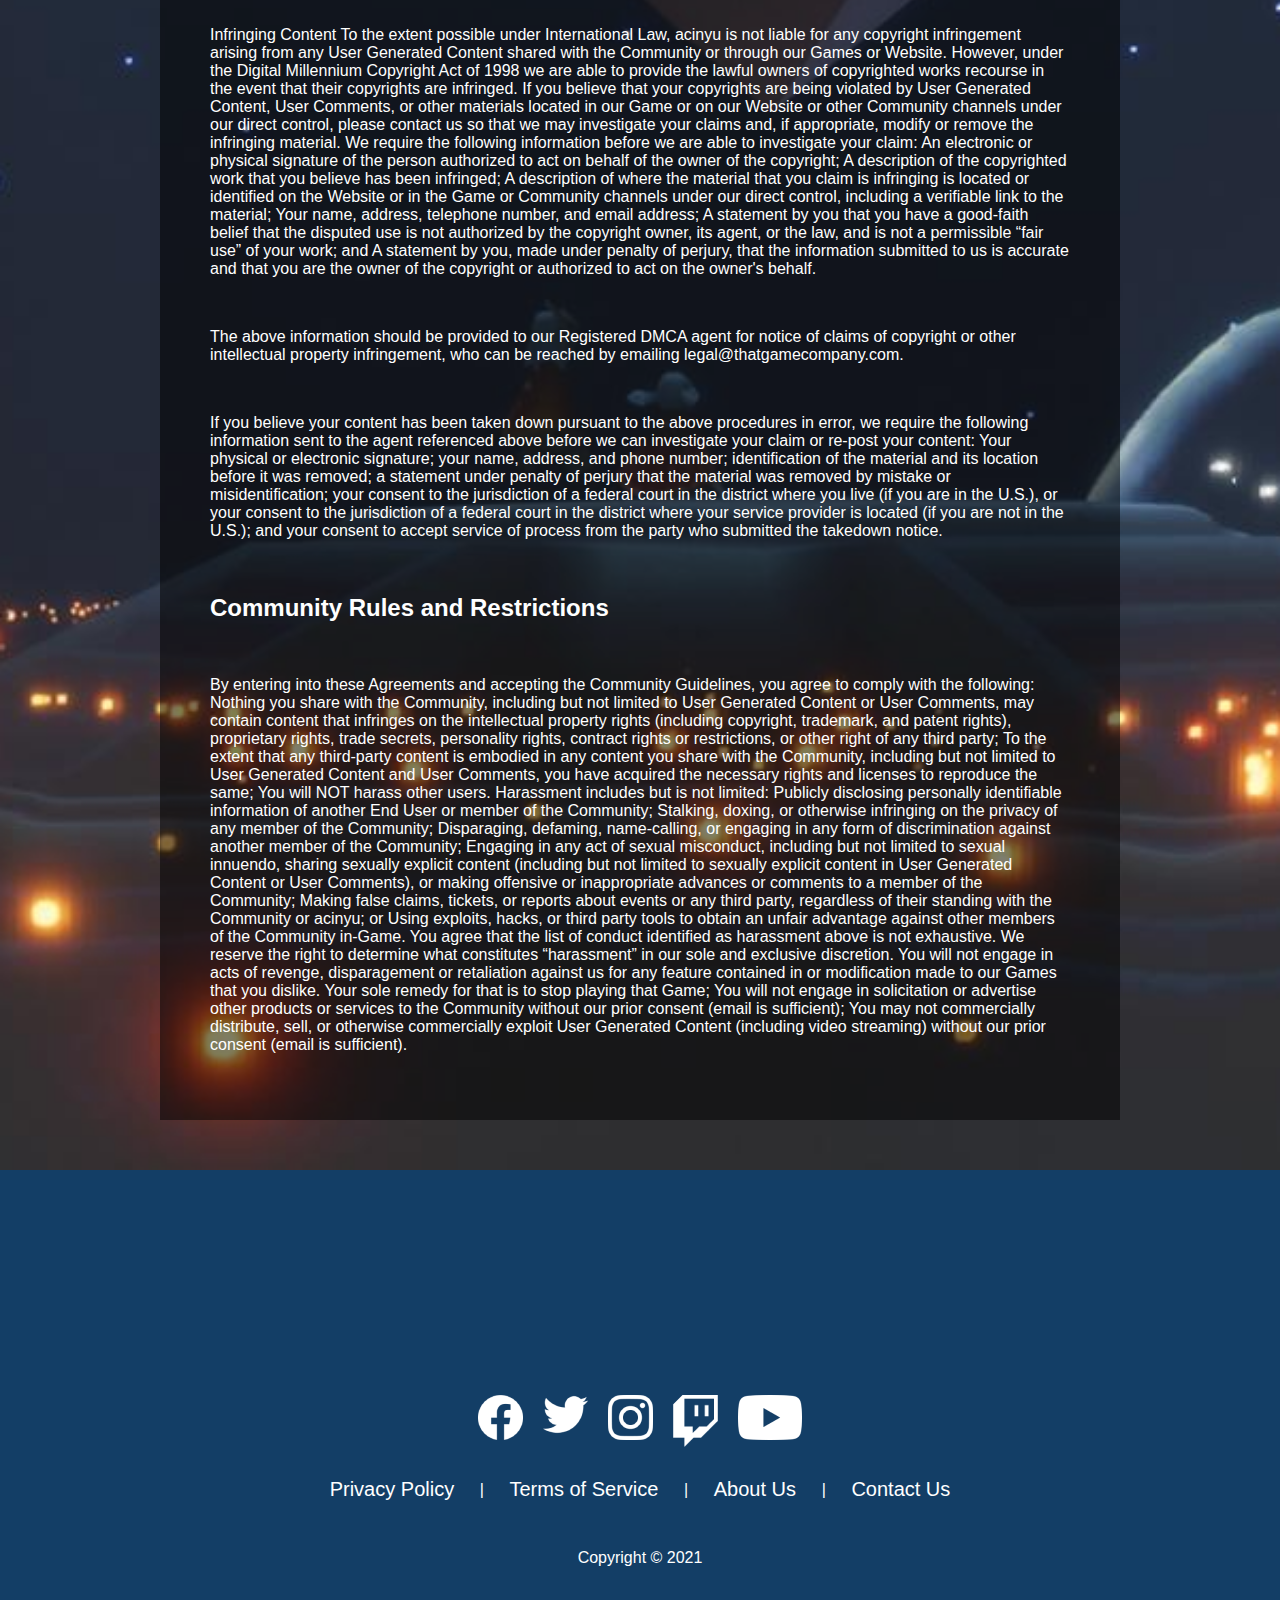
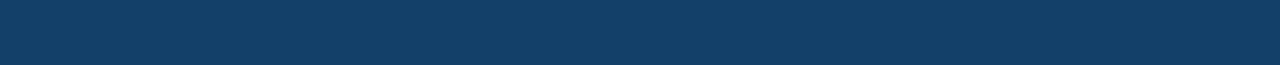
<file: terms.html>
<!DOCTYPE html>
<html lang="en">
<head>
    <meta charset="UTF-8">
    <meta http-equiv="X-UA-Compatible" content="IE=edge">
    <meta name="viewport" content="width=device-width, initial-scale=1.0">
    <title>Terms of Service</title>
    <link rel="stylesheet" href="style.css">
    <link rel="icon" href="./Asset/Logo_-_1.png">
    <script src="script.js"></script>
</head>
<body>
    <div id = "header">
        <div id ="logo">
            <img src="./Asset/Logo_-_1.png" alt="">
        </div>
        <div class = "navbar">
            <a href="./index.html">Home</a>
            <a href="./character.html">Characters</a>
            <a href="./aboutGame.html">About Game</a>
            <a href="./gallery.html">Gallery</a>
            <div class="dropdown">
                <button id="More" onclick ="myFunction()" class="drop">More</button>
                <div id="myDropdown" class = "dropdown-content">
                    <a href="./latest.html">Latest</a>
                    <a href="./info.html">Info</a>
                    <a href="./update.html">Update</a>
                    <a href="./event.html">Events</a>
                </div>
            </div>
        </div>
        <div class = "reg">
            <div id ='log'>
                <a href="./login.html">Login</a>
            </div>
            <div id = "Register">
                <a href="./register.html">Register</a>
            </div>
        </div>
    </div>
    <div class="contentFt" id = "contentTerms">
        <div id="contentFooter">
            <h1>
                Terms of Service
            </h1>
            <p>
                We really appreciate you and our wonderful community for enjoying the games we create. In order to create a better player experience for everyone, we require all of our players to carefully review and accept the following General Considerations, Community Guidelines, End User License Agreement, and Website Terms of Service. This not only helps us preserve a healthy and fun environment for all of our players, but it also allows us to continuously improve your experience.
            </p>
            <br>
            <p>
                Our Privacy Policy is available to inform you of our data collection practices and your rights with respect to the data we collect from you. We provide it to you separately for two reasons: 1) it is not an agreement to which you must consent in order to enjoy our products—instead, the policy exists solely to communicate our practices and your rights with respect to those practices; and 2) your privacy rights are important to us and deserve your undivided attention. Please take the time to review our Privacy Policy here.
            </p>
            <br>
            <h2>General Considerations and Definitions</h2>
            <p>
                For purposes of this Agreement, “Website” means AcinYu.com and all subpages thereto, including social media pages and accounts (e.g., follow us at @acinyu on Twitter!), and digital storefronts such as the Steam page for acinyu or any of our respective titles, or title storefronts via Xbox Live Arcade, the PlayStation Network, or the Nintendo eShop (herein “Digital Storefronts”).
            </p>
            <br>
            <p>
                The term “Game” or “Games” means our interactive entertainment products (namely “Kenshin” and “Impact”), including the game client and all versions thereof across all consoles and playable platforms, and also refers to all expansions, updates, and game keys for digital download, as well as all content and intellectual property embodied therein.
            </p>
            <br>
            <p>
                “Intellectual Property” means all copyrights, trademarks, patents and inventions, trade secrets, personality rights, and other proprietary rights commonly identified as “intellectual property rights” or pseudo-intellectual property rights by applicable foreign or domestic law, and by way of example but by no means a limitation of the foregoing includes: visual assets, Game code, artwork, music, audiovisual works, methods, processes, prototypes, technology, storyboards, characters, plot devices, slogans, logos, and any material distributed under confidentiality or non-disclosure restrictions.
            </p>
            <br>
            <p>
                By accessing the Website, or downloading or purchasing the Game(s), you hereby accept the Community Guidelines, End User License Agreement, and Website Terms of Service contained herein (collectively the “Agreements”) in full. Do not continue to use the Website or Game(s) if you do not accept all of the terms and conditions set forth below.

            </p>
            <br>
            <p>
                The following terminology applies to these Community Guidelines, Terms of Service, End User License Agreement, and any or related agreements referenced herein: "End User", “You” and “Your” refers to you, the person accessing this website/game and accepting the Company’s terms and conditions. "The Company", “TGC”, “Ourselves”, “We”, “Our” and "Us", refers to our company, acinyu, Inc. “Party”, “Parties”, or “Us”, refers to both the End User and ourselves, or either the End User or ourselves. All terms refer to the offer, acceptance and consideration of payment necessary to undertake the process of our assistance to the End User in the most appropriate manner, whether by formal meetings of a fixed duration, or any other means, for the express purpose of meeting the End User’s needs in respect of provision of the Company’s stated services/products, in accordance with and subject to, United States and applicable international Law. Any use of the above terminology or other words in the singular, plural, capitalization and/or he/she or they, are taken as interchangeable and therefore as referring to same.
            </p>
            <br>
            <h2>Community Guidelines</h2>
            <br>
            <p>
                We want to make sure that our Games and Website remain fun, healthy, and safe environments for you and your friends to enjoy. By accepting our Terms of Service and End User License Agreement, you understand that these Community Guidelines apply to your use of both the Website and our Games, as well as any and all social media channels (including but not limited our Digital Storefronts, Facebook, Instagram, Twitter, and similar social media platforms, as well as online video and streaming platforms such as, by way of example and by no means a limitation of the foregoing, YouTube.com and Twitch.tv)  in connection with Games operated or managed by acinyu (collectively herein the “Community”). Your failure to comply with any part of the Community Guidelines may result in your TGC Account suspension, termination, or we may otherwise ban you from further contributing to the Community by whatever legal means available to us.
            </p>
            <br>
            <p>
                Furthermore, you accept sole and complete liability for any content shared by you to our Community. As such, you agree to indemnify and hold harmless thatgamecompany and its officers, employees, agents, affiliates, subcontractors, members and assigns, against any and all claims, disputes, demands, actions, suits, damages, liabilities, obligations, losses, settlements, judgements, costs and expenses (including without limitation attorneys’ fees and costs) made or entered into against us that arise out of, relate to or are the result of content you share with or to the Community.
            </p>
            <br>
            <h2>TGC Account</h2>
            <p>
                An account will automatically be registered to you when you first log in to the Game (“TGC Account”). We may enable features that allow you to modify or change the information you provide to us through your TGC Account from time to time, subject to our Privacy Policy. You do not own your TGC Account, which at all times remains the property of acinyu. We reserve the right to cancel your TGC Account at any time pursuant to these Agreements.
            </p>
            <br>
            <h2>User Comments and Feedback</h2>
            <p>
                We do not review, edit or modify User Comments prior to their publication to the Community. However, we reserve the right to remove or modify any User Comments shared with the Community for any reason. By sharing User Comments and accepting the terms of these Community Guidelines, you acknowledge that we may make such deletions or changes without notice to you, nor is any such change or removal subject to review, appeal or revocation.
            </p>
            <br>
            <p>
                Our Community offers various opportunities to interact and share your opinions and thoughts with us and other End Users in Game or via other platforms such as but not limited to forums, social media pages, digital storefronts, Discord, or via Community initiatives. However, please note that the opinions or views expressed, or statements made to the Community (other than by acinyu’s employees, officers, or verified community leaders) via posts, user comments, feedback, “wiki” entries,  online chat (in Game or via Discord or comparable social media outlets), or via the communication features of the Game (collectively referred to herein as “User Comments”), do not reflect the opinions or views of acinyu.
            </p>
            <br>
            <p>
                You retain ownership in your User Comments and all Intellectual Rights contained therein, provided such User Comments do not contain Feedback as defined below. We may from time to time publicly share or redistribute User Comments on our Website, or through other Community channels, press releases, or promotional and marketing materials. You hereby grant us a non-exclusive, perpetual and irrevocable right and license us to use your User Comments in connection with the promotion of the Game.
            </p>
            <br>
            <p>
                We appreciate any feedback, suggestions, improvements, constructive criticism, or ideas you may have in connection with the Game or Website (“Feedback”). However, we cannot guarantee that the Feedback you provide has not already occurred to us. By submitting Feedback to us, you hereby assign all right, title, and interest in and to the Feedback to thatgamecompany, including but not limited to Intellectual Property rights. To the extent that any such rights cannot be assigned under applicable US or international law, you hereby waive your existing or future rights and release us from any and all claims arising from our use of your Feedback.
            </p>
            <br>
            <h2>User Generated Content</h2>
            <br>
            <p>
                We encourage our End Users to create and share fan art, fan fiction, video montages, Let’s Play videos, and other creative content with our Community (herein “User Generated Content”). Likewise we encourage streaming and recording your gameplay and sharing it with our Community or through social media video streaming services such as YouTube.com or Twitch.tv—for the purpose of these Agreements, we also consider your streams and videos containing our Game “User Generated Content”.
            </p>
            <br>
            <p>
                We want you to create and express yourself freely, and you retain all rights in and to your User Generated Content. By sharing your User Generated Content with the Community, you grant acinyu an unrestricted, irrevocable, non-exclusive and universal right and license to reproduce, modify, and redistribute your User Generated Content solely in connection with our Games.
            </p>
            <br>
            <p>
                However, User Generated Content shared with the Community must comply with these Community Guidelines, the Term of Service and our End User License Agreement. Failure to comply with any of the terms contained therein may result in the cancellation of your TGC Account and whatever other legal remedies may be available to us, including issuing takedowns to the appropriate service providers due to the breach of the licenses and rights granted to you herein.
            </p>
            <br>
            <p>
                As our latest game, “KI”, includes chat functionality, it is important that you comply with our Community Rules and Restrictions when linking or sharing any User Generated Content. The Privacy Policy is also important in connection with User Generated Content, as we may collect, store, and share your User Generated Content pursuant to that policy.
            </p>
            <br>
            <p>
                Infringing Content
                To the extent possible under International Law, acinyu is not liable for any copyright infringement arising from any User Generated Content shared with the Community or through our Games or Website. However, under the Digital Millennium Copyright Act of 1998 we are able to provide the lawful owners of copyrighted works recourse in the event that their copyrights are infringed. If you believe that your copyrights are being violated by User Generated Content, User Comments, or other materials located in our Game or on our Website or other Community channels under our direct control, please contact us so that we may investigate your claims and, if appropriate, modify or remove the infringing material. We require the following information before we are able to investigate your claim:
                An electronic or physical signature of the person authorized to act on behalf of the owner of the copyright;
                A description of the copyrighted work that you believe has been infringed;
                A description of where the material that you claim is infringing is located or identified on the Website or in the Game or Community channels under our direct control, including a verifiable link to the material;
                Your name, address, telephone number, and email address;
                A statement by you that you have a good-faith belief that the disputed use is not authorized by the copyright owner, its agent, or the law, and is not a permissible “fair use” of your work; and
                A statement by you, made under penalty of perjury, that the information submitted to us is accurate and that you are the owner of the copyright or authorized to act on the owner's behalf.
            </p>
            <br>
            <p>
                The above information should be provided to our Registered DMCA agent for notice of claims of copyright or other intellectual property infringement, who can be reached by emailing legal@thatgamecompany.com.
            </p>
            <br>
            <p>
                If you believe your content has been taken down pursuant to the above procedures in error, we require the following information sent to the agent referenced above before we can investigate your claim or re-post your content:
                Your physical or electronic signature;
                your name, address, and phone number;
                identification of the material and its location before it was removed;
                a statement under penalty of perjury that the material was removed by mistake or misidentification;
                your consent to the jurisdiction of a federal court in the district where you live (if you are in the U.S.), or your consent to the jurisdiction of a federal court in the district where your service provider is located (if you are not in the U.S.); and
                your consent to accept service of process from the party who submitted the takedown notice.

            </p>
            <br>
            <h2>Community Rules and Restrictions</h2>
            <br>
            <p>
                By entering into these Agreements and accepting the Community Guidelines, you agree to comply with the following:
                Nothing you share with the Community, including but not limited to User Generated Content or User Comments, may contain content that infringes on the intellectual property rights (including copyright, trademark, and patent rights), proprietary rights, trade secrets, personality rights, contract rights or restrictions, or other right of any third party;
                To the extent that any third-party content is embodied in any content you share with the Community, including but not limited to User Generated Content and User Comments, you have acquired the necessary rights and licenses to reproduce the same;
                You will NOT harass other users. Harassment includes but is not limited:
                Publicly disclosing personally identifiable information of another End User or member of the Community;
                Stalking, doxing, or otherwise infringing on the privacy of any member of the Community;
                Disparaging, defaming, name-calling, or engaging in any form of discrimination against another member of the Community;
                Engaging in any act of sexual misconduct, including but not limited to sexual innuendo, sharing sexually explicit content (including but not limited to sexually explicit content in User Generated Content or User Comments), or making offensive or inappropriate advances or comments to a member of the Community;
                Making false claims, tickets, or reports about events or any third party, regardless of their standing with the Community or acinyu; or
                Using exploits, hacks, or third party tools to obtain an unfair advantage against other members of the Community in-Game.
                You agree that the list of conduct identified as harassment above is not exhaustive. We reserve the right to determine what constitutes “harassment” in our sole and exclusive discretion.
                You will not engage in acts of revenge, disparagement or retaliation against us for any feature contained in or modification made to our Games that you dislike. Your sole remedy for that is to stop playing that Game;
                You will not engage in solicitation or advertise other products or services to the Community without our prior consent (email is sufficient);
                You may not commercially distribute, sell, or otherwise commercially exploit User Generated Content (including video streaming) without our prior consent (email is sufficient).

            </p>
        </div>

        
    </div>

    <div id="footer">
        <div id="link">
            <a href="http://facebook.com/cindy.natasya.9883">
                <img src="./Asset/facebook.png" alt="">
            </a>
            <a href="https://twitter.com/Cindynatasya19">
                <img src="./Asset/twitter.png" alt="">
            </a>
            <a href="http://instagram.com/cnpvrs11/">
                <img src="./Asset/instagram.png" alt="">
            </a>
            <a href="http://twitch.com">
                <img src="./Asset/twitch.png" alt="">
            </a>
            <a href="http://www.youtube.com/channel/UCuiY-HRkQZcC7AYAsBxR7NA">
                <img src="./Asset/youtube.png" alt="">
            </a>
        </div>
        <br>
        <div class = "footerbar">
            <a href="./privacyPolicy.html">Privacy Policy</a>
            <p>|</p>
            <a href="./terms.html">Terms of Service</a>
            <p>|</p>
            <a href="./aboutUs.html">About Us</a>
            <p>|</p>
            <a href="./contactUs.html">Contact Us</a>
        </div>
        <br>
        <div id="cp">
            <p>Copyright © 2021</p>
        </div>
    </div>
</body>
</html>
</file>
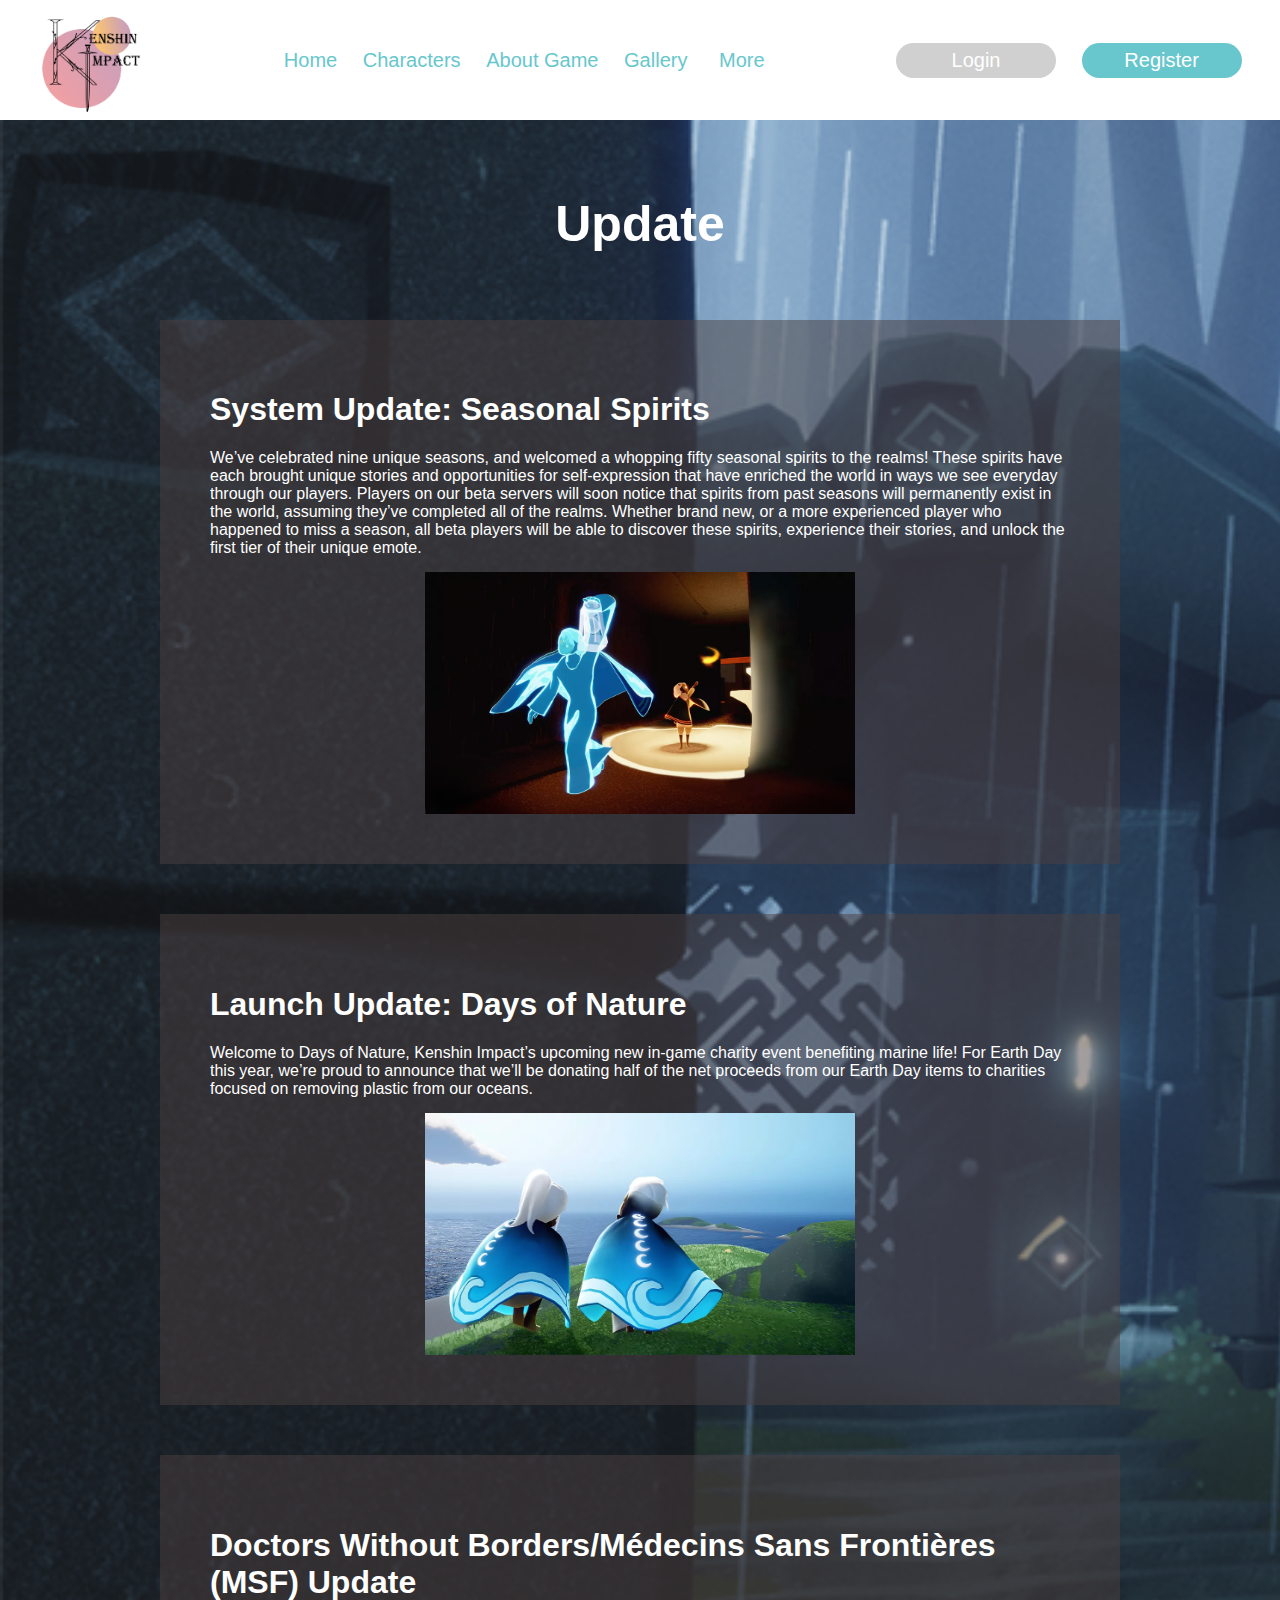
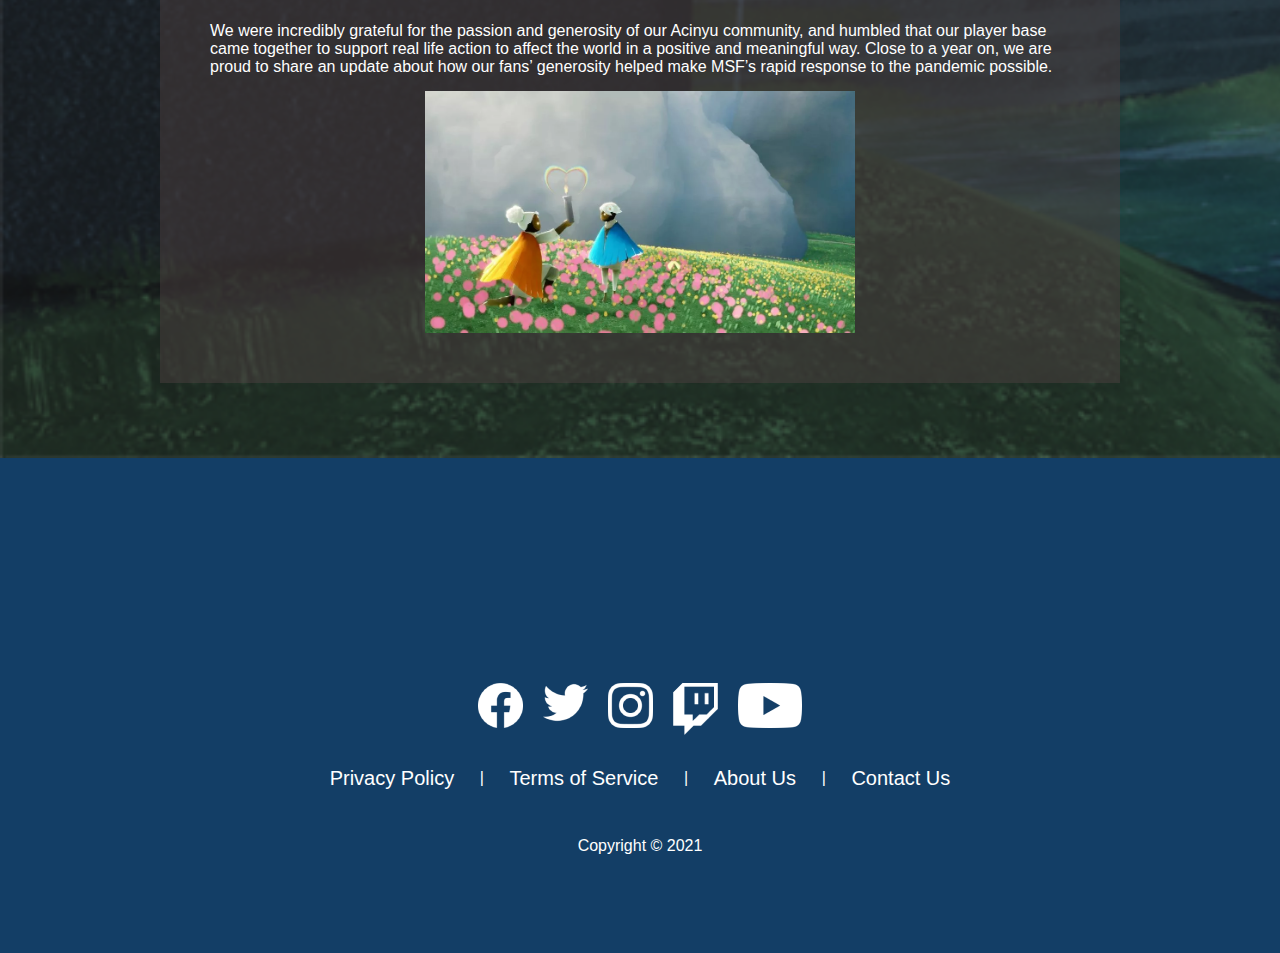
<file: update.html>
<!DOCTYPE html>
<html lang="en">
<head>
    <meta charset="UTF-8">
    <meta http-equiv="X-UA-Compatible" content="IE=edge">
    <meta name="viewport" content="width=device-width, initial-scale=1.0">
    <title>Update</title>
    <link rel="stylesheet" href="style.css">
    <link rel="icon" href="./Asset/Logo_-_1.png">
    <script src="script.js"></script>
</head>
<body>
    <div id = "header">
        <div id ="logo">
            <img src="./Asset/Logo_-_1.png" alt="">
        </div>
        <div class = "navbar">
            <a href="./index.html">Home</a>
            <a href="./character.html">Characters</a>
            <a href="./aboutGame.html">About Game</a>
            <a href="./gallery.html">Gallery</a>
            <div class="dropdown">
                <button id="More" onclick ="myFunction()" class="drop">More</button>
                <div id="myDropdown" class = "dropdown-content">
                    <a href="./latest.html">Latest</a>
                    <a href="./info.html">Info</a>
                    <a href="./update.html">Update</a>
                    <a href="./event.html">Events</a>
                </div>
            </div>
        </div>
        <div class = "reg">
            <div id ='log'>
                <a href="./login.html">Login</a>
            </div>
            <div id = "Register">
                <a href="./register.html">Register</a>
            </div>
        </div>
    </div>
    <div id = "contentUP">
        <h2 class="more_title">Update</h2>
        <div id="more">
            <div id="detail">
                <h1>System Update: Seasonal Spirits</h1>
                <p>We’ve celebrated nine unique seasons, and welcomed a whopping fifty seasonal spirits to the realms! These spirits have each brought unique stories and opportunities for self-expression that have enriched the world in ways we see everyday through our players. Players on our beta servers will soon notice that spirits from past seasons will permanently exist in the world, assuming they’ve completed all of the realms. Whether brand new, or a more experienced player who happened to miss a season, all beta players will be able to discover these spirits, experience their stories, and unlock the first tier of their unique emote.</p>
            </div>
            <div id="image">
                <img src="./Asset/Update/systemupdate-seasonalspirits_blogheader.png" alt="">
            </div>
        </div>
        <div id="more">
            <div id="detail">
                <h1>Launch Update: Days of Nature</h1>
                <p>Welcome to Days of Nature, Kenshin Impact’s upcoming new in-game charity event benefiting marine life! For Earth Day this year, we’re proud to announce that we’ll be donating half of the net proceeds from our Earth Day items to charities focused on removing plastic from our oceans.</p>
            </div>
            <div id="image">
                <img src="./Asset/Update/days_of_nature_launch_blog_afab8614af.png" alt="">
            </div>
        </div>
        <div id="more">
            <div id="detail">
                <h1>Doctors Without Borders/Médecins Sans Frontières (MSF) Update</h1>
                <p>We were incredibly grateful for the passion and generosity of our Acinyu community, and humbled that our player base came together to support real life action to affect the world in a positive and meaningful way. Close to a year on, we are proud to share an update about how our fans’ generosity helped make MSF’s rapid response to the pandemic possible.</p>
            </div>
            <div id="image">
                <img src="./Asset/Update/large_days_of_healing_1_8cfdf0504c.png" alt="">
            </div>
        </div>
    </div>

    <div id="footer">
        <div id="link">
            <a href="http://facebook.com/cindy.natasya.9883">
                <img src="./Asset/facebook.png" alt="">
            </a>
            <a href="https://twitter.com/Cindynatasya19">
                <img src="./Asset/twitter.png" alt="">
            </a>
            <a href="http://instagram.com/cnpvrs11/">
                <img src="./Asset/instagram.png" alt="">
            </a>
            <a href="http://twitch.com">
                <img src="./Asset/twitch.png" alt="">
            </a>
            <a href="http://www.youtube.com/channel/UCuiY-HRkQZcC7AYAsBxR7NA">
                <img src="./Asset/youtube.png" alt="">
            </a>
        </div>
        <br>
        <div class = "footerbar">
            <a href="./privacyPolicy.html">Privacy Policy</a>
            <p>|</p>
            <a href="./terms.html">Terms of Service</a>
            <p>|</p>
            <a href="./aboutUs.html">About Us</a>
            <p>|</p>
            <a href="./contactUs.html">Contact Us</a>
        </div>
        <br>
        <div id="cp">
            <p>Copyright © 2021</p>
        </div>
    </div>
</body>
</html>
</file>
<file: style.css>
body{
    padding: 0;
    margin: 0;
    font-family: 'Montserrat-Regular',sans-serif;
}

#header{
    position: -webkit- sticky;
    position: fixed;
    width: 100%;
    display: flex;
    flex-direction: row;
    justify-content: space-between;
    align-items: center;
    background: white;
}

#logo{
    display: flex;
    height: 120px;
    width: 120px;
    margin-left: 3vw;
}

.navbar{
    display: flex;
    flex-direction: row;
    justify-content: space-between;
    align-items: center;
}

.navbar a{
    text-decoration: none;
    color: #67C7CD;
    margin-right: 2vw;
    font-size: 20px;
}

.navbar :hover{
    color:  #d0d0d0 ;
}

.reg{
    display: flex;
    flex-direction: row;
    justify-content: space-between;
    align-items: center;
    margin-right: 1vw;
    /* border-radius: 10px; */
}

#log{
    display: flex;
    background-color: #d0d0d0;
    border-radius: 24px;
    margin-right: 2vw;
    height: 35px;
    width: 160px;
    justify-content: center;
    align-items: center;
}

#Register{
    display: flex;
    align-items: center;
    background-color:#67C7CD ;
    border-radius: 24px;
    margin-right: 2vw;
    height: 35px;
    width: 160px;
    justify-content: center;
}

#log a{
    text-decoration: none;
    color: white;
    font-size: 20px;
}

#Register a{
    text-decoration: none;
    color: white;
    font-size: 20px;
}

#content{
    background-image: url(./Asset/screen-21.jpg);
    background-size: cover;
    width: 100vw;
    height: 1300px;
    background-repeat: no-repeat;
    display: flex;
    flex-direction: column;
    align-items: center;
}

#content-text p{
    text-align: center;
    color: #133e66;
    font-size: 0%;
    width: 600px;
    margin-top: 35vh;
    margin-bottom: 150px;
}

#ImageSlider{
    display: flex;
    flex-direction: column;
    width: 100vw;
    height: 550px;
    background: rgb(0, 0, 0, 0.5);
    align-items: center;
}

* {
    box-sizing: border-box
}

.mySlides {
    display: none;
}

img {
    vertical-align: middle;
}

.slideshow-container {
  max-width: 600px;
  position: static;
  margin: auto;
}

#slide{
    display: flex;
    justify-content: space-between;
    margin-inline: 200px;
}

.dot {
    cursor: pointer;
    height: 15px;
    width: 15px;
    background-color: #bbb;
    border-radius: 50%;
    transition: background-color 0.6s ease;
}

.active, .dot:hover {
    background-color: white;
}

#footer{
    display: flex;
    flex-direction: column;
    background: #133e66;
    width: 100vw;
    height: 55vh;
}

#link{
    display: flex;
    flex-direction: row;
    justify-content: center;
}

#link img{
    margin-inline: 10px;
    margin-top: 25vh;
}

.footerbar{
    display: flex;
    flex-direction: row;
    justify-content: center;
    align-items: center;
    color: white;
}

.footerbar a{
    text-decoration: none;
    color: white;
    margin-inline: 2vw;
    font-size: 20px;
}

#cp{
    color: white;
    text-align: center;
}

/*dropdown*/
.dropdown{
    height: 100%; 
    display: inline-block;
    flex-direction: column;
    justify-content: center;
    position: relative;
}

.dropdown-content a{
    display: block;
    text-decoration: none;
    padding : 10px 20px;
}

.dropdown-content{
    display: none; 
    background-color:  white; 
    position: absolute;
    top: 70px;
    width : 100px;
}

.dropdown-content a:hover{
    background-color: rgb(0, 0, 0, 0.5) ; 
    width: 100%;
} 

.dropdown:hover .dropdown-content{
    display: block;
} 

.drop{
    cursor: pointer;
    font-family: 'Montserrat-Regular',sans-serif;
    background: transparent; 
    border: none; 
    color: #67C7CD ;
    font-size: 20px;
}

.drop:hover,.drop:focus{
    background-color: none;
}

.show{
    display: block;
}

/* media screen Index */
@media screen and (max-width: 800px) and (min-width: 200px){    
    #logo{
        height: 60px;
        width: 60px;
        margin-left: 3vw;
    }

    #More{
        font-size: 12px;
    }
    
    .navbar a{
        margin-right: 2vw;
        font-size: 12px;
    }
    
    .navbar :hover{
        color:  #d0d0d0 ;
    }
    
    .reg{
        margin-right: 1vw;
    }

    #log{
        border-radius: 12px;
        margin-right: 2vw;
        height: 25px;
        width: 80px;
    }

    #Register{
        border-radius: 12px;
        margin-right: 2vw;
        height: 25px;
        width: 80px;
    }

    #log a{
        font-size: 12px;
    }
    
    #Register a{
        font-size: 12px;
    }
    
    #content{
        width: 100vw;
        height: 700px;
    }
    
    #content-text p{
        text-align: center;
        color: #133e66;
        font-size: 14px;
        width: 350px;
        margin-top: 20vh;
        margin-bottom: 150px;
    }
    
    #ImageSlider{
        height: 250px;
    }
    
    * {box-sizing: border-box}
    .mySlides {display: none;}
    .mySlides img {
        vertical-align: middle;
        max-height: 200px;
    }
    
    .slideshow-container {
        max-width: 350px;
    }
    
    #slide{
        margin-inline: 100px;
    }
    
    .dot{
        height: 7px;
        width: 7px;
        border-radius: 50%;
        transition: background-color 0.6s ease;
    }
    
    #footer{
        width: 100vw;
        height: 350px;
    }

    #link img{
        width: 40px;
    }
    
    
    .footerbar a{
        margin-inline: 2vw;
        font-size: 12px;
    }

    #cp p{
        font-size: 10px;
    }

    /* Dropdown media */
    .dropdown-content a{
        padding : 10px 10px;
    }

    .dropdown-content{
        width : 60px;
        top: 39px;
    }

    .drop{
        font-size: 12px;
    }
}

/* Login & Register */
.form{
    display: flex;
    width: auto;
    flex-direction: column;
    color:  white;
    font-family: 'Montserrat-Regular',sans-serif;
}

.btn-register{
    display: flex;
    flex-direction: column;
    align-items: center;
}

#content-register{
    display: flex;
    flex-direction: column;
    align-items: center;
    background-image: url(./Asset/screen-21.jpg);
    background-position: center;
    background-size: cover;
    width: 100vw;
    height: 1500px;
    background-repeat: no-repeat;
    padding-top: 350px;
}

#box{
    display: flex;
    flex-direction:column;
    justify-content: center;
    align-items: center;
    background-color: rgb(0, 0, 0, 0.5);
    width: 500px;
    height: 800px;
}

#judul{
    color:  white;
    font-size: xx-large;
    font-weight: bolder;
    padding-bottom: 30px;
    padding: 0px;
}

.form button{
    background-color:#67C7CD;
    color: white;
    border-radius: 24px;
    width: 150px;
    height: 40px;
}

.kotak{
    width: 250px;
    height: 40px;
}

#box1{
    display: flex;
    flex-direction: column;
    justify-content: center;
    align-items: center;
    background-color: rgb(0, 0, 0, 0.5);
    width: 500px;
    height: 560px;
}

.btn-login{
    display: flex;
    flex-direction: row;
    justify-content: center;
}

@media only screen and (max-width: 800px){
    #box{
        width: 70%;
        height: 800px;
    }

    #box1{
        width: 70%;
    }
}

/* Privacy Policy */
.contentFt{
    display: flex;
    flex-direction: column;
    align-items: center;
    color: white;
    padding-top: 15vh;
}

#contentPP{
    background-image: url(./Asset/screen-16.jpg);
    background-size: cover;
    background-position: center;
    background-repeat: no-repeat;
}

#contentFooter{
    display: flex;
    flex-direction: column;
    width: 75vw;
    background: rgb(0, 0, 0, 0.5);
    align-items: left;
    margin-top: 50px;
    margin-bottom: 50px;
    padding: 50px;
}

/* Footer */
/* Terms Of Service */
#contentTerms{
    background-image: url(./Asset/screen-15.jpg);
    background-size: cover;
    background-position: center;
    background-repeat: no-repeat;
}

/* About Us */
#contentAU{
    background-image: url(./Asset/screen-17.jpg);
    background-size: cover;
    background-position: center;
    background-repeat: no-repeat;
}

/* Contact Us */
#contentCU{
    background-image: url(./Asset/screen-18.jpg);
    background-size: cover;
    background-position: center;
    background-repeat: no-repeat;
}

@media only screen and (max-width: 800px){
    .contentFt{
        font-size: 14px;
    }

    .contentFt h2{
        font-size: 18px;
    }

    .contentFt h1{
        font-size: 25px;
    }
}

/* Character */
.content-character{
    background-image: url(./Asset/Character/background-character.jpeg);
    background-size: cover;
    background-position: center;
    background-repeat: no-repeat;
    display: flex;
    flex-direction: column;
    align-items: center;
}

.char-div{
    display: flex;
    flex-direction:column;
    margin: 35vh 0;
    padding: 4vh 0;
    width: 100vw;
    background-color: rgba(255, 255, 255, 0.2);
}

#char-title {
    color: white;
    text-align: center;
    font-size: 48px;
}

.char-box{
    display: flex;
    flex-direction: row;
    color: white;
    padding: 6vh 8vw;
}

.textbox{
    background-color: #f1efe9;
    color: #c6bca6;
    width: 350px;
    height: 400px;
    padding: 45px;
    margin-top: 75px;
    text-align: justify;
}

.textbox #char-name{
    color: #dec592;
    font-size: 28px;
    text-align: center;
}

.char-img{
    padding-left: 5vw;
    display: flex;
    flex-direction: column;
    align-items: center;
}

.char-img img{
    height: 550px;
}

* {box-sizing:border-box}

.slideshow-char {
    max-width: 1000px;
    position: static;
    margin: auto;
}


.char-box {
    display: none;
}

.prev, .next {
    cursor: pointer;
    position: absolute;
    bottom: 30vh;
    width: auto;
    padding: 16px;
    color: white;
    font-weight: bold;
    font-size: 32px;
    transition: 0.6s ease;
    border-radius:0 100px 100px 0;
    user-select: none;
}

.next {
    right: 0;
    border-radius: 100px 0 0 100px;
}

.prev:hover, .next:hover {
  background-color: rgba(0,0,0,0.8);
}

.fade {
  -webkit-animation-name: fade;
  -webkit-animation-duration: 1.5s;
  animation-name: fade;
  animation-duration: 1.5s;
}

@-webkit-keyframes fade {
  from {opacity: .4}
  to {opacity: 1}
}

@keyframes fade {
  from {opacity: .4}
  to {opacity: 1}
}

@media only screen and (max-width: 800px){
    .char-img img{
        height: 350px;
        margin-bottom: 20px;
    }

    .char-box{
        flex-direction: column-reverse;
    }

    .textbox{
        padding-top: 10px;
        margin-top: 0;
        width: 450px;
        height: 250px;
    }
}

/* Gallery */
.content-gallery{
    background-image: url(./Asset/Gallery/background-gallery.jpeg);
    background-size: cover;
    background-position: center;
    background-repeat: no-repeat;
    display: flex;
    flex-direction: column;
    align-items: center;
    padding: 25vh 5vw;
}

.gallery-box img{
    width: 400px;
    padding: 12px 12px;
    background-color: white;
    transition: 1s;
}

.gallery-box img:hover{
    width: 600px;
}

.gallery-box{
    display: grid;
    grid-template-columns: auto auto auto;
    grid-column-gap: 2vw;
    grid-row-gap: 2vh;
}

.gallery-display{
    display: flex;
    width: 100vw;
    margin: 10vh 0;
    padding: 5vh 0 10vh 0 ;
    flex-direction: column;
    align-items: center;
    background-color: rgba(255, 255, 255, 0.2);
}

#gallery-title{
    color: white;
    font-size: 48px;
    margin-bottom: 4vh;

}

@media only screen and (max-width: 1400px){
    .gallery-box{
        display: grid;
        grid-template-columns: auto auto;
        grid-column-gap: 2vw;
        grid-row-gap: 2vh;
    }

    .gallery-box img:hover{
        width: 420px;
    }
}

@media only screen and (max-width: 800px){
    .gallery-box{
        display: grid;
        grid-template-columns: auto;
        grid-column-gap: 2vw;
        grid-row-gap: 2vh;
    }
}

/* About Game */
#contentAG{
    background-image: url(./Asset/About\ Game/Valley004.png);
    background-size: cover;
    background-repeat: no-repeat;
    display: flex;
    flex-direction: column;
    align-items: center;
    color: white;
}

#welcome{
    background-image: url(./Asset/About\ Game/screen-23.jpg);
    background-size: cover;
    width: 100vw;
    height: 50vh;
    display: flex;
    flex-direction: column;
    align-items: center;
}

#welcome p{
    display: flex;
    flex-direction: column;
    margin-top: 200px;
    text-shadow: 2px 2px 4px #000000;
    font-size: 75px;
    color: #ffffff;
}

#gameSS{
    padding: 50px;
    text-align: center;
}


.slideshow-containerAG {
    max-width: 1000px;
    position: static;
    margin: auto;
}

.prevAG, .nextAG {
    cursor: pointer;
    position: absolute;
    top: 700px;
    /* width: 37%; */
    padding: 25px;
    color: white;
    font-weight: bold;
    font-size: 32px;
    border-radius: 0 100px 100px 0;
}

.prevAG{
    left: 0;
}

.nextAG {
    right: 0;
    border-radius: 100px 0 0 100px;
}

#gameFeature{
    display: flex;
    flex-direction: column;
    align-items: center;
    padding: 50px;
    animation: animate 1s ease-in-out;
}

@keyframes animate{
    50% {transform: 1s ease-in-out;}
}

#gf{
    display: flex;
    flex-direction: row;
    margin: 20px;
}

#text{
    background-size: 100%;
    background-repeat: no-repeat;
    color: white;
    background-color: rgba(255, 255, 255, 0.2);
    padding: 6vw;
    font-size: large;
}

#gf img{
    width: 60%;
}

#gameAv{
    display: flex;
    flex-direction: column;
    align-items: center;
    padding: 50px;
}

#compability{
    padding: 20px;
}

#compability a{
    flex-direction: row;
    justify-content: space-between;
    margin-inline: 4vw;
}

#compability img{
    width: 70px;
}

@media only screen and (max-width: 800px){
    #welcome p{
        font-size: 30px;
        margin-top: 90px;
    }

    #welcome{
        width: 100vw;
        height: 150px;
    }

    .prevAG, .nextAG {
        padding: 10px;
    }
    
    #gf p{
        font-size: 12px;
        text-align: justify;
    }

    #gf h2{
        font-size: 18px;
    }

    #text{
        padding: 15px;
    }

    #gameFeature{
        padding-left: 20px;
        padding-right: 20px;
    }

    #compability img{
        width: 40px;
    }

    .prevAG, .nextAG {
        top: 375px;
    }
}

/* More  */
.more_title{
    margin-top: 60px;
}

/*  Latest  */
#contentLA{
    background-image: url(./Asset/About\ Game/Features002.png);
    background-size: cover;
    background-repeat: no-repeat;
    display: flex;
    flex-direction: column;
    align-items: center;
    color: white;
    padding-bottom: 50px;
    padding-top: 15vh;
}

#contentLA h2{
    font-size: 50px;
}


/* Info */
#contentIF{
    background-image: url(./Asset/About\ Game/Forest002.png);
    background-size: cover;
    background-repeat: no-repeat;
    display: flex;
    flex-direction: column;
    align-items: center;
    color: white;
    padding-top: 15vh;
    padding-bottom: 50px;
}

#contentIF h2{
    font-size: 50px;
}

/* Update */
#contentUP{
    background-image: url(./Asset/About\ Game/Forest004.png);
    background-size: cover;
    background-repeat: no-repeat;
    display: flex;
    flex-direction: column;
    color: white;
    align-items: center;
    padding-top: 15vh;
    padding-bottom: 50px;
}

#contentUP h2{
    font-size: 50px;
}

/* Event */
#contentEV{
    display: flex;
    flex-direction: column;
    background-image: url(./Asset/About\ Game/Forest009.png);
    background-size: cover;
    background-repeat: no-repeat;
    align-items: center;
    color: white;
    padding-top: 15vh;
    padding-bottom: 50px;
}

#contentEV h2{
    font-size: 50px;
}

#more{
    flex-direction: row;
    background: rgba(75, 64, 64, 0.5);
    width: 75%;
    margin: 25px 0 25px 0;
    padding: 50px;
}

#more p{
    margin-bottom: 15px;
}

#more img{
    width: 50%;
}

#image{
    display: flex;
    justify-content: center;
}

@media only screen and (max-width: 800px){
    #more{
        font-size: 14px;
    }

    #contentLA h2{
        font-size: 35px;
    }

    #contentIF h2{
        font-size: 35px;
    }

    #contentUP h2{
        font-size: 35px;
    }

    #contentEV h2{
        font-size: 35px;
    }

    #more h1{
        font-size: 25px;
    }
}
</file>
